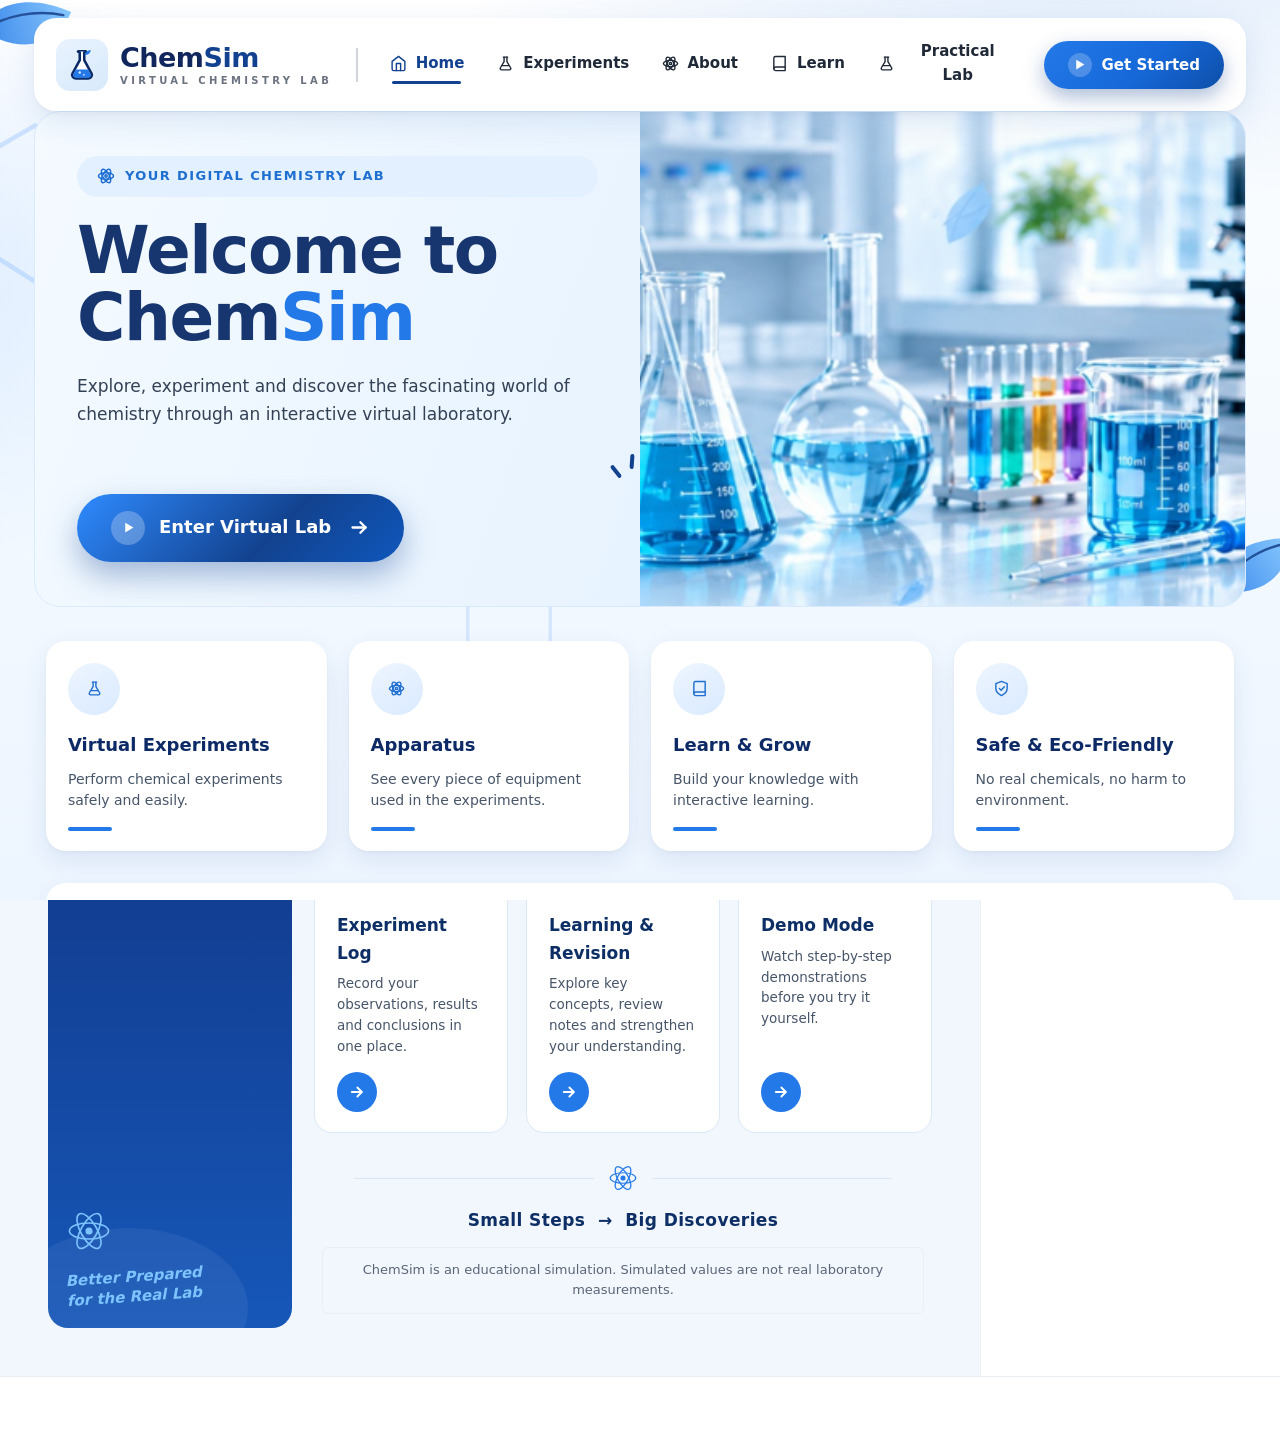
<file: index.html>
<!DOCTYPE html>
<html lang="en">
<head>
  <meta charset="UTF-8">
  <meta name="viewport" content="width=device-width, initial-scale=1.0">
  <title>ChemSim — Interactive Virtual Chemistry Laboratory</title>

  <!-- App-like install (opens standalone like YouTube / WhatsApp) -->
  <link rel="manifest" href="manifest.json">
  <meta name="theme-color" content="#16a34a">
  <meta name="apple-mobile-web-app-capable" content="yes">
  <meta name="apple-mobile-web-app-title" content="ChemSim">
  <link rel="apple-touch-icon" href="frontend/assets/icon-192.png">
  <link rel="icon" type="image/svg+xml" href="frontend/assets/icon.svg">
  
  <!-- Design System & Styles -->
  <link rel="stylesheet" href="frontend/styles/landing.css?v=resp2">
  <link rel="stylesheet" href="frontend/styles/design-system.css?v=theme2">
  <link rel="stylesheet" href="frontend/styles/layout.css?v=theme2">
  <link rel="stylesheet" href="frontend/styles/components.css?v=search1">
  <link rel="stylesheet" href="frontend/styles/laboratory.css?v=theme2">
  <link rel="stylesheet" href="frontend/styles/responsive.css?v=resp2">
</head>
<body>
  <!-- Landing page (shown in front of the app) -->
  <div id="landing"></div>
  <div id="app">
    <!-- Header -->
    <header class="app-header" id="app-header">
      <div class="header-left">
        <button class="btn btn-ghost btn-sm header-menu-btn" id="btn-menu" aria-label="Open menu" aria-expanded="false">
          <svg width="20" height="20" viewBox="0 0 24 24" fill="none" stroke="currentColor" stroke-width="2" stroke-linecap="round"><line x1="3" y1="6" x2="21" y2="6"/><line x1="3" y1="12" x2="21" y2="12"/><line x1="3" y1="18" x2="21" y2="18"/></svg>
        </button>
        <button class="btn btn-ghost btn-sm header-panel-btn" id="btn-panel" aria-label="Show instructions" aria-expanded="false">
          <svg width="20" height="20" viewBox="0 0 24 24" fill="none" stroke="currentColor" stroke-width="2" stroke-linecap="round" stroke-linejoin="round"><path d="M4 19.5A2.5 2.5 0 0 1 6.5 17H20"/><path d="M6.5 2H20v20H6.5A2.5 2.5 0 0 1 4 19.5v-15A2.5 2.5 0 0 1 6.5 2z"/></svg>
        </button>        <button class="btn btn-ghost btn-sm header-home-btn" id="btn-home" aria-label="Home">
          <svg width="20" height="20" viewBox="0 0 24 24" fill="none" stroke="currentColor" stroke-width="2"><path d="M3 9l9-7 9 7v11a2 2 0 0 1-2 2H5a2 2 0 0 1-2-2z"/><polyline points="9 22 9 12 15 12 15 22"/></svg>
        </button>
        <button class="btn btn-ghost btn-sm header-back-btn" id="btn-back" style="display:none;" aria-label="Back">
          <svg width="18" height="18" viewBox="0 0 24 24" fill="none" stroke="currentColor" stroke-width="2"><polyline points="15 18 9 12 15 6"/></svg>
        </button>
        <button class="btn btn-sm header-landing-btn" id="btn-landing" title="Back to first page" aria-label="Back to first page">
          <svg width="16" height="16" viewBox="0 0 24 24" fill="none" stroke="currentColor" stroke-width="2.4" stroke-linecap="round" stroke-linejoin="round"><line x1="19" y1="12" x2="5" y2="12"/><polyline points="11 18 5 12 11 6"/></svg>
          Back
        </button>
        <div class="header-brand">
          <span class="brand-name">ChemSim</span>
        </div>
      </div>
      <div class="header-center" id="header-center"></div>
      <div class="header-right">
        <div class="header-progress" id="header-progress" style="display:none;">
          <span class="progress-label" id="progress-label"></span>
          <div class="progress-bar-container">
            <div class="progress-bar-fill" id="progress-fill"></div>
          </div>
          <span class="progress-pct" id="progress-pct"></span>
        </div>
      </div>
    </header>

    <!-- Body -->
    <div class="app-body">
      <!-- Sidebar -->
      <aside class="app-sidebar" id="app-sidebar">
        <div class="sidebar-section">
          <h3 class="sidebar-heading">Navigation</h3>
          <nav class="sidebar-nav" id="sidebar-nav">
            <button class="sidebar-item active" data-screen="home">
              <svg width="18" height="18" viewBox="0 0 24 24" fill="none" stroke="currentColor" stroke-width="2"><path d="M3 9l9-7 9 7v11a2 2 0 0 1-2 2H5a2 2 0 0 1-2-2z"/><polyline points="9 22 9 12 15 12 15 22"/></svg>
              <span>Home</span>
            </button>
            <button class="sidebar-item" data-screen="pba">
              <svg width="18" height="18" viewBox="0 0 24 24" fill="none" stroke="currentColor" stroke-width="2"><path d="M14 2H6a2 2 0 0 0-2 2v16a2 2 0 0 0 2 2h12a2 2 0 0 0 2-2V8z"/><polyline points="14 2 14 8 20 8"/><line x1="16" y1="13" x2="8" y2="13"/><line x1="16" y1="17" x2="8" y2="17"/></svg>
              <span>PBA Practice</span>
            </button>
            <button class="sidebar-item" data-screen="mystery">
              <svg width="18" height="18" viewBox="0 0 24 24" fill="none" stroke="currentColor" stroke-width="2"><circle cx="11" cy="11" r="8"/><line x1="21" y1="21" x2="16.65" y2="16.65"/></svg>
              <span>Mystery Lab</span>
            </button>
            <button class="sidebar-item" data-screen="log">
              <svg width="18" height="18" viewBox="0 0 24 24" fill="none" stroke="currentColor" stroke-width="2"><path d="M14 2H6a2 2 0 0 0-2 2v16a2 2 0 0 0 2 2h12a2 2 0 0 0 2-2V8z"/><polyline points="14 2 14 8 20 8"/></svg>
              <span>Experiment Log</span>
            </button>
            <button class="sidebar-item" data-screen="revision">
              <svg width="18" height="18" viewBox="0 0 24 24" fill="none" stroke="currentColor" stroke-width="2"><path d="M2 3h6a4 4 0 0 1 4 4v14a3 3 0 0 0-3-3H2z"/><path d="M22 3h-6a4 4 0 0 0-4 4v14a3 3 0 0 1 3-3h7z"/></svg>
              <span>Learning & Revision</span>
            </button>
            <button class="sidebar-item" data-screen="demo">
              <svg width="18" height="18" viewBox="0 0 24 24" fill="none" stroke="currentColor" stroke-width="2"><polygon points="5 3 19 12 5 21 5 3"/></svg>
              <span>Demo Mode</span>
            </button>
          </nav>
        </div>
        <div class="sidebar-section sidebar-experiments" id="sidebar-experiments" style="display:none;">
          <h3 class="sidebar-heading">Experiments</h3>
          <div class="sidebar-experiment-list" id="experiment-list"></div>
        </div>
      </aside>

      <!-- Main Workspace -->
      <main class="app-workspace" id="app-workspace">
        <div class="workspace-content" id="workspace-content"></div>
      </main>

      <!-- Instruction Panel -->
      <aside class="app-instruction-panel" id="instruction-panel">
        <div class="instruction-content" id="instruction-content">
          <div class="instruction-placeholder">
            <svg width="40" height="40" viewBox="0 0 24 24" fill="none" stroke="var(--color-text-light)" stroke-width="1.5"><circle cx="12" cy="12" r="10"/><line x1="12" y1="16" x2="12" y2="12"/><line x1="12" y1="8" x2="12.01" y2="8"/></svg>
            <p>Select an experiment to begin</p>
          </div>
        </div>
      </aside>

      <!-- Mobile overlays: tap outside to close the panels -->
      <div class="app-sidebar__overlay" id="sidebar-overlay"></div>
      <div class="app-instruction-panel__overlay" id="panel-overlay"></div>
    </div>

    <!-- Action Bar -->
    <footer class="app-action-bar" id="app-action-bar">
      <div class="action-left">
        <button class="btn btn-secondary" id="btn-action-back" style="display:none;">
          <svg width="16" height="16" viewBox="0 0 24 24" fill="none" stroke="currentColor" stroke-width="2"><polyline points="15 18 9 12 15 6"/></svg>
          Back
        </button>
      </div>
      <div class="action-center" id="action-center"></div>
      <div class="action-right">
        <button class="btn btn-ghost btn-sm" id="btn-action-reset" style="display:none;">Reset</button>
        <button class="btn btn-primary" id="btn-action-next" style="display:none;">
          Next
          <svg width="16" height="16" viewBox="0 0 24 24" fill="none" stroke="currentColor" stroke-width="2"><polyline points="9 18 15 12 9 6"/></svg>
        </button>
      </div>
    </footer>
  </div>

  <!-- Backend / Domain Layer -->
  <script src="backend/data/experiments.js"></script>
  <script src="backend/data/simulationConfig.js?v=heat2"></script>
  <script src="backend/data/pbaQuestions.js"></script>
  <script src="backend/domain/experimentEngine.js"></script>
  <script src="backend/domain/validationEngine.js"></script>
  <script src="backend/domain/calculationEngine.js"></script>
  <script src="backend/domain/scoringEngine.js"></script>
  <script src="backend/services/experimentService.js"></script>
  <script src="backend/services/pbaService.js"></script>
  <script src="backend/data/mysteryData.js"></script>
  <script src="backend/services/mysteryService.js"></script>
  <script src="backend/services/logService.js"></script>

  <!-- Frontend Services -->
  <script src="frontend/services/apiClient.js"></script>

  <!-- Main Application (defines ChemSim global, must load before screens) -->
  <script src="frontend/app.js?v=resp1"></script>

  <!-- Frontend Components -->
  <script src="frontend/components/AppShell.js"></script>
  <script src="frontend/components/Header.js"></script>
  <script src="frontend/components/ExperimentSidebar.js"></script>
  <script src="frontend/components/ProgressTracker.js"></script>
  <script src="frontend/components/ToolsPanel.js"></script>
  <script src="frontend/components/LaboratoryWorkspace.js?v=m71w1"></script>
  <script src="frontend/components/InstructionPanel.js?v=side1"></script>
  <script src="frontend/components/FeedbackPanel.js"></script>
  <script src="frontend/components/ActionBar.js"></script>

  <!-- Frontend Screens (call ChemSim.registerScreen) -->
  <script src="frontend/screens/HomeScreen.js?v=search1"></script>
  <script src="frontend/screens/ExperimentScreen.js?v=side1"></script>
  <script src="frontend/screens/ResultsScreen.js"></script>
  <script src="frontend/screens/PBAScreen.js"></script>
  <script src="frontend/screens/MysteryLabScreen.js"></script>
  <script src="frontend/screens/LogScreen.js"></script>
  <script src="frontend/screens/RevisionScreen.js"></script>
  <script src="frontend/screens/DemoScreen.js?v=a4beaker1"></script>

  <!-- Frontend Renderers -->
  <script src="frontend/renderers/MysteryToolRenderer.js"></script>
  <script src="frontend/renderers/ChromatographyRenderer.js"></script>
  <script src="frontend/renderers/DistillationRenderer.js"></script>
  <script src="frontend/renderers/TitrationRenderer.js?v=a4stop1"></script>
  <script src="frontend/renderers/GasRenderer.js"></script>
  <script src="frontend/renderers/MinorExperimentRenderer.js?v=m75w2"></script>

  <!-- Landing page (front page) -->
  <script src="frontend/landing.js?v=resp1"></script>
</body>
</html>
</file>
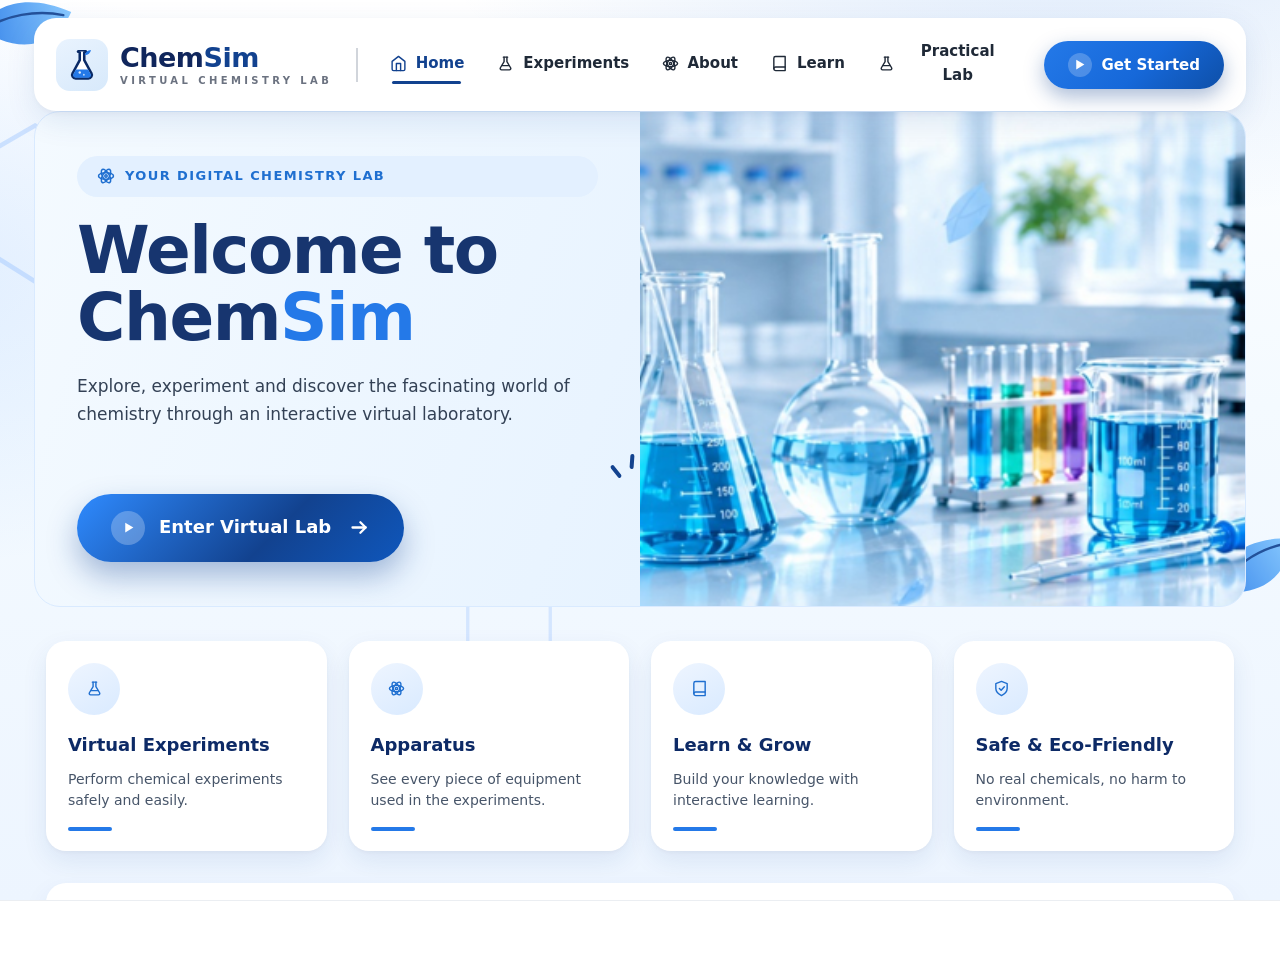
<file: frontend/index.html>
<!DOCTYPE html>
<html lang="en">
<head>
  <meta charset="UTF-8">
  <meta name="viewport" content="width=device-width, initial-scale=1.0">
  <title>ChemSim — Interactive Virtual Chemistry Laboratory</title>

  <!-- App-like install (opens standalone like YouTube / WhatsApp) -->
  <link rel="manifest" href="manifest.json">
  <meta name="theme-color" content="#16a34a">
  <meta name="apple-mobile-web-app-capable" content="yes">
  <meta name="apple-mobile-web-app-title" content="ChemSim">
  <link rel="apple-touch-icon" href="assets/icon-192.png">
  <link rel="icon" type="image/svg+xml" href="assets/icon.svg">
  
  <!-- Design System & Styles -->
  <link rel="stylesheet" href="styles/landing.css?v=resp2">
  <link rel="stylesheet" href="styles/design-system.css?v=theme2">
  <link rel="stylesheet" href="styles/layout.css?v=theme2">
  <link rel="stylesheet" href="styles/components.css?v=search1">
  <link rel="stylesheet" href="styles/laboratory.css?v=theme2">
  <link rel="stylesheet" href="styles/responsive.css?v=resp2">
</head>
<body>
  <!-- Landing page (shown in front of the app) -->
  <div id="landing"></div>
  <div id="app">
    <!-- Header -->
    <header class="app-header" id="app-header">
      <div class="header-left">
        <button class="btn btn-ghost btn-sm header-menu-btn" id="btn-menu" aria-label="Open menu" aria-expanded="false">
          <svg width="20" height="20" viewBox="0 0 24 24" fill="none" stroke="currentColor" stroke-width="2" stroke-linecap="round"><line x1="3" y1="6" x2="21" y2="6"/><line x1="3" y1="12" x2="21" y2="12"/><line x1="3" y1="18" x2="21" y2="18"/></svg>
        </button>
        <button class="btn btn-ghost btn-sm header-panel-btn" id="btn-panel" aria-label="Show instructions" aria-expanded="false">
          <svg width="20" height="20" viewBox="0 0 24 24" fill="none" stroke="currentColor" stroke-width="2" stroke-linecap="round" stroke-linejoin="round"><path d="M4 19.5A2.5 2.5 0 0 1 6.5 17H20"/><path d="M6.5 2H20v20H6.5A2.5 2.5 0 0 1 4 19.5v-15A2.5 2.5 0 0 1 6.5 2z"/></svg>
        </button>        <button class="btn btn-ghost btn-sm header-home-btn" id="btn-home" aria-label="Home">
          <svg width="20" height="20" viewBox="0 0 24 24" fill="none" stroke="currentColor" stroke-width="2"><path d="M3 9l9-7 9 7v11a2 2 0 0 1-2 2H5a2 2 0 0 1-2-2z"/><polyline points="9 22 9 12 15 12 15 22"/></svg>
        </button>
        <button class="btn btn-ghost btn-sm header-back-btn" id="btn-back" style="display:none;" aria-label="Back">
          <svg width="18" height="18" viewBox="0 0 24 24" fill="none" stroke="currentColor" stroke-width="2"><polyline points="15 18 9 12 15 6"/></svg>
        </button>
        <button class="btn btn-sm header-landing-btn" id="btn-landing" title="Back to first page" aria-label="Back to first page">
          <svg width="16" height="16" viewBox="0 0 24 24" fill="none" stroke="currentColor" stroke-width="2.4" stroke-linecap="round" stroke-linejoin="round"><line x1="19" y1="12" x2="5" y2="12"/><polyline points="11 18 5 12 11 6"/></svg>
          Back
        </button>
        <div class="header-brand">
          <span class="brand-name">ChemSim</span>
        </div>
      </div>
      <div class="header-center" id="header-center">
        <span class="header-experiment-title" id="header-title"></span>
        <span class="header-experiment-id" id="header-id"></span>
      </div>
      <div class="header-right">
        <div class="header-progress" id="header-progress">
          <span class="progress-label" id="progress-label"></span>
          <div class="progress-bar-container">
            <div class="progress-bar-fill" id="progress-fill"></div>
          </div>
          <span class="progress-pct" id="progress-pct"></span>
        </div>
      </div>
    </header>

    <!-- Body -->
    <div class="app-body">
      <!-- Sidebar -->
      <aside class="app-sidebar" id="app-sidebar">
        <div class="sidebar-section">
          <h3 class="sidebar-heading">Navigation</h3>
          <nav class="sidebar-nav" id="sidebar-nav">
            <button class="sidebar-item active" data-screen="home">
              <svg width="18" height="18" viewBox="0 0 24 24" fill="none" stroke="currentColor" stroke-width="2"><path d="M3 9l9-7 9 7v11a2 2 0 0 1-2 2H5a2 2 0 0 1-2-2z"/><polyline points="9 22 9 12 15 12 15 22"/></svg>
              <span>Home</span>
            </button>
            <button class="sidebar-item" data-screen="experiment-select">
              <svg width="18" height="18" viewBox="0 0 24 24" fill="none" stroke="currentColor" stroke-width="2"><path d="M9 3h6v11l-3 3-3-3V3z"/><path d="M6 21h12"/></svg>
              <span>Practical Lab</span>
            </button>
            <button class="sidebar-item" data-screen="pba">
              <svg width="18" height="18" viewBox="0 0 24 24" fill="none" stroke="currentColor" stroke-width="2"><path d="M14 2H6a2 2 0 0 0-2 2v16a2 2 0 0 0 2 2h12a2 2 0 0 0 2-2V8z"/><polyline points="14 2 14 8 20 8"/><line x1="16" y1="13" x2="8" y2="13"/><line x1="16" y1="17" x2="8" y2="17"/></svg>
              <span>PBA Practice</span>
            </button>
            <button class="sidebar-item" data-screen="mystery">
              <svg width="18" height="18" viewBox="0 0 24 24" fill="none" stroke="currentColor" stroke-width="2"><circle cx="11" cy="11" r="8"/><line x1="21" y1="21" x2="16.65" y2="16.65"/></svg>
              <span>Mystery Lab</span>
            </button>
            <button class="sidebar-item" data-screen="log">
              <svg width="18" height="18" viewBox="0 0 24 24" fill="none" stroke="currentColor" stroke-width="2"><path d="M14 2H6a2 2 0 0 0-2 2v16a2 2 0 0 0 2 2h12a2 2 0 0 0 2-2V8z"/><polyline points="14 2 14 8 20 8"/></svg>
              <span>Experiment Log</span>
            </button>
            <button class="sidebar-item" data-screen="revision">
              <svg width="18" height="18" viewBox="0 0 24 24" fill="none" stroke="currentColor" stroke-width="2"><path d="M2 3h6a4 4 0 0 1 4 4v14a3 3 0 0 0-3-3H2z"/><path d="M22 3h-6a4 4 0 0 0-4 4v14a3 3 0 0 1 3-3h7z"/></svg>
              <span>Learning & Revision</span>
            </button>
            <button class="sidebar-item" data-screen="demo">
              <svg width="18" height="18" viewBox="0 0 24 24" fill="none" stroke="currentColor" stroke-width="2"><polygon points="5 3 19 12 5 21 5 3"/></svg>
              <span>Demo Mode</span>
            </button>
          </nav>
        </div>
        <div class="sidebar-section sidebar-experiments" id="sidebar-experiments" style="display:none;">
          <h3 class="sidebar-heading">Experiments</h3>
          <div class="sidebar-experiment-list" id="experiment-list"></div>
        </div>
      </aside>

      <!-- Main Workspace -->
      <main class="app-workspace" id="app-workspace">
        <div class="workspace-content" id="workspace-content"></div>
      </main>

      <!-- Instruction Panel -->
      <aside class="app-instruction-panel" id="instruction-panel">
        <div class="instruction-content" id="instruction-content">
          <div class="instruction-placeholder">
            <svg width="40" height="40" viewBox="0 0 24 24" fill="none" stroke="var(--color-text-light)" stroke-width="1.5"><circle cx="12" cy="12" r="10"/><line x1="12" y1="16" x2="12" y2="12"/><line x1="12" y1="8" x2="12.01" y2="8"/></svg>
            <p>Select an experiment to begin</p>
          </div>
        </div>
      </aside>

      <!-- Mobile overlays: tap outside to close the panels -->
      <div class="app-sidebar__overlay" id="sidebar-overlay"></div>
      <div class="app-instruction-panel__overlay" id="panel-overlay"></div>
    </div>

    <!-- Action Bar -->
    <footer class="app-action-bar" id="app-action-bar">
      <div class="action-left">
        <button class="btn btn-secondary" id="btn-action-back" style="display:none;">
          <svg width="16" height="16" viewBox="0 0 24 24" fill="none" stroke="currentColor" stroke-width="2"><polyline points="15 18 9 12 15 6"/></svg>
          Back
        </button>
      </div>
      <div class="action-center" id="action-center">
        <button class="btn btn-primary" id="btn-action-next" style="display:none;">
          Next
          <svg width="16" height="16" viewBox="0 0 24 24" fill="none" stroke="currentColor" stroke-width="2"><polyline points="9 18 15 12 9 6"/></svg>
        </button>
      </div>
      <div class="action-right">
        <button class="btn btn-ghost btn-sm" id="btn-action-reset" style="display:none;">Reset</button>
      </div>
    </footer>
  </div>

  <!-- Backend / Domain Layer -->
  <script src="../backend/data/experiments.js"></script>
  <script src="../backend/data/simulationConfig.js?v=heat2"></script>
  <script src="../backend/data/pbaQuestions.js"></script>
  <script src="../backend/domain/experimentEngine.js"></script>
  <script src="../backend/domain/validationEngine.js"></script>
  <script src="../backend/domain/calculationEngine.js"></script>
  <script src="../backend/domain/scoringEngine.js"></script>
  <script src="../backend/services/experimentService.js"></script>
  <script src="../backend/services/pbaService.js"></script>
  <script src="../backend/services/mysteryService.js"></script>
  <script src="../backend/services/logService.js"></script>

  <!-- Frontend Services -->
  <script src="services/apiClient.js"></script>

  <!-- Frontend Components -->
  <script src="components/AppShell.js"></script>
  <script src="components/Header.js"></script>
  <script src="components/ExperimentSidebar.js"></script>
  <script src="components/ProgressTracker.js"></script>
  <script src="components/ToolsPanel.js"></script>
  <script src="components/LaboratoryWorkspace.js?v=m71w1"></script>
  <script src="components/InstructionPanel.js?v=side1"></script>
  <script src="components/FeedbackPanel.js"></script>
  <script src="components/ActionBar.js"></script>

  <!-- Frontend Screens -->
  <script src="screens/HomeScreen.js?v=search1"></script>
  <script src="screens/ExperimentScreen.js?v=side1"></script>
  <script src="screens/ResultsScreen.js"></script>
  <script src="screens/PBAScreen.js"></script>
  <script src="screens/MysteryLabScreen.js"></script>
  <script src="screens/LogScreen.js"></script>
  <script src="screens/RevisionScreen.js"></script>
  <script src="screens/DemoScreen.js?v=a1mantle1"></script>

  <!-- Frontend Renderers -->
  <script src="renderers/MysteryToolRenderer.js"></script>
  <script src="renderers/ChromatographyRenderer.js"></script>
  <script src="renderers/DistillationRenderer.js"></script>
  <script src="renderers/TitrationRenderer.js"></script>
  <script src="renderers/GasRenderer.js"></script>
  <script src="renderers/MinorExperimentRenderer.js?v=m75w2"></script>

  <!-- Main Application -->
  <script src="app.js?v=resp1"></script>

  <!-- Landing page (front page) -->
  <script src="landing.js?v=resp1"></script>
</body>
</html>
</file>
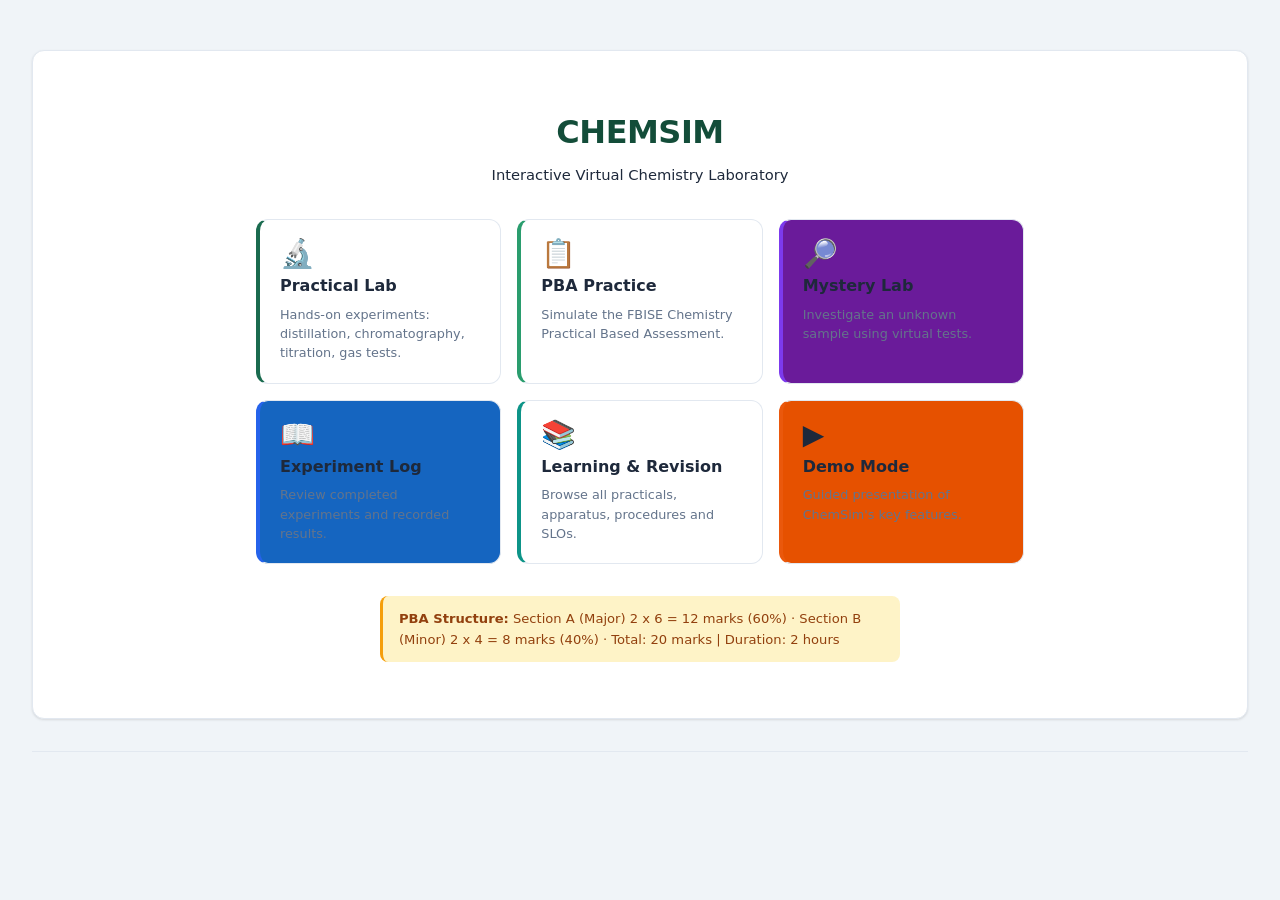
<file: index-old.html>
<!DOCTYPE html>
<html lang="en">
<head>
  <meta charset="UTF-8">
  <meta name="viewport" content="width=device-width, initial-scale=1.0">
  <title>ChemSim — Interactive Virtual Chemistry Laboratory</title>
  <link rel="stylesheet" href="style.css">
</head>
<body>
  <header id="app-header">
    <h1>ChemSim</h1>
    <p class="subtitle">Interactive Virtual Chemistry Laboratory</p>
  </header>

  <main id="app-main">
    <div id="sidebar">
      <h2>Experiments</h2>
      <ul id="practical-list"></ul>
    </div>

    <div id="workspace">
      <div id="stage-header">
        <h2 id="stage-title"></h2>
        <div id="stage-progress"></div>
      </div>

      <div id="stage-content"></div>

      <div id="simulation-area">
        <canvas id="sim-canvas" width="500" height="600"></canvas>
      </div>

      <div id="feedback-area"></div>
      <div id="user-input-area"></div>

      <div id="action-bar">
        <button id="btn-back" class="btn btn-secondary" style="display:none;">Back</button>
        <button id="btn-next" class="btn btn-primary" style="display:none;">Next</button>
      </div>
    </div>
  </main>

  <footer id="app-footer">
    <p>ChemSim — Educational Simulation</p>
    <p class="disclaimer">Simulated values are for educational purposes only and are not real laboratory measurements.</p>
  </footer>

  <script src="script.js"></script>
</body>
</html>
</file>
<file: frontend/styles/landing.css>
/* ================================================================
   ChemSim — Landing page (adds a front page in front of the app)
   Self-contained: only styles #landing, never touches the app UI.
   ================================================================ */

#landing {
  position: fixed;
  inset: 0;
  z-index: 9999;
  overflow-y: auto;
  overflow-x: hidden;
  background:
    radial-gradient(1100px 520px at 85% -10%, rgba(36, 121, 232, 0.16), transparent 60%),
    radial-gradient(900px 500px at -10% 30%, rgba(110, 170, 255, 0.18), transparent 60%),
    linear-gradient(180deg, #ffffff 0%, #f4faff 45%, #edf5ff 100%);
  font-family: 'Segoe UI', system-ui, -apple-system, Roboto, Arial, sans-serif;
  color: #0d2f75;
  -webkit-font-smoothing: antialiased;
  opacity: 1;
  transition: opacity 0.28s ease;
}

#landing.lg-hiding {
  opacity: 0;
  pointer-events: none;
}

#landing * {
  box-sizing: border-box;
}

.lg-wrap {
  position: relative;
  z-index: 2;
  max-width: 1600px;
  margin: 0 auto;
  padding: 18px 34px 0;
}

/* ---------- decorative background ---------- */

.lg-hex {
  position: absolute;
  z-index: 1;
  opacity: 0.5;
  pointer-events: none;
}

.lg-leafbg {
  position: absolute;
  z-index: 1;
  pointer-events: none;
  opacity: 0.85;
}

/* ---------- top navigation ---------- */

.lg-nav {
  position: relative;
  z-index: 5;
  display: flex;
  align-items: center;
  gap: 18px;
  background: #ffffff;
  border-radius: 22px;
  padding: 12px 22px;
  box-shadow: 0 10px 30px rgba(18, 66, 143, 0.10), 0 2px 6px rgba(0, 0, 0, 0.04);
}

.lg-logo {
  display: flex;
  align-items: center;
  gap: 12px;
  text-decoration: none;
  color: inherit;
}

.lg-logo-badge {
  width: 52px;
  height: 52px;
  flex: 0 0 52px;
  border-radius: 14px;
  background: linear-gradient(150deg, #e9f3fe, #d7e9fb);
  display: flex;
  align-items: center;
  justify-content: center;
}

.lg-logo-text {
  display: flex;
  flex-direction: column;
  line-height: 1;
}

.lg-logo-text b {
  font-size: 27px;
  font-weight: 800;
  letter-spacing: -0.5px;
  color: #10265c;
}

.lg-logo-text b span {
  color: #12428f;
}

.lg-logo-text small {
  margin-top: 5px;
  font-size: 10px;
  font-weight: 700;
  letter-spacing: 3.4px;
  color: #6b7280;
}

.lg-nav-div {
  width: 1.5px;
  height: 34px;
  background: #d1d5db;
  margin-left: 6px;
}

.lg-links {
  display: flex;
  align-items: center;
  gap: 6px;
  flex: 1;
}

.lg-link {
  position: relative;
  display: flex;
  align-items: center;
  gap: 9px;
  border: 0;
  background: transparent;
  font: inherit;
  font-size: 16.5px;
  font-weight: 600;
  color: #1f2937;
  padding: 10px 16px 13px;
  border-radius: 12px;
  cursor: pointer;
  transition: color 0.15s ease, background 0.15s ease;
}

.lg-link:hover {
  color: #12428f;
  background: rgba(36, 121, 232, 0.08);
}

.lg-link svg {
  flex: 0 0 auto;
}

.lg-link--active {
  color: #12428f;
}

.lg-link--active::after {
  content: '';
  position: absolute;
  left: 16px;
  right: 16px;
  bottom: 3px;
  height: 3.5px;
  border-radius: 3px;
  background: #12428f;
}

.lg-cta {
  display: flex;
  align-items: center;
  gap: 10px;
  border: 0;
  font: inherit;
  font-size: 16.5px;
  font-weight: 700;
  color: #ffffff;
  background: linear-gradient(135deg, #2479e8 0%, #1668d9 55%, #0e4fa8 100%);
  padding: 13px 26px;
  border-radius: 999px;
  cursor: pointer;
  box-shadow: 0 8px 20px rgba(18, 66, 143, 0.35);
  transition: transform 0.15s ease, box-shadow 0.15s ease;
}

.lg-cta:hover {
  transform: translateY(-2px);
  box-shadow: 0 12px 26px rgba(18, 66, 143, 0.45);
}

.lg-cta .lg-cta-play {
  width: 24px;
  height: 24px;
  border-radius: 50%;
  background: rgba(255, 255, 255, 0.22);
  display: flex;
  align-items: center;
  justify-content: center;
}

/* ---------- hero ---------- */

.lg-hero {
  position: relative;
  z-index: 3;
  display: flex;
  align-items: flex-start;
  gap: 30px;
  padding: 46px 12px 10px;
}

.lg-hero-left {
  flex: 1 1 46%;
  min-width: 320px;
  padding-top: 14px;
}

.lg-eyebrow {
  display: inline-flex;
  align-items: center;
  gap: 10px;
  background: #e3efff;
  color: #0a2a66;
  font-size: 14.5px;
  font-weight: 800;
  letter-spacing: 1.6px;
  padding: 12px 24px;
  border-radius: 999px;
}

.lg-title {
  display: block;
  margin: 26px 0 0;
  font-size: clamp(46px, 6.4vw, 86px);
  line-height: 1.02;
  font-weight: 800;
  letter-spacing: -2px;
  color: #0d2a66;
}

.lg-title span {
  color: #12428f;
}

.lg-underline {
  width: 330px;
  max-width: 70%;
  height: 10px;
  margin: 14px 0 0 6px;
  border-radius: 10px;
  background: linear-gradient(90deg, #2479e8, rgba(36, 121, 232, 0));
  transform: rotate(-1.2deg);
}

.lg-lead {
  margin: 30px 0 0;
  max-width: 560px;
  font-size: 19px;
  line-height: 1.6;
  color: #334155;
}

.lg-enter-row {
  position: relative;
  display: inline-flex;
  align-items: center;
  margin-top: 36px;
}

.lg-enter {
  display: flex;
  align-items: center;
  gap: 14px;
  border: 0;
  font: inherit;
  font-size: 21px;
  font-weight: 800;
  color: #ffffff;
  background: linear-gradient(135deg, #2b8fff 0%, #12428f 55%, #0d5bb8 100%);
  padding: 20px 40px;
  border-radius: 999px;
  cursor: pointer;
  box-shadow: 0 14px 34px rgba(13, 138, 62, 0.4);
  transition: transform 0.15s ease, box-shadow 0.15s ease;
}

.lg-enter:hover {
  transform: translateY(-3px);
  box-shadow: 0 18px 40px rgba(13, 138, 62, 0.5);
}

.lg-enter .lg-enter-play {
  width: 34px;
  height: 34px;
  border-radius: 50%;
  background: rgba(255, 255, 255, 0.25);
  display: flex;
  align-items: center;
  justify-content: center;
}

.lg-enter .lg-enter-arrow {
  font-size: 24px;
  margin-left: 4px;
}

.lg-sparks {
  position: absolute;
  right: -54px;
  top: -14px;
  width: 44px;
  height: 44px;
  pointer-events: none;
}

.lg-sparks i {
  position: absolute;
  display: block;
  width: 4px;
  height: 15px;
  border-radius: 4px;
  background: #12428f;
}

.lg-sparks i:nth-child(1) { left: 6px; top: 14px; transform: rotate(-38deg); }
.lg-sparks i:nth-child(2) { left: 22px; top: 4px; transform: rotate(4deg); }
.lg-sparks i:nth-child(3) { left: 36px; top: 16px; transform: rotate(42deg); }

/* ---------- hero illustration ---------- */

.lg-hero-right {
  position: relative;
  flex: 1 1 54%;
  min-width: 340px;
}

.lg-slogan {
  position: absolute;
  right: 6px;
  top: -18px;
  z-index: 4;
  font-family: 'Segoe Script', 'Brush Script MT', cursive;
  font-size: clamp(24px, 2.6vw, 40px);
  font-style: italic;
  font-weight: 700;
  color: #0a2a66;
  text-align: center;
  line-height: 1.25;
  transform: rotate(-6deg);
  pointer-events: none;
}

.lg-illu {
  display: block;
  width: 100%;
  height: auto;
  max-height: 560px;
}

/* ---------- feature cards ---------- */

.lg-features {
  position: relative;
  z-index: 3;
  display: grid;
  grid-template-columns: repeat(4, 1fr);
  gap: 22px;
  padding: 34px 12px 26px;
}

.lg-card {
  display: flex;
  flex-direction: column;
  align-items: flex-start;
  text-align: left;
  background: #ffffff;
  border: 0;
  border-radius: 20px;
  padding: 24px 24px 22px;
  font: inherit;
  cursor: pointer;
  box-shadow: 0 10px 26px rgba(18, 66, 143, 0.09), 0 2px 5px rgba(0, 0, 0, 0.04);
  transition: transform 0.16s ease, box-shadow 0.16s ease;
}

.lg-card:hover {
  transform: translateY(-5px);
  box-shadow: 0 18px 36px rgba(18, 66, 143, 0.16);
}

.lg-card-icon {
  width: 62px;
  height: 62px;
  border-radius: 50%;
  background: linear-gradient(150deg, #eef5ff, #d9eaff);
  display: flex;
  align-items: center;
  justify-content: center;
  color: #0a2a66;
  margin-bottom: 16px;
}

.lg-card h3 {
  margin: 0;
  font-size: 20.5px;
  font-weight: 800;
  color: #0d2a66;
}

.lg-card p {
  margin: 9px 0 0;
  font-size: 15px;
  line-height: 1.5;
  color: #475569;
}

.lg-card-rule {
  width: 52px;
  height: 5px;
  border-radius: 5px;
  background: #12428f;
  margin-top: 16px;
}

/* ---------- about strip ---------- */

.lg-about {
  position: relative;
  z-index: 3;
  margin: 6px 12px 0;
  background: #ffffff;
  border-radius: 20px;
  padding: 26px 30px;
  box-shadow: 0 10px 26px rgba(18, 66, 143, 0.08);
  scroll-margin-top: 20px;
}

.lg-about h3 {
  margin: 0 0 8px;
  font-size: 21px;
  font-weight: 800;
  color: #0d2a66;
}

.lg-about p {
  margin: 0;
  font-size: 15.5px;
  line-height: 1.6;
  color: #475569;
  max-width: 1100px;
}

/* ---------- bottom wave ---------- */

.lg-wave {
  position: relative;
  z-index: 2;
  margin-top: 30px;
  line-height: 0;
}

.lg-wave svg {
  display: block;
  width: 100%;
  height: auto;
}

/* ---------- responsive ---------- */

@media (max-width: 1100px) {
  .lg-features {
    grid-template-columns: repeat(2, 1fr);
  }
}

@media (max-width: 980px) {
  .lg-wrap {
    padding: 14px 16px 0;
  }
  .lg-nav {
    flex-wrap: wrap;
    gap: 10px;
    padding: 10px 14px;
  }
  .lg-nav-div {
    display: none;
  }
  .lg-links {
    order: 3;
    flex-basis: 100%;
    justify-content: space-between;
    border-top: 1px solid #eef4fb;
    padding-top: 6px;
  }
  .lg-link {
    font-size: 14.5px;
    padding: 8px 8px 11px;
  }
  .lg-cta {
    margin-left: auto;
    padding: 11px 20px;
    font-size: 14.5px;
  }
  .lg-hero {
    flex-direction: column;
    padding-top: 30px;
  }
  .lg-hero-left,
  .lg-hero-right {
    flex-basis: auto;
    width: 100%;
  }
  .lg-slogan {
    top: -6px;
    font-size: 24px;
  }
  .lg-sparks {
    display: none;
  }
}

@media (max-width: 620px) {
  .lg-features {
    grid-template-columns: 1fr;
  }
  .lg-link span {
    display: none;
  }
  .lg-logo-text b {
    font-size: 22px;
  }
  .lg-enter {
    font-size: 17px;
    padding: 16px 26px;
  }
}

/* ---------- Safe & Eco-Friendly modal ---------- */

.lg-modal {
  position: fixed;
  inset: 0;
  z-index: 10001;
  display: flex;
  align-items: center;
  justify-content: center;
  padding: 22px;
  background: rgba(9, 30, 16, 0.55);
  opacity: 0;
  transition: opacity 0.25s ease;
}

.lg-modal[hidden] {
  display: none;
}

.lg-modal.lg-modal--open {
  opacity: 1;
}

.lg-modal-card {
  position: relative;
  width: 100%;
  max-width: 560px;
  max-height: 90vh;
  overflow-y: auto;
  background: #ffffff;
  border-radius: 22px;
  padding: 30px 30px 26px;
  box-shadow: 0 30px 60px rgba(6, 40, 20, 0.35);
  transform: translateY(26px) scale(0.94);
  opacity: 0;
  transition: transform 0.32s cubic-bezier(0.2, 0.9, 0.3, 1.25), opacity 0.28s ease;
}

.lg-modal.lg-modal--open .lg-modal-card {
  transform: none;
  opacity: 1;
}

.lg-modal-close {
  position: absolute;
  top: 14px;
  right: 16px;
  width: 38px;
  height: 38px;
  border: 0;
  border-radius: 50%;
  background: #f0f7ff;
  color: #0a2a66;
  font-size: 24px;
  line-height: 1;
  cursor: pointer;
  transition: background 0.15s ease, transform 0.2s ease;
}

.lg-modal-close:hover {
  background: #e3efff;
  transform: rotate(90deg);
}

.lg-modal-head {
  display: flex;
  align-items: center;
  gap: 14px;
  margin-bottom: 18px;
  padding-right: 44px;
}

.lg-modal-head h3 {
  margin: 0;
  font-size: 24px;
  font-weight: 800;
  color: #0d2a66;
}

.lg-modal-ico--head {
  flex: 0 0 52px;
  width: 52px;
  height: 52px;
  border-radius: 50%;
  background: linear-gradient(150deg, #eef5ff, #d9eaff);
  display: flex;
  align-items: center;
  justify-content: center;
  color: #0a2a66;
}

.lg-modal-list {
  display: flex;
  flex-direction: column;
}

.lg-modal-item {
  display: flex;
  align-items: flex-start;
  gap: 14px;
  background: #f5faff;
  border: 1px solid #e0edfc;
  border-radius: 16px;
  padding: 14px 16px;
  margin-top: 12px;
  opacity: 0;
  transform: translateX(-16px);
  transition: opacity 0.4s ease, transform 0.4s ease;
}

.lg-modal.lg-modal--open .lg-modal-item {
  opacity: 1;
  transform: none;
}

.lg-modal.lg-modal--open .lg-modal-item:nth-child(1) { transition-delay: 0.14s; }
.lg-modal.lg-modal--open .lg-modal-item:nth-child(2) { transition-delay: 0.22s; }
.lg-modal.lg-modal--open .lg-modal-item:nth-child(3) { transition-delay: 0.30s; }
.lg-modal.lg-modal--open .lg-modal-item:nth-child(4) { transition-delay: 0.38s; }

.lg-modal-ico {
  flex: 0 0 44px;
  width: 44px;
  height: 44px;
  border-radius: 50%;
  background: #e3efff;
  display: flex;
  align-items: center;
  justify-content: center;
  font-size: 21px;
}

.lg-modal-txt b {
  display: block;
  font-size: 16.5px;
  font-weight: 800;
  color: #0d2a66;
}

.lg-modal-txt p {
  margin: 4px 0 0;
  font-size: 14.5px;
  line-height: 1.5;
  color: #475569;
}

@media (max-width: 620px) {
  .lg-modal-card {
    padding: 24px 18px 20px;
  }
  .lg-modal-ico {
    flex: 0 0 38px;
    width: 38px;
    height: 38px;
    font-size: 18px;
  }
}

/* ---- Apparatus gallery modal ---- */
.lg-app-note {
  margin: 2px 0 12px;
  font-size: 13.5px;
  color: #475569;
  text-align: center;
}
.lg-app-wrap {
  max-height: min(58vh, 460px);
  overflow-y: auto;
  padding-right: 4px;
}
.lg-app-grid {
  display: grid;
  grid-template-columns: repeat(4, 1fr);
  gap: 12px;
}
.lg-app-item {
  background: #f4f9ff;
  border: 1px solid #d9eaff;
  border-radius: 14px;
  padding: 10px 8px;
  text-align: center;
}
.lg-app-item b {
  display: block;
  margin-top: 6px;
  font-size: 12px;
  color: #0d2a66;
  font-weight: 700;
  line-height: 1.25;
}
.lg-app-ico svg {
  width: 44px;
  height: 44px;
  display: block;
  margin: 0 auto;
}
@media (max-width: 700px) {
  .lg-app-grid {
    grid-template-columns: repeat(3, 1fr);
  }
}

/* ---- Landing hero photo ---- */
.lg-hero-right .lg-illu {
  display: none;
}
.lg-hero-photo {
  display: block;
  width: 100%;
  height: auto;
  max-height: 560px;
  object-fit: cover;
  border-radius: 18px;
  border: 1px solid #d9eaff;
  box-shadow: 0 18px 42px rgba(10, 42, 102, 0.18);
  position: relative;
  z-index: 2;
}
.lg-slogan {
  text-shadow: 0 0 10px #ffffff, 0 0 6px #ffffff, 0 0 3px #ffffff;
}

/* ---- Static per design reference: no animation ---- */
#landing,
.lg-modal,
.lg-modal-card,
.lg-modal-item {
  transition: none !important;
}
.lg-slogan {
  display: none;
}

/* ================= EXACT PIC RESTYLE + FULLY STATIC ================= */
/* lg-pic-exact: zero animation, layout per design reference */
#landing, #landing *, #landing *::before, #landing *::after {
  transition: none !important;
  animation: none !important;
}
.lg-cta:hover, .lg-enter:hover, .lg-card:hover, .lg-modal-close:hover {
  transform: none !important;
}

/* hero = banner card, photo flush to right edge */
.lg-hero {
  align-items: stretch;
  gap: 0;
  padding: 0;
  background: linear-gradient(110deg, #f4faff 0%, #e9f4ff 48%, #dceeff 100%);
  border: 1px solid #d9eaff;
  border-radius: 26px;
  overflow: hidden;
  min-height: 400px;
}
.lg-hero-left {
  flex: 1 1 50%;
  min-width: 0;
  padding: 44px 42px;
  display: flex;
  flex-direction: column;
  justify-content: center;
}
.lg-hero-right {
  flex: 0 0 50%;
  min-width: 0;
  position: relative;
}
.lg-hero-photo {
  position: absolute;
  top: 0;
  right: 0;
  bottom: 0;
  left: 0;
  width: 100%;
  height: 100%;
  max-height: none;
  object-fit: cover;
  border: 0;
  border-radius: 0;
  box-shadow: none;
}
.lg-underline {
  display: none;
}

/* sizes/colors per picture */
.lg-eyebrow {
  font-size: 13px;
  letter-spacing: 1.4px;
  padding: 10px 20px;
  color: #1f6fd0;
  background: #e3f0ff;
}
.lg-title {
  font-size: clamp(40px, 5.2vw, 66px);
  letter-spacing: -1.5px;
  margin-top: 20px;
  color: #17356f;
}
.lg-title span {
  color: #2479e8;
}
.lg-lead {
  font-size: 17px;
  margin-top: 22px;
  max-width: 520px;
}
.lg-enter {
  font-size: 18px;
  padding: 17px 34px;
  margin-top: 30px;
  box-shadow: 0 14px 30px rgba(18, 66, 143, 0.35);
  background: linear-gradient(135deg, #2f8bff 0%, #12428f 60%, #0f57bc 100%);
}
.lg-link {
  font-size: 15px;
  padding: 9px 14px 12px;
}
.lg-cta {
  font-size: 15px;
  padding: 12px 24px;
}
.lg-card {
  padding: 22px 22px 20px;
}
.lg-card h3 {
  font-size: 18px;
}
.lg-card p {
  font-size: 14px;
}
.lg-card-rule {
  background: #2479e8;
  width: 44px;
  height: 4px;
}
.lg-card-icon {
  width: 52px;
  height: 52px;
  color: #1f6fd0;
}
.lg-modal {
  background: rgba(10, 42, 102, 0.55);
}

/* decorations: light blue, static, behind content (no overlap) */
.lg-hex {
  opacity: 0.55;
  z-index: 1;
}
.lg-leafbg {
  opacity: 0.9;
  z-index: 1;
}
.lg-enter:hover { box-shadow: 0 14px 30px rgba(18, 66, 143, 0.35); }

/* ---- lg-app-real: realistic apparatus gallery ---- */
.lg-app-item {
  background: #ffffff;
  border: 1px solid #e3edf8;
  border-radius: 16px;
  padding: 14px 10px 12px;
  box-shadow: 0 6px 16px rgba(18, 66, 143, 0.08);
}
.lg-app-ico svg {
  width: 52px;
  height: 52px;
}
.lg-app-item b {
  font-size: 12.5px;
}

/* ================================================================
   RESPONSIVE PASS — resp1
   Hamburger menu on phones, hero fixes, overflow safety.
   ================================================================ */

/* burger hidden on tablet/desktop */
.lg-burger {
  display: none;
}

/* ---- 980px and below: stacked hero must not overflow ---- */
@media (max-width: 980px) {
  .lg-hero-left,
  .lg-hero-right {
    min-width: 0;
  }

  .lg-hero-left {
    padding: 32px 26px;
  }

  /* hero photo is absolutely positioned — the panel needs a real height */
  .lg-hero-right {
    min-height: 280px;
    height: 280px;
  }

  .lg-hero {
    min-height: 0;
  }
}

/* ---- 760px and below: professional hamburger menu ---- */
@media (max-width: 760px) {
  .lg-burger {
    display: inline-flex;
    flex-direction: column;
    align-items: center;
    justify-content: center;
    gap: 5px;
    width: 46px;
    height: 46px;
    flex: 0 0 46px;
    padding: 0;
    border: 0;
    border-radius: 12px;
    background: #eef5ff;
    cursor: pointer;
    margin-left: 10px;
  }

  .lg-burger i {
    display: block;
    width: 22px;
    height: 2.6px;
    border-radius: 3px;
    background: #12428f;
  }

  .lg-nav--open .lg-burger i:nth-child(1) {
    transform: translateY(7.6px) rotate(45deg);
  }

  .lg-nav--open .lg-burger i:nth-child(2) {
    opacity: 0;
  }

  .lg-nav--open .lg-burger i:nth-child(3) {
    transform: translateY(-7.6px) rotate(-45deg);
  }

  .lg-cta {
    margin-left: auto;
  }

  /* links collapse into a dropdown panel below the nav bar */
  .lg-links {
    display: none;
    position: absolute;
    top: 100%;
    left: 0;
    right: 0;
    width: auto;
    flex-basis: auto;
    order: 0;
    flex-direction: column;
    align-items: stretch;
    justify-content: flex-start;
    gap: 2px;
    margin-top: 8px;
    padding: 8px;
    background: #ffffff;
    border-top: 1px solid #eef4fb;
    border-radius: 0 0 18px 18px;
    box-shadow: 0 18px 34px rgba(18, 66, 143, 0.18);
    z-index: 30;
  }

  .lg-nav--open .lg-links {
    display: flex;
  }

  .lg-link {
    justify-content: flex-start;
    min-height: 46px;
    font-size: 15.5px;
    padding: 11px 14px;
    border-radius: 12px;
  }

  /* show full link text inside the dropdown (never icons only) */
  .lg-link span {
    display: inline;
  }

  .lg-link--active::after {
    display: none;
  }

  .lg-link--active {
    background: rgba(36, 121, 232, 0.10);
    border-radius: 12px;
  }
}

/* ---- 620px and below: compact nav + phone sizing ---- */
@media (max-width: 620px) {
  .lg-logo-badge {
    width: 40px;
    height: 40px;
    flex: 0 0 40px;
  }

  .lg-logo-text small {
    display: none;
  }

  .lg-cta {
    padding: 10px 16px;
    font-size: 14px;
    gap: 6px;
  }

  .lg-cta .lg-cta-play {
    width: 20px;
    height: 20px;
  }

  .lg-hero-left {
    padding: 26px 20px;
  }

  .lg-hero-right {
    min-height: 230px;
    height: 230px;
  }

  .lg-eyebrow {
    font-size: 11.5px;
    letter-spacing: 1px;
    padding: 9px 16px;
  }

  .lg-title {
    letter-spacing: -1px;
  }

  .lg-lead {
    font-size: 15.5px;
  }

  .lg-enter {
    width: 100%;
    justify-content: center;
    padding: 16px 20px;
    font-size: 16.5px;
  }

  .lg-enter-row {
    display: flex;
    width: 100%;
    max-width: 100%;
  }

  .lg-about {
    padding: 20px 18px;
    margin: 6px 8px 0;
  }

  .lg-modal-card {
    padding: 24px 16px 20px;
    border-radius: 18px;
  }
}

/* ---- 480px and below: keep the nav header on ONE row ---- */
@media (max-width: 480px) {
  .lg-nav {
    flex-wrap: nowrap;
    gap: 8px;
  }

  .lg-logo-text b {
    font-size: 19px;
  }

  .lg-cta {
    padding: 9px 12px;
    font-size: 13px;
    gap: 5px;
    white-space: nowrap;
  }

  .lg-cta .lg-cta-play {
    display: none;
  }

  .lg-burger {
    margin-left: 6px;
  }
}

/* ---- 360px and below: smallest phones ---- */
@media (max-width: 360px) {
  .lg-cta {
    display: none;
  }

  .lg-burger {
    margin-left: auto;
  }

  .lg-app-grid {
    grid-template-columns: repeat(2, 1fr);
  }

  .lg-hero-right {
    min-height: 200px;
    height: 200px;
  }
}
</file>
<file: frontend/styles/design-system.css>
/* Design System - Laboratory-Inspired CSS Variables and Reset */

:root {
  /* Colors - Laboratory-inspired */
  --color-bg: #f2f7fd;
  --color-surface: #ffffff;
  --color-surface-elevated: #ffffff;
  --color-primary: #12428f;
  --color-primary-light: #2479e8;
  --color-primary-dark: #0a2a66;
  --color-primary-50: rgba(18, 66, 143, 0.05);
  --color-primary-100: rgba(18, 66, 143, 0.1);
  --color-text: #1a2332;
  --color-text-secondary: #5a6577;
  --color-text-light: #8892a0;
  --color-border: #dce0e6;
  --color-border-light: #ebeef2;
  --color-success: #0d9e5f;
  --color-success-dark: #087a47;
  --color-success-100: rgba(13, 158, 95, 0.1);
  --color-success-bg: #e8f8ef;
  --color-error: #dc3545;
  --color-error-bg: #fdf0f1;
  --color-warning: #f0ad4e;
  --color-warning-bg: #fef8ec;
  --color-info: #2479e8;
  --color-info-bg: #eaf3ff;

  /* Typography */
  --font-sans: "Inter", "Segoe UI", system-ui, -apple-system, sans-serif;
  --font-mono: "JetBrains Mono", "Fira Code", "Consolas", monospace;
  --text-xs: 0.75rem;
  --text-sm: 0.8125rem;
  --text-base: 0.9375rem;
  --text-lg: 1.0625rem;
  --text-xl: 1.25rem;
  --text-2xl: 1.5rem;
  --text-3xl: 1.875rem;

  /* Spacing */
  --space-1: 0.25rem;
  --space-2: 0.5rem;
  --space-3: 0.75rem;
  --space-4: 1rem;
  --space-5: 1.25rem;
  --space-6: 1.5rem;
  --space-8: 2rem;
  --space-10: 2.5rem;
  --space-12: 3rem;

  /* Shadows */
  --shadow-xs: 0 1px 2px rgba(0,0,0,0.04);
  --shadow-sm: 0 1px 3px rgba(0,0,0,0.06), 0 1px 2px rgba(0,0,0,0.04);
  --shadow-md: 0 4px 6px -1px rgba(0,0,0,0.07), 0 2px 4px -1px rgba(0,0,0,0.04);
  --shadow-lg: 0 10px 15px -3px rgba(0,0,0,0.08), 0 4px 6px -2px rgba(0,0,0,0.03);
  --shadow-xl: 0 20px 25px -5px rgba(0,0,0,0.08), 0 10px 10px -5px rgba(0,0,0,0.02);

  /* Border radius */
  --radius-sm: 4px;
  --radius-md: 6px;
  --radius-lg: 8px;
  --radius-xl: 12px;
  --radius-full: 9999px;

  /* Transitions */
  --transition-fast: 150ms ease;
  --transition-base: 200ms ease;
  --transition-slow: 300ms ease;

  /* Z-index layers */
  --z-base: 1;
  --z-dropdown: 100;
  --z-sticky: 200;
  --z-modal: 300;
  --z-tooltip: 400;
}

/* CSS Reset */
*,
*::before,
*::after {
  box-sizing: border-box;
  margin: 0;
  padding: 0;
}

html {
  scroll-behavior: smooth;
  -webkit-text-size-adjust: 100%;
}

body {
  font-family: var(--font-sans);
  font-size: var(--text-base);
  line-height: 1.6;
  color: var(--color-text);
  background-color: var(--color-bg);
  -webkit-font-smoothing: antialiased;
  -moz-osx-font-smoothing: grayscale;
  min-height: 100vh;
}

img, svg {
  display: block;
  max-width: 100%;
}

a {
  color: inherit;
  text-decoration: none;
}

ul, ol {
  list-style: none;
}

button {
  cursor: pointer;
  font: inherit;
  border: none;
  background: none;
}

input, textarea, select {
  font: inherit;
}

table {
  border-collapse: collapse;
  border-spacing: 0;
}

::-webkit-scrollbar {
  width: 6px;
  height: 6px;
}

::-webkit-scrollbar-track {
  background: transparent;
}

::-webkit-scrollbar-thumb {
  background: var(--color-border);
  border-radius: var(--radius-full);
}

::-webkit-scrollbar-thumb:hover {
  background: var(--color-text-light);
}
</file>
<file: frontend/styles/layout.css>
/* Application Layout */

#app {
  display: flex;
  flex-direction: column;
  min-height: 100vh;
  width: 100%;
}

/* Header */
.app-header {
  position: fixed;
  top: 0;
  left: 0;
  right: 0;
  height: 56px;
  background-color: #ffffff;
  color: var(--color-primary-dark);
  border-bottom: 1px solid #d9e6f8;
  display: flex;
  align-items: center;
  padding: 0 var(--space-5);
  gap: var(--space-4);
  z-index: var(--z-sticky);
  box-shadow: var(--shadow-md);
}

.header-left {
  display: flex;
  align-items: center;
  gap: var(--space-2);
}

.header-home-btn,
.header-back-btn {
  color: var(--color-primary-dark);
  padding: var(--space-1);
}

.header-brand {
  margin-left: var(--space-2);
}

.brand-name {
  font-weight: 700;
  font-size: var(--text-lg);
  letter-spacing: 0.5px;
}

.header-center {
  flex: 1;
  display: flex;
  flex-direction: column;
  min-width: 0;
}

.header-experiment-title {
  font-weight: 500;
  font-size: var(--text-sm);
  white-space: nowrap;
  overflow: hidden;
  text-overflow: ellipsis;
}

.header-experiment-id {
  font-size: var(--text-xs);
  opacity: 0.7;
}

.header-right {
  display: flex;
  align-items: center;
  gap: var(--space-4);
}

.header-progress {
  display: flex;
  align-items: center;
  gap: var(--space-3);
}

.progress-label {
  font-size: var(--text-xs);
  opacity: 0.8;
  white-space: nowrap;
}

.progress-bar-container {
  width: 120px;
  height: 4px;
  background-color: rgba(255,255,255,0.2);
  border-radius: var(--radius-full);
  overflow: hidden;
}

.progress-bar-fill {
  height: 100%;
  background-color: var(--color-primary-light);
  border-radius: var(--radius-full);
  transition: width var(--transition-base);
}

.progress-pct {
  font-size: var(--text-xs);
  opacity: 0.8;
  min-width: 30px;
}

/* Body */
.app-body {
  display: flex;
  flex: 1;
  margin-top: 56px;
  min-height: calc(100vh - 56px);
}

/* Sidebar */
.app-sidebar {
  width: 260px;
  min-width: 260px;
  background-color: var(--color-surface);
  border-right: 1px solid var(--color-border-light);
  overflow-y: auto;
  display: flex;
  flex-direction: column;
}

.sidebar-section {
  padding: var(--space-3) 0;
}

.sidebar-section + .sidebar-section {
  border-top: 1px solid var(--color-border-light);
}

.sidebar-heading {
  padding: var(--space-2) var(--space-4);
  font-size: var(--text-xs);
  font-weight: 600;
  color: var(--color-text-light);
  text-transform: uppercase;
  letter-spacing: 0.05em;
}

.sidebar-nav {
  display: flex;
  flex-direction: column;
  gap: var(--space-1);
  padding: 0 var(--space-2);
}

.sidebar-item {
  display: flex;
  align-items: center;
  gap: var(--space-3);
  padding: var(--space-2) var(--space-3);
  border-radius: var(--radius-md);
  font-size: var(--text-sm);
  color: var(--color-text);
  background: none;
  border: none;
  cursor: pointer;
  text-align: left;
  width: 100%;
  transition: background var(--transition-fast);
}

.sidebar-item:hover {
  background-color: var(--color-primary-50);
}

.sidebar-item.active {
  background-color: var(--color-primary-100);
  color: var(--color-primary-dark);
  font-weight: 600;
}

.sidebar-item svg {
  flex-shrink: 0;
  opacity: 0.7;
}

.sidebar-item.active svg {
  opacity: 1;
}

.sidebar-experiment-list {
  padding: 0 var(--space-2);
}

.experiment-group {
  margin-bottom: var(--space-3);
}

.experiment-group-title {
  padding: var(--space-1) var(--space-3);
  font-size: var(--text-xs);
  font-weight: 600;
  color: var(--color-text-light);
  text-transform: uppercase;
  letter-spacing: 0.05em;
}

.experiment-item {
  display: flex;
  align-items: flex-start;
  gap: var(--space-2);
  padding: var(--space-2) var(--space-3);
  border-radius: var(--radius-md);
  font-size: var(--text-sm);
  color: var(--color-text);
  background: none;
  border: none;
  cursor: pointer;
  text-align: left;
  width: 100%;
  transition: background var(--transition-fast);
}

.experiment-item:hover {
  background-color: var(--color-primary-50);
}

.experiment-item-id {
  font-weight: 600;
  color: var(--color-primary);
  min-width: 36px;
  flex-shrink: 0;
}

.experiment-item-title {
  color: var(--color-text-secondary);
  font-size: var(--text-xs);
  line-height: 1.4;
}

/* Workspace */
.app-workspace {
  flex: 1;
  min-width: 0;
  display: flex;
  flex-direction: column;
  background-color: var(--color-bg);
  position: relative;
  overflow-y: auto;
}

.workspace-content {
  flex: 1;
  padding: var(--space-6);
}

/* Instruction Panel */
.app-instruction-panel {
  width: 300px;
  min-width: 300px;
  background-color: var(--color-surface);
  border-left: 1px solid var(--color-border-light);
  overflow-y: auto;
  display: flex;
  flex-direction: column;
}

.instruction-content {
  flex: 1;
  padding: var(--space-4);
}

.instruction-placeholder {
  display: flex;
  flex-direction: column;
  align-items: center;
  justify-content: center;
  height: 100%;
  gap: var(--space-3);
  color: var(--color-text-light);
  text-align: center;
  padding: var(--space-6);
}

.instruction-panel-content {
  display: flex;
  flex-direction: column;
  gap: var(--space-4);
}

.instruction-card {
  background: var(--color-bg);
  border-radius: var(--radius-lg);
  padding: var(--space-4);
  border: 1px solid var(--color-border-light);
}

.instruction-stage {
  font-size: var(--text-sm);
  font-weight: 600;
  color: var(--color-primary);
  text-transform: uppercase;
  letter-spacing: 0.05em;
  margin-bottom: var(--space-3);
}

.instruction-body {
  font-size: var(--text-sm);
  line-height: 1.6;
  color: var(--color-text-secondary);
}

.instruction-body ul {
  padding-left: var(--space-5);
  margin: var(--space-2) 0;
}

.instruction-body li {
  margin-bottom: var(--space-1);
}

.instruction-highlight {
  font-weight: 600;
  color: var(--color-primary-dark);
}

.instruction-formula {
  font-family: var(--font-mono);
  font-size: var(--text-sm);
  background: var(--color-bg);
  padding: var(--space-3);
  border-radius: var(--radius-md);
  border: 1px solid var(--color-border-light);
  margin: var(--space-2) 0;
}

/* Action Bar */
.app-action-bar {
  height: 60px;
  min-height: 60px;
  display: flex;
  align-items: center;
  justify-content: space-between;
  padding: 0 var(--space-5);
  background-color: var(--color-surface);
  border-top: 1px solid var(--color-border-light);
}

.action-left,
.action-center,
.action-right {
  display: flex;
  align-items: center;
  gap: var(--space-3);
}

.action-left {
  flex: 1;
}

.action-right {
  flex: 1;
  justify-content: flex-end;
}

.action-center {
  display: flex;
  align-items: center;
  gap: var(--space-3);
  flex-wrap: wrap;
  justify-content: center;
}

.stage-next-btn-wrap {
  display: flex;
  justify-content: flex-end;
  padding: var(--space-4) 0 var(--space-2) 0;
}

.stage-next-btn {
  padding: var(--space-2) var(--space-5);
  font-size: var(--text-sm);
  font-weight: 600;
}

/* ===== Header — Back button to first page (landing) ===== */
.app-header .header-landing-btn {
  display: inline-flex;
  align-items: center;
  gap: 6px;
  background: #ffffff;
  color: var(--color-primary);
  font-weight: 700;
  font-size: var(--text-sm);
  border: 0;
  border-radius: var(--radius-full);
  padding: 6px 14px;
  cursor: pointer;
  box-shadow: var(--shadow-sm);
  transition: background var(--transition-fast), transform var(--transition-fast);
}

.app-header .header-landing-btn:hover {
  background: #e3efff;
  transform: translateX(-2px);
}
</file>
<file: frontend/styles/components.css>
/* Reusable Component Styles */

/* Buttons */
.btn {
  display: inline-flex;
  align-items: center;
  justify-content: center;
  gap: var(--space-2);
  font-weight: 500;
  border-radius: var(--radius-md);
  transition: all var(--transition-fast);
  white-space: nowrap;
  user-select: none;
  cursor: pointer;
}

.btn-sm {
  padding: var(--space-1) var(--space-3);
  font-size: var(--text-xs);
  height: 32px;
}

.btn-md {
  padding: var(--space-2) var(--space-4);
  font-size: var(--text-sm);
  height: 36px;
}

.btn-lg {
  padding: var(--space-2) var(--space-5);
  font-size: var(--text-base);
  height: 42px;
}

.btn-primary {
  background-color: var(--color-primary);
  color: #ffffff;
}

.btn-primary:hover {
  background-color: var(--color-primary-light);
}

.btn-primary:active {
  background-color: var(--color-primary-dark);
}

.btn-secondary {
  background-color: var(--color-surface);
  color: var(--color-text);
  border: 1px solid var(--color-border);
}

.btn-secondary:hover {
  background-color: var(--color-bg);
  border-color: var(--color-text-light);
}

.btn-accent {
  background-color: var(--color-primary-light);
  color: #ffffff;
}

.btn-accent:hover {
  background-color: var(--color-primary);
}

.btn-ghost {
  background-color: transparent;
  color: var(--color-text-secondary);
}

.btn-ghost:hover {
  background-color: var(--color-primary-50);
  color: var(--color-primary);
}

.btn-danger {
  background-color: var(--color-error);
  color: #ffffff;
}

.btn-danger:hover {
  background-color: #c82333;
}

.btn:disabled {
  opacity: 0.5;
  cursor: not-allowed;
  pointer-events: none;
}

/* Card */
.card {
  background-color: var(--color-surface);
  border: 1px solid var(--color-border-light);
  border-radius: var(--radius-lg);
  box-shadow: var(--shadow-sm);
  overflow: hidden;
}

.card-header {
  padding: var(--space-4) var(--space-5);
  border-bottom: 1px solid var(--color-border-light);
  display: flex;
  align-items: center;
  justify-content: space-between;
}

.card-header__title {
  font-weight: 600;
  font-size: var(--text-base);
}

.card-body {
  padding: var(--space-5);
}

.card-footer {
  padding: var(--space-3) var(--space-5);
  border-top: 1px solid var(--color-border-light);
  background-color: var(--color-bg);
  display: flex;
  align-items: center;
  justify-content: flex-end;
  gap: var(--space-3);
}

/* Badge */
.badge {
  display: inline-flex;
  align-items: center;
  padding: 2px var(--space-2);
  font-size: var(--text-xs);
  font-weight: 500;
  border-radius: var(--radius-full);
  line-height: 1.4;
}

.badge-success {
  background-color: var(--color-success-bg);
  color: var(--color-success);
}

.badge-warning {
  background-color: var(--color-warning-bg);
  color: #b8860b;
}

.badge-error {
  background-color: var(--color-error-bg);
  color: var(--color-error);
}

.badge-info {
  background-color: var(--color-info-bg);
  color: var(--color-info);
}

/* Forms */
.form-group {
  margin-bottom: var(--space-4);
}

.form-label {
  display: block;
  margin-bottom: var(--space-2);
  font-size: var(--text-sm);
  font-weight: 500;
  color: var(--color-text);
}

.form-input,
.form-textarea,
.form-select {
  width: 100%;
  padding: var(--space-2) var(--space-3);
  font-size: var(--text-sm);
  color: var(--color-text);
  background-color: var(--color-surface);
  border: 1px solid var(--color-border);
  border-radius: var(--radius-md);
  transition: border-color var(--transition-fast), box-shadow var(--transition-fast);
}

.form-input:focus,
.form-textarea:focus,
.form-select:focus {
  outline: none;
  border-color: var(--color-primary);
  box-shadow: 0 0 0 3px var(--color-primary-50);
}

.form-textarea {
  min-height: 80px;
  resize: vertical;
}

.form-select {
  appearance: none;
  background-image: url("data:image/svg+xml,%3Csvg xmlns='http://www.w3.org/2000/svg' width='12' height='12' viewBox='0 0 12 12'%3E%3Cpath fill='%235a6577' d='M6 8L1 3h10z'/%3E%3C/svg%3E");
  background-repeat: no-repeat;
  background-position: right var(--space-3) center;
  padding-right: var(--space-8);
}

/* Feedback */
.feedback {
  padding: var(--space-3) var(--space-4);
  border-radius: var(--radius-md);
  font-size: var(--text-sm);
  display: flex;
  align-items: flex-start;
  gap: var(--space-3);
  line-height: 1.5;
}

.feedback-correct {
  background-color: var(--color-success-bg);
  color: var(--color-success);
  border: 1px solid rgba(13, 158, 95, 0.2);
}

.feedback-incorrect {
  background-color: var(--color-error-bg);
  color: var(--color-error);
  border: 1px solid rgba(220, 53, 69, 0.2);
}

.feedback-info {
  background-color: var(--color-info-bg);
  color: var(--color-info);
  border: 1px solid rgba(74, 144, 217, 0.2);
}

/* Progress Bar */
.progress-bar {
  width: 100%;
  height: 8px;
  background-color: var(--color-border-light);
  border-radius: var(--radius-full);
  overflow: hidden;
}

.progress-bar__fill {
  height: 100%;
  background-color: var(--color-primary);
  border-radius: var(--radius-full);
  transition: width var(--transition-slow);
}

.progress-bar--sm {
  height: 4px;
}

.progress-bar--lg {
  height: 12px;
}

.progress-bar__percentage {
  font-size: var(--text-xs);
  color: var(--color-text-secondary);
  margin-top: var(--space-1);
}

/* Step Indicator */
.step-indicator {
  display: flex;
  align-items: center;
  gap: var(--space-2);
}

.step-indicator__step {
  width: 28px;
  height: 28px;
  border-radius: var(--radius-full);
  display: flex;
  align-items: center;
  justify-content: center;
  font-size: var(--text-xs);
  font-weight: 600;
  border: 2px solid var(--color-border);
  color: var(--color-text-light);
  background-color: var(--color-surface);
  transition: all var(--transition-fast);
}

.step-indicator__connector {
  flex: 1;
  height: 2px;
  background-color: var(--color-border);
  min-width: 20px;
}

.step-indicator__connector--completed {
  background-color: var(--color-primary);
}

.step-completed .step-indicator__step {
  background-color: var(--color-primary);
  border-color: var(--color-primary);
  color: #ffffff;
}

.step-current .step-indicator__step {
  border-color: var(--color-primary);
  color: var(--color-primary);
  box-shadow: 0 0 0 3px var(--color-primary-50);
}

.step-locked .step-indicator__step {
  opacity: 0.5;
  cursor: not-allowed;
}

/* Tool Item */
.tool-item {
  display: flex;
  align-items: center;
  gap: var(--space-3);
  padding: var(--space-3) var(--space-3);
  border-radius: var(--radius-md);
  cursor: pointer;
  transition: all var(--transition-fast);
  border: 1px solid transparent;
}

.tool-item:hover {
  background-color: var(--color-primary-50);
  border-color: var(--color-primary-100);
}

.tool-item--selected {
  background-color: var(--color-primary-100);
  border-color: var(--color-primary);
}

.tool-item--disabled {
  opacity: 0.5;
  cursor: not-allowed;
}

.tool-item__icon {
  width: 36px;
  height: 36px;
  display: flex;
  align-items: center;
  justify-content: center;
  border-radius: var(--radius-md);
  background-color: var(--color-bg);
  color: var(--color-primary);
  font-size: var(--text-lg);
}

.tool-item__info {
  flex: 1;
  min-width: 0;
}

.tool-item__name {
  font-size: var(--text-sm);
  font-weight: 500;
  color: var(--color-text);
}

.tool-item__description {
  font-size: var(--text-xs);
  color: var(--color-text-light);
  white-space: nowrap;
  overflow: hidden;
  text-overflow: ellipsis;
}

/* Modal */
.modal-overlay {
  position: fixed;
  inset: 0;
  background-color: rgba(0, 0, 0, 0.5);
  display: flex;
  align-items: center;
  justify-content: center;
  z-index: var(--z-modal);
  opacity: 0;
  visibility: hidden;
  transition: all var(--transition-base);
}

.modal-overlay--active {
  opacity: 1;
  visibility: visible;
}

.modal {
  background-color: var(--color-surface);
  border-radius: var(--radius-xl);
  box-shadow: var(--shadow-xl);
  width: 90%;
  max-width: 480px;
  max-height: 80vh;
  overflow: hidden;
  transform: translateY(10px);
  transition: transform var(--transition-base);
}

.modal-overlay--active .modal {
  transform: translateY(0);
}

.modal__header {
  padding: var(--space-5);
  border-bottom: 1px solid var(--color-border-light);
  display: flex;
  align-items: center;
  justify-content: space-between;
}

.modal__title {
  font-size: var(--text-lg);
  font-weight: 600;
}

.modal__close {
  width: 32px;
  height: 32px;
  display: flex;
  align-items: center;
  justify-content: center;
  border-radius: var(--radius-md);
  color: var(--color-text-light);
  transition: all var(--transition-fast);
}

.modal__close:hover {
  background-color: var(--color-bg);
  color: var(--color-text);
}

.modal__body {
  padding: var(--space-5);
  overflow-y: auto;
  max-height: calc(80vh - 130px);
}

.modal__footer {
  padding: var(--space-4) var(--space-5);
  border-top: 1px solid var(--color-border-light);
  display: flex;
  justify-content: flex-end;
  gap: var(--space-3);
}

/* Tooltip */
.tooltip {
  position: relative;
}

.tooltip__content {
  position: absolute;
  bottom: calc(100% + 8px);
  left: 50%;
  transform: translateX(-50%);
  padding: var(--space-2) var(--space-3);
  background-color: var(--color-text);
  color: #ffffff;
  font-size: var(--text-xs);
  border-radius: var(--radius-md);
  white-space: nowrap;
  pointer-events: none;
  opacity: 0;
  visibility: hidden;
  transition: all var(--transition-fast);
  z-index: var(--z-tooltip);
}

.tooltip__content::after {
  content: '';
  position: absolute;
  top: 100%;
  left: 50%;
  transform: translateX(-50%);
  border: 4px solid transparent;
  border-top-color: var(--color-text);
}

.tooltip:hover .tooltip__content {
  opacity: 1;
  visibility: visible;
}

/* Divider */
.divider {
  height: 1px;
  background-color: var(--color-border-light);
  margin: var(--space-4) 0;
}

.divider--vertical {
  width: 1px;
  height: auto;
  margin: 0 var(--space-3);
}

/* Chip */
.chip {
  display: inline-flex;
  align-items: center;
  gap: var(--space-1);
  padding: var(--space-1) var(--space-3);
  font-size: var(--text-xs);
  font-weight: 500;
  border-radius: var(--radius-full);
  background-color: var(--color-bg);
  color: var(--color-text-secondary);
  border: 1px solid var(--color-border);
}

.chip--primary {
  background-color: var(--color-primary-50);
  color: var(--color-primary);
  border-color: var(--color-primary-100);
}

.chip--success {
  background-color: var(--color-success-bg);
  color: var(--color-success);
  border-color: rgba(13, 158, 95, 0.2);
}

.chip--warning {
  background-color: var(--color-warning-bg);
  color: #b8860b;
  border-color: rgba(240, 173, 78, 0.3);
}

.chip--error {
  background-color: var(--color-error-bg);
  color: var(--color-error);
  border-color: rgba(220, 53, 69, 0.2);
}

.chip-info {
  background-color: var(--color-info-bg);
  color: var(--color-info);
  border-color: rgba(74, 144, 217, 0.2);
}

.chip-sm {
  padding: 0 var(--space-2);
  font-size: 0.65rem;
  height: 20px;
}

.chip__remove {
  display: inline-flex;
  align-items: center;
  justify-content: center;
  width: 14px;
  height: 14px;
  border-radius: var(--radius-full);
  cursor: pointer;
  opacity: 0.6;
  transition: opacity var(--transition-fast);
}

.chip__remove:hover {
  opacity: 1;
}

/* Table */
.table {
  width: 100%;
  border-collapse: collapse;
}

.table th,
.table td {
  padding: var(--space-3) var(--space-4);
  text-align: left;
  border-bottom: 1px solid var(--color-border-light);
}

.table th {
  font-size: var(--text-xs);
  font-weight: 600;
  color: var(--color-text-secondary);
  text-transform: uppercase;
  letter-spacing: 0.05em;
  background-color: var(--color-bg);
}

.table tbody tr:hover {
  background-color: var(--color-primary-50);
}

.table tbody tr:last-child td {
  border-bottom: none;
}

.table--compact th,
.table--compact td {
  padding: var(--space-2) var(--space-3);
}

/* Experiment Screen Styles */
.stage-card {
  background: var(--color-surface);
  border-radius: var(--radius-lg);
  padding: var(--space-5);
  margin-bottom: var(--space-4);
  border: 1px solid var(--color-border-light);
}

.stage-card-title {
  font-size: var(--text-lg);
  font-weight: 600;
  color: var(--color-text);
  margin-bottom: var(--space-3);
}

.tool-options {
  display: flex;
  flex-wrap: wrap;
  gap: var(--space-3);
  margin: var(--space-3) 0;
}

.sim-note {
  background: var(--color-bg);
  border: 1px solid var(--color-border-light);
  border-radius: var(--radius-md);
  padding: var(--space-3);
  font-size: var(--text-sm);
  color: var(--color-text-secondary);
  margin-top: var(--space-3);
}

.detail-row {
  display: flex;
  align-items: baseline;
  gap: var(--space-2);
  margin-bottom: var(--space-2);
  font-size: var(--text-sm);
}

.detail-label {
  font-weight: 600;
  color: var(--color-text);
}

.detail-value {
  color: var(--color-text-secondary);
}

.equipment-list {
  display: flex;
  flex-direction: column;
  gap: var(--space-2);
  margin: var(--space-3) 0;
  padding: 0;
  list-style: none;
}

.equipment-item {
  background: var(--color-bg);
  border-radius: var(--radius-md);
  padding: var(--space-3);
  border: 1px solid var(--color-border-light);
}

.equipment-name {
  font-weight: 600;
  font-size: var(--text-sm);
  color: var(--color-text);
}

.equipment-desc {
  font-size: var(--text-xs);
  color: var(--color-text-secondary);
  margin-top: var(--space-1);
}

.subsection-title {
  font-size: var(--text-base);
  font-weight: 600;
  color: var(--color-text);
  margin: var(--space-4) 0 var(--space-2);
}

.text-success { color: #28a745; font-weight: 600; }
.text-danger { color: #dc3545; font-weight: 600; }
.text-secondary { color: var(--color-text-secondary); }
.text-center { text-align: center; }

.color-dot {
  display: inline-block;
  width: 16px;
  height: 16px;
  border-radius: 50%;
  border: 1px solid var(--color-border-light);
  vertical-align: middle;
  margin-right: var(--space-2);
}

.rf-input {
  display: flex;
  flex-direction: column;
  gap: var(--space-2);
  margin: var(--space-3) 0;
}

.rf-input label {
  font-size: var(--text-sm);
  font-weight: 500;
}

.rf-input input {
  width: 100%;
  padding: var(--space-2) var(--space-3);
  border: 1px solid var(--color-border);
  border-radius: var(--radius-md);
  font-size: var(--text-sm);
}

.rf-feedback {
  padding: var(--space-2) var(--space-3);
  border-radius: var(--radius-md);
  font-size: var(--text-sm);
  margin-top: var(--space-2);
}

.rf-correct {
  background: #d4edda;
  color: #155724;
}

.rf-incorrect {
  background: #f8d7da;
  color: #721c24;
}

.form-range {
  width: 100%;
  margin: var(--space-2) 0;
}

.form-range input[type="range"],
input.form-range[type="range"] {
  -webkit-appearance: none;
  appearance: none;
  width: 100%;
  height: 10px;
  background: linear-gradient(to right, #4a90d9, #2563eb);
  border-radius: 5px;
  outline: none;
  cursor: pointer;
  display: block;
}

.form-range input[type="range"]::-webkit-slider-thumb,
input.form-range[type="range"]::-webkit-slider-thumb {
  -webkit-appearance: none;
  appearance: none;
  width: 24px;
  height: 24px;
  background: #fff;
  border: 3px solid #2563eb;
  border-radius: 50%;
  cursor: pointer;
  box-shadow: 0 2px 6px rgba(0,0,0,0.25);
}

.form-range input[type="range"]::-moz-range-thumb,
input.form-range[type="range"]::-moz-range-thumb {
  width: 24px;
  height: 24px;
  background: #fff;
  border: 3px solid #2563eb;
  border-radius: 50%;
  cursor: pointer;
  box-shadow: 0 2px 6px rgba(0,0,0,0.25);
}

.form-range label {
  display: block;
  font-size: var(--text-sm);
  font-weight: 500;
  margin-bottom: var(--space-1);
}

.action-stopcock-label {
  font-size: var(--text-sm);
  font-weight: 600;
  white-space: nowrap;
}

.action-stopcock-range {
  width: 150px;
  margin: 0;
}

.module-header {
  text-align: center;
  padding: var(--space-8) var(--space-4);
  background: linear-gradient(135deg, var(--color-primary-50), var(--color-primary-100));
  border-radius: var(--radius-lg);
  margin-bottom: var(--space-6);
}

.module-header h2 {
  font-size: var(--text-2xl);
  font-weight: 700;
  color: var(--color-primary-dark);
  margin-bottom: var(--space-2);
}

.module-header p {
  font-size: var(--text-base);
  color: var(--color-text-secondary);
}

.module-card {
  background: var(--color-surface);
  border: 1px solid var(--color-border-light);
  border-radius: var(--radius-lg);
  padding: var(--space-5);
  cursor: pointer;
  transition: box-shadow var(--transition-fast), transform var(--transition-fast);
}

.module-card:hover {
  box-shadow: var(--shadow-md);
  transform: translateY(-2px);
}

.module-card h3 {
  font-size: var(--text-base);
  font-weight: 600;
  color: var(--color-text);
  margin-bottom: var(--space-2);
}

.module-card p {
  font-size: var(--text-sm);
  color: var(--color-text-secondary);
  line-height: 1.5;
}

.module-card .module-tag {
  display: inline-block;
  font-size: var(--text-xs);
  font-weight: 600;
  padding: var(--space-1) var(--space-2);
  border-radius: var(--radius-sm);
  margin-top: var(--space-3);
}

.module-tag--major {
  background: var(--color-primary-100);
  color: var(--color-primary-dark);
}

.module-tag--minor {
  background: var(--color-success-100);
  color: var(--color-success-dark);
}

/* Home Screen */
.home-screen {
  max-width: 900px;
  margin: 0 auto;
  padding: var(--space-6);
}

.home-hero {
  text-align: center;
  padding: var(--space-10) var(--space-4);
  margin-bottom: var(--space-6);
}

.home-title {
  font-size: 2rem;
  font-weight: 700;
  color: var(--color-primary-dark);
  margin-bottom: var(--space-3);
}

.home-subtitle {
  font-size: var(--text-lg);
  color: var(--color-text-secondary);
  margin-bottom: var(--space-4);
}

.home-description {
  font-size: var(--text-base);
  color: var(--color-text-secondary);
  line-height: 1.6;
  max-width: 600px;
  margin: 0 auto;
}

.home-modules {
  display: grid;
  grid-template-columns: repeat(auto-fill, minmax(280px, 1fr));
  gap: var(--space-4);
}

.home-footer {
  text-align: center;
  padding: var(--space-8) var(--space-4);
  margin-top: var(--space-6);
  border-top: 1px solid var(--color-border-light);
  color: var(--color-text-light);
  font-size: var(--text-sm);
}

/* Experiment screen wrapper */
.experiment-screen {
  display: flex;
  flex-direction: column;
  gap: var(--space-4);
}

/* ============================================================
   PBA Practice Styles
   ============================================================ */

.pba-screen {
  display: flex;
  flex-direction: column;
  gap: var(--space-4);
  padding: var(--space-4);
}

.pba-overview {
  margin-bottom: var(--space-4);
}

.pba-session-cta {
  background: linear-gradient(135deg, rgba(37, 99, 235, 0.08), rgba(14, 165, 233, 0.06));
  border: 1px solid rgba(37, 99, 235, 0.25);
  border-radius: var(--radius-lg);
  padding: var(--space-5);
  margin-bottom: var(--space-5);
  display: flex;
  flex-direction: column;
  gap: var(--space-2);
  align-items: flex-start;
}

.pba-session-cta .text-secondary {
  margin: 0;
  font-size: 0.9rem;
}

.pba-session-btn {
  font-weight: 600;
}

.pba-q-exp-tag.pba-session-progress {
  background: rgba(37, 99, 235, 0.12);
  border: 1px solid rgba(37, 99, 235, 0.35);
  color: var(--color-primary);
}

.pba-question-list {
  display: grid;
  grid-template-columns: repeat(auto-fill, minmax(300px, 1fr));
  gap: var(--space-4);
  margin-bottom: var(--space-6);
}

.pba-q-card {
  cursor: pointer;
  text-align: left;
  width: 100%;
  transition: transform var(--transition-fast), box-shadow var(--transition-fast);
  border: 2px solid transparent;
}

.pba-q-card:hover {
  transform: translateY(-2px);
  box-shadow: var(--shadow-md);
  border-color: var(--color-primary);
}

.pba-q-header {
  display: flex;
  justify-content: space-between;
  align-items: center;
  margin-bottom: var(--space-2);
}

.pba-q-exp {
  background: var(--color-primary-100);
  color: var(--color-primary-dark);
  padding: var(--space-1) var(--space-2);
  border-radius: var(--radius-sm);
  font-size: var(--text-xs);
  font-weight: 600;
}

.pba-q-marks {
  color: var(--color-text-secondary);
  font-size: var(--text-xs);
  font-weight: 500;
}

.subsection-title {
  font-size: var(--text-lg);
  font-weight: 600;
  color: var(--color-text);
  margin: var(--space-4) 0 var(--space-3) 0;
  padding-bottom: var(--space-2);
  border-bottom: 2px solid var(--color-border-light);
}

/* PBA Practice View */
.pba-practice {
  max-width: 750px;
}

.pba-q-title {
  display: flex;
  align-items: center;
  gap: var(--space-3);
  margin-bottom: var(--space-4);
}

.pba-q-title h3 {
  margin: 0;
  font-size: var(--text-xl);
}

.pba-q-exp-tag {
  background: var(--color-primary-100);
  color: var(--color-primary-dark);
  padding: var(--space-1) var(--space-2);
  border-radius: var(--radius-sm);
  font-size: var(--text-xs);
  font-weight: 600;
}

.pba-progress-bar {
  height: 4px;
  background: var(--color-border-light);
  border-radius: 2px;
  margin-bottom: var(--space-6);
  overflow: hidden;
}

.pba-progress-fill {
  height: 100%;
  background: var(--color-primary);
  border-radius: 2px;
  transition: width var(--transition-normal);
}

.pba-question {
  margin-bottom: var(--space-6);
}

.pba-part {
  background: var(--color-surface);
  border: 1px solid var(--color-border);
  border-radius: var(--radius-md);
  padding: var(--space-5);
}

.pba-part-num {
  font-size: var(--text-xs);
  text-transform: uppercase;
  letter-spacing: 0.05em;
  color: var(--color-text-light);
  margin-bottom: var(--space-2);
}

.pba-part-q {
  font-size: var(--text-base);
  line-height: 1.6;
  margin-bottom: var(--space-4);
}

/* MCQ Options */
.pba-mcq {
  display: flex;
  flex-direction: column;
  gap: var(--space-2);
}

.pba-mcq-option {
  display: flex;
  align-items: flex-start;
  gap: var(--space-3);
  padding: var(--space-3);
  border: 1px solid var(--color-border);
  border-radius: var(--radius-md);
  cursor: pointer;
  transition: all var(--transition-fast);
}

.pba-mcq-option:hover {
  background: var(--color-primary-50);
  border-color: var(--color-primary);
}

.pba-mcq-option input[type="radio"] {
  margin-top: 2px;
  accent-color: var(--color-primary);
}

.pba-mcq-text {
  font-size: var(--text-sm);
  line-height: 1.5;
}

/* Short Answer */
.pba-textarea {
  width: 100%;
  padding: var(--space-3);
  border: 1px solid var(--color-border);
  border-radius: var(--radius-md);
  font-family: var(--font-sans);
  font-size: var(--text-sm);
  line-height: 1.6;
  resize: vertical;
  transition: border-color var(--transition-fast);
}

.pba-textarea:focus {
  outline: none;
  border-color: var(--color-primary);
  box-shadow: 0 0 0 3px var(--color-primary-50);
}

/* Calculation */
.pba-calc {
  display: flex;
  flex-direction: column;
  gap: var(--space-3);
}

.pba-calc-formula {
  background: var(--color-info-bg);
  padding: var(--space-2) var(--space-3);
  border-radius: var(--radius-sm);
  font-family: var(--font-mono);
  font-size: var(--text-sm);
}

.pba-calc-given ul {
  margin: var(--space-1) 0 0 var(--space-4);
  padding: 0;
}

.pba-calc-given li {
  font-size: var(--text-sm);
  margin-bottom: var(--space-1);
}

.pba-calc-input-wrap {
  display: flex;
  align-items: center;
  gap: var(--space-2);
}

.pba-calc-input {
  padding: var(--space-2) var(--space-3);
  border: 1px solid var(--color-border);
  border-radius: var(--radius-md);
  font-size: var(--text-sm);
  width: 160px;
  font-family: var(--font-mono);
}

.pba-calc-input:focus {
  outline: none;
  border-color: var(--color-primary);
  box-shadow: 0 0 0 3px var(--color-primary-50);
}

.pba-calc-unit {
  color: var(--color-text-secondary);
  font-size: var(--text-sm);
}

/* Match */
.pba-match {
  display: flex;
  flex-direction: column;
  gap: var(--space-3);
}

.pba-match-row {
  display: flex;
  align-items: center;
  gap: var(--space-3);
}

.pba-match-left {
  font-weight: 600;
  min-width: 80px;
  font-size: var(--text-sm);
}

.pba-match-arrow {
  color: var(--color-text-light);
}

.pba-match-select {
  flex: 1;
  padding: var(--space-2) var(--space-3);
  border: 1px solid var(--color-border);
  border-radius: var(--radius-md);
  font-size: var(--text-sm);
  background: var(--color-surface);
}

.pba-match-select:focus {
  outline: none;
  border-color: var(--color-primary);
}

/* Navigation */
.pba-nav {
  display: flex;
  justify-content: space-between;
  align-items: center;
  padding-top: var(--space-4);
  border-top: 1px solid var(--color-border-light);
}

/* Instructions Panel */
.pba-instructions {
  padding: var(--space-4);
}

.pba-inst-header {
  display: flex;
  justify-content: space-between;
  margin-bottom: var(--space-3);
}

.pba-inst-qnum {
  font-weight: 600;
  font-size: var(--text-sm);
}

.pba-inst-marks {
  color: var(--color-primary);
  font-weight: 600;
  font-size: var(--text-sm);
}

.pba-inst-type {
  color: var(--color-text-secondary);
  font-size: var(--text-xs);
  text-transform: uppercase;
  letter-spacing: 0.05em;
}

.pba-inst-hint {
  background: var(--color-warning-bg);
  border-left: 3px solid var(--color-warning);
  padding: var(--space-3);
  border-radius: 0 var(--radius-sm) var(--radius-sm) 0;
  margin-top: var(--space-3);
}

.pba-inst-hint p {
  margin: 0;
  font-size: var(--text-sm);
}

/* Review Phase */
.pba-review {
  max-width: 750px;
}

.pba-part-review {
  margin-bottom: var(--space-3);
}

.pba-part-review.pba-correct {
  border-left: 3px solid var(--color-success);
}

.pba-part-review.pba-incorrect {
  border-left: 3px solid var(--color-error);
}

.pba-review-header {
  display: flex;
  justify-content: space-between;
  align-items: center;
  margin-bottom: var(--space-2);
}

.pba-score-badge {
  padding: var(--space-1) var(--space-2);
  border-radius: var(--radius-sm);
  font-size: var(--text-xs);
  font-weight: 700;
}

.badge-correct {
  background: var(--color-success-bg);
  color: var(--color-success-dark);
}

.badge-incorrect {
  background: var(--color-error-bg);
  color: var(--color-error);
}

.pba-review-answer {
  margin: var(--space-2) 0;
  font-size: var(--text-sm);
}

.pba-review-correct {
  margin: var(--space-1) 0;
  font-size: var(--text-sm);
  color: var(--color-success-dark);
}

/* Result Phase */
.pba-result {
  max-width: 600px;
  text-align: center;
}

.pba-result-header h3 {
  margin-bottom: var(--space-1);
}

.pba-result-header p {
  color: var(--color-text-secondary);
  margin-bottom: var(--space-6);
}

.pba-result-score {
  display: flex;
  align-items: center;
  justify-content: center;
  gap: var(--space-8);
  margin-bottom: var(--space-6);
}

.pba-score-circle {
  width: 120px;
  height: 120px;
  border-radius: 50%;
  border: 4px solid;
  display: flex;
  flex-direction: column;
  align-items: center;
  justify-content: center;
  background: var(--color-surface);
}

.pba-score-num {
  font-size: var(--text-3xl);
  font-weight: 700;
  line-height: 1;
}

.pba-score-total {
  font-size: var(--text-sm);
  color: var(--color-text-secondary);
}

.pba-grade {
  font-size: var(--text-2xl);
  font-weight: 700;
  margin-bottom: var(--space-1);
}

.pba-result-breakdown {
  text-align: left;
  margin-bottom: var(--space-6);
}

.pba-breakdown-table {
  width: 100%;
  border-collapse: collapse;
  margin-top: var(--space-3);
  font-size: var(--text-sm);
}

.pba-breakdown-table th,
.pba-breakdown-table td {
  padding: var(--space-2) var(--space-3);
  border: 1px solid var(--color-border);
  text-align: center;
}

.pba-breakdown-table th {
  background: var(--color-bg);
  font-weight: 600;
}

.row-correct {
  background: var(--color-success-bg);
}

.row-incorrect {
  background: var(--color-error-bg);
}

.row-partial {
  background: var(--color-warning-bg);
}

/* ============================================================
   PBA Inline Feedback Styles
   ============================================================ */

.pba-inline-feedback {
  margin-top: var(--space-3);
  padding: var(--space-3) var(--space-4);
  border-radius: var(--radius-md);
  border-left: 4px solid;
}

.feedback-correct {
  background: var(--color-success-bg);
  border-left-color: var(--color-success);
}

.feedback-partial {
  background: var(--color-warning-bg);
  border-left-color: var(--color-warning);
}

.feedback-incorrect {
  background: var(--color-error-bg);
  border-left-color: var(--color-error);
}

.pba-feedback-header {
  display: flex;
  align-items: center;
  gap: var(--space-2);
  margin-bottom: var(--space-2);
}

.pba-feedback-icon {
  font-size: var(--text-lg);
  font-weight: 700;
}

.feedback-correct .pba-feedback-icon {
  color: var(--color-success);
}

.feedback-partial .pba-feedback-icon {
  color: var(--color-warning);
}

.feedback-incorrect .pba-feedback-icon {
  color: var(--color-error);
}

.pba-feedback-score {
  font-weight: 600;
  font-size: var(--text-sm);
}

.pba-feedback-your {
  margin: var(--space-1) 0;
  font-size: var(--text-sm);
}

.pba-feedback-correct-text {
  margin: var(--space-1) 0;
  font-size: var(--text-sm);
  color: var(--color-success-dark);
}

.pba-part-answered {
  opacity: 0.7;
  border-left: 3px solid var(--color-border);
}

.pba-previous-part {
  margin-top: var(--space-3);
}

.pba-final-result {
  margin-top: var(--space-6);
  padding-top: var(--space-6);
  border-top: 2px solid var(--color-border);
}

.pba-final-result h3 {
  text-align: center;
  margin-bottom: var(--space-4);
  color: var(--color-text);
}

/* ============================================================
   Mystery Lab Styles
   ============================================================ */

.mystery-screen {
  display: flex;
  flex-direction: column;
  gap: var(--space-4);
  padding: var(--space-4);
}

.mystery-samples-grid {
  display: grid;
  grid-template-columns: repeat(auto-fill, minmax(300px, 1fr));
  gap: var(--space-4);
}

.mystery-sample-card {
  cursor: pointer;
  text-align: left;
  width: 100%;
  transition: transform var(--transition-fast), box-shadow var(--transition-fast);
  border: 2px solid transparent;
}

.mystery-sample-card:hover {
  transform: translateY(-2px);
  box-shadow: var(--shadow-md);
  border-color: #6a1b9a;
}

.mystery-sample-header {
  display: flex;
  justify-content: space-between;
  align-items: center;
  margin-bottom: var(--space-2);
}

.mystery-sample-badge {
  background: #f3e5f5;
  color: #6a1b9a;
  padding: var(--space-1) var(--space-2);
  border-radius: var(--radius-sm);
  font-size: var(--text-xs);
  font-weight: 600;
}

.mystery-sample-marks {
  color: var(--color-text-secondary);
  font-size: var(--text-xs);
  font-weight: 500;
}

.mystery-sample-tests {
  color: var(--color-text-light);
  font-size: var(--text-xs);
  margin-top: var(--space-2);
}

/* Investigate Phase */
.mystery-investigate {
  max-width: 820px;
}

.mystery-q-title {
  display: flex;
  align-items: center;
  gap: var(--space-3);
  margin-bottom: var(--space-3);
}

.mystery-q-title h3 {
  margin: 0;
  font-size: var(--text-xl);
}

.mystery-badge {
  background: #f3e5f5;
  color: #6a1b9a;
  padding: var(--space-1) var(--space-2);
  border-radius: var(--radius-sm);
  font-size: var(--text-xs);
  font-weight: 600;
}

.mystery-description {
  margin-bottom: var(--space-4);
  color: var(--color-text-secondary);
  line-height: 1.6;
}

.mystery-progress-bar {
  height: 4px;
  background: var(--color-border-light);
  border-radius: 2px;
  margin-bottom: var(--space-2);
  overflow: hidden;
}

.mystery-progress-fill {
  height: 100%;
  background: #6a1b9a;
  border-radius: 2px;
  transition: width var(--transition-normal);
}

.mystery-progress-text {
  font-size: var(--text-xs);
  color: var(--color-text-light);
  margin-bottom: var(--space-4);
}

/* Test Buttons */
.mystery-test-buttons {
  display: flex;
  flex-wrap: wrap;
  gap: var(--space-2);
  margin-bottom: var(--space-4);
}

.mystery-test-btn {
  display: inline-flex;
  align-items: center;
  gap: var(--space-2);
  padding: var(--space-2) var(--space-4);
  background: var(--color-surface);
  border: 2px solid var(--color-border);
  border-radius: var(--radius-md);
  cursor: pointer;
  font-size: var(--text-sm);
  font-weight: 500;
  transition: all var(--transition-fast);
}

.mystery-test-btn:hover:not(:disabled) {
  border-color: #6a1b9a;
  background: #f3e5f5;
}

.mystery-test-btn:disabled {
  opacity: 0.6;
  cursor: default;
}

.mystery-test-done {
  border-color: var(--color-success);
  background: var(--color-success-bg);
}

.mystery-test-icon {
  font-size: var(--text-lg);
}

.mystery-test-check {
  color: var(--color-success);
  font-weight: 700;
}

/* Test Detail */
.mystery-test-detail {
  background: var(--color-surface);
  border: 1px solid var(--color-border);
  border-radius: var(--radius-md);
  padding: var(--space-5);
  margin-bottom: var(--space-4);
}

.mystery-test-detail-header {
  margin-bottom: var(--space-3);
}

.mystery-test-detail-header h4 {
  margin: 0;
  font-size: var(--text-lg);
}

.mystery-test-steps {
  display: flex;
  flex-direction: column;
  gap: var(--space-3);
}

.mystery-perform-btn {
  align-self: flex-start;
  margin-top: var(--space-2);
}

.mystery-observation {
  background: var(--color-info-bg);
  border-left: 3px solid var(--color-info);
  padding: var(--space-3);
  border-radius: 0 var(--radius-sm) var(--radius-sm) 0;
}

.mystery-observation h5,
.mystery-interpretation h5 {
  margin: 0 0 var(--space-1) 0;
  font-size: var(--text-sm);
  text-transform: uppercase;
  letter-spacing: 0.05em;
  color: var(--color-text-light);
}

.mystery-obs-text,
.mystery-int-text {
  margin: 0;
  font-size: var(--text-sm);
  line-height: 1.5;
}

.mystery-interpretation {
  background: var(--color-success-bg);
  border-left: 3px solid var(--color-success);
  padding: var(--space-3);
  border-radius: 0 var(--radius-sm) var(--radius-sm) 0;
}

.mystery-note {
  margin-top: var(--space-2);
}

.mystery-note label {
  display: block;
  margin-bottom: var(--space-1);
  font-size: var(--text-sm);
}

.mystery-textarea {
  width: 100%;
  padding: var(--space-2) var(--space-3);
  border: 1px solid var(--color-border);
  border-radius: var(--radius-md);
  font-family: var(--font-sans);
  font-size: var(--text-sm);
  line-height: 1.5;
  resize: vertical;
  transition: border-color var(--transition-fast);
}

.mystery-textarea:focus {
  outline: none;
  border-color: #6a1b9a;
  box-shadow: 0 0 0 3px rgba(106, 27, 154, 0.1);
}

/* Identify Phase */
.mystery-identify {
  max-width: 750px;
}

.mystery-identify-form {
  margin-bottom: var(--space-4);
}

.mystery-identify-form p {
  margin-bottom: var(--space-2);
}

.mystery-test-summary {
  margin-bottom: var(--space-4);
}

.mystery-test-summary h4 {
  margin-bottom: var(--space-2);
}

.mystery-summary-item {
  display: flex;
  align-items: center;
  gap: var(--space-3);
  padding: var(--space-2) var(--space-3);
  background: var(--color-bg);
  border-radius: var(--radius-sm);
  margin-bottom: var(--space-2);
  font-size: var(--text-sm);
}

.mystery-summary-icon {
  font-size: var(--text-lg);
}

.mystery-summary-name {
  font-weight: 600;
  min-width: 140px;
}

.mystery-summary-obs {
  color: var(--color-text-secondary);
}

/* Result Phase */
.mystery-result {
  max-width: 650px;
}

.mystery-result-header {
  text-align: center;
  margin-bottom: var(--space-4);
}

.mystery-result-header h3 {
  margin-bottom: var(--space-1);
}

.mystery-result-header p {
  color: var(--color-text-secondary);
}

.mystery-id-result {
  text-align: center;
  margin-bottom: var(--space-4);
  padding: var(--space-4);
  background: var(--color-surface);
  border: 1px solid var(--color-border);
  border-radius: var(--radius-md);
}

.mystery-id-your {
  font-size: var(--text-lg);
  font-weight: 600;
  margin: var(--space-2) 0;
}

.mystery-id-correct {
  font-size: var(--text-lg);
  font-weight: 700;
  margin: var(--space-2) 0;
}

.id-correct {
  color: var(--color-success);
}

.id-incorrect {
  color: var(--color-error);
}

.mystery-conclusion {
  margin-bottom: var(--space-4);
  padding: var(--space-4);
  background: var(--color-info-bg);
  border-left: 3px solid var(--color-info);
  border-radius: 0 var(--radius-sm) var(--radius-sm) 0;
}

.mystery-conclusion h4 {
  margin: 0 0 var(--space-2) 0;
}

.mystery-conclusion p {
  margin: 0;
  font-size: var(--text-sm);
  line-height: 1.6;
}

.mystery-result-breakdown {
  margin-bottom: var(--space-4);
}

.mystery-result-breakdown h4 {
  margin-bottom: var(--space-2);
}

/* ============================================================
   Mystery Lab — Tool Visual Equipment Graphics
   ============================================================ */

.mystery-tool-visual {
  margin: var(--space-3) 0;
  padding: var(--space-3);
  background: var(--color-bg);
  border: 1px solid var(--color-border);
  border-radius: var(--radius-md);
}

.mystery-tool-visual canvas {
  display: block;
  width: 100%;
  height: auto;
  border-radius: var(--radius-md);
  background: #12151b;
  border: 1px solid var(--color-border);
  cursor: pointer;
  touch-action: manipulation;
}

.tool-prompt {
  width: 100%;
  box-sizing: border-box;
  margin-top: var(--space-3);
  padding: var(--space-2) var(--space-3);
  background: #1f2430;
  color: #eef1f7;
  border-left: 3px solid #ffd54f;
  border-radius: 0 var(--radius-sm) var(--radius-sm) 0;
  font-size: var(--text-sm);
  font-weight: 600;
  line-height: 1.5;
  animation: toolPromptIn 0.25s ease both;
}

@keyframes toolPromptIn {
  from { opacity: 0; transform: translateY(-4px); }
  to { opacity: 1; transform: none; }
}

.tool-visual-inner {
  display: flex;
  flex-direction: column;
  align-items: center;
  gap: var(--space-3);
}

.tool-equipment {
  display: flex;
  flex-direction: column;
  align-items: center;
  gap: var(--space-2);
}

.tool-label {
  font-size: var(--text-xs);
  color: var(--color-text-light);
  text-transform: uppercase;
  letter-spacing: 0.05em;
  margin: 0;
}

.tool-status {
  font-size: var(--text-sm);
  font-weight: 600;
  padding: var(--space-1) var(--space-3);
  border-radius: var(--radius-sm);
}

.tool-status.performed {
  background: var(--color-success-bg);
  color: var(--color-success-dark);
}

.tool-status.pending {
  background: var(--color-warning-bg);
  color: #856404;
}

/* Bunsen Burner */
.tool-bunsen {
  position: relative;
  width: 80px;
  height: 120px;
  display: flex;
  flex-direction: column;
  align-items: center;
}

.bunsen-base {
  width: 60px;
  height: 8px;
  background: #666;
  border-radius: 2px;
  position: absolute;
  bottom: 0;
}

.bunsen-tube {
  width: 16px;
  height: 80px;
  background: linear-gradient(90deg, #888, #aaa, #888);
  border-radius: 3px 3px 0 0;
  position: absolute;
  bottom: 8px;
}

.bunsen-flame {
  width: 20px;
  height: 0;
  position: absolute;
  bottom: 88px;
  transition: all 0.3s;
}

.bunsen-flame.active {
  height: 30px;
}

.flame-inner {
  width: 10px;
  height: 20px;
  background: #fff;
  border-radius: 50% 50% 50% 50% / 60% 60% 40% 40%;
  position: absolute;
  bottom: 0;
  left: 5px;
  animation: flicker 0.3s infinite alternate;
}

.flame-outer {
  width: 20px;
  height: 30px;
  background: linear-gradient(0deg, #ff6600 0%, #ffcc00 50%, #ffff66 100%);
  border-radius: 50% 50% 50% 50% / 60% 60% 40% 40%;
  position: absolute;
  bottom: 0;
  left: 0;
  animation: flicker 0.2s infinite alternate;
}

@keyframes flicker {
  0% { transform: scaleY(1) scaleX(1); }
  100% { transform: scaleY(1.05) scaleX(0.95); }
}

.tool-wire {
  position: absolute;
  bottom: 50px;
  left: 50px;
}

.wire-handle {
  width: 20px;
  height: 6px;
  background: #8B4513;
  border-radius: 2px;
}

.wire-rod {
  width: 2px;
  height: 35px;
  background: #ccc;
  margin-left: 9px;
}

.wire-sample {
  width: 8px;
  height: 8px;
  background: #ff6600;
  border-radius: 50%;
  margin-left: 6px;
  box-shadow: 0 0 6px #ff6600;
}

/* Test Tube Rack */
.tool-rack {
  display: flex;
  gap: var(--space-2);
  align-items: flex-end;
}

.rack-base {
  width: 80px;
  height: 6px;
  background: #8B4513;
  border-radius: 2px;
  position: absolute;
  bottom: 0;
}

.rack-tube {
  position: relative;
  z-index: 1;
}

.tube-body {
  width: 14px;
  height: 50px;
  background: rgba(200, 220, 240, 0.5);
  border: 1.5px solid #aac;
  border-radius: 3px 3px 7px 7px;
}

.rack-tube.filled .tube-body {
  border-color: #88aacc;
}

.tube-liquid {
  position: absolute;
  bottom: 3px;
  left: 2px;
  right: 2px;
  height: 30px;
  background: rgba(100, 160, 220, 0.6);
  border-radius: 0 0 5px 5px;
}

/* Beaker */
.tool-beaker {
  position: relative;
  width: 60px;
  height: 70px;
}

.beaker-body {
  width: 50px;
  height: 60px;
  border: 2px solid #88b;
  border-top: none;
  border-radius: 0 0 5px 5px;
  position: relative;
  overflow: hidden;
  margin-left: 5px;
}

.beaker-liquid {
  position: absolute;
  bottom: 0;
  left: 0;
  right: 0;
  height: 40px;
  background: rgba(100, 180, 255, 0.4);
  border-radius: 0 0 3px 3px;
}

.beaker-markings {
  position: absolute;
  top: 10px;
  right: 3px;
  width: 8px;
  height: 30px;
  background: repeating-linear-gradient(
    0deg,
    transparent,
    transparent 5px,
    rgba(100, 100, 200, 0.3) 5px,
    rgba(100, 100, 200, 0.3) 6px
  );
}

.beaker-spout {
  width: 12px;
  height: 6px;
  border-left: 2px solid #88b;
  border-top: 2px solid #88b;
  border-radius: 5px 0 0 0;
  position: absolute;
  top: 0;
  left: 0;
}

/* Dropper */
.tool-dropper {
  display: flex;
  flex-direction: column;
  align-items: center;
}

.dropper-bulb {
  width: 16px;
  height: 12px;
  background: #666;
  border-radius: 50% 50% 30% 30%;
}

.dropper-tube {
  width: 4px;
  height: 25px;
  background: rgba(200, 200, 220, 0.7);
  border: 1px solid #aaa;
}

.dropper-drop {
  width: 6px;
  height: 6px;
  background: #4a90d9;
  border-radius: 50%;
  margin-top: 2px;
  animation: drip 1s infinite;
}

@keyframes drip {
  0%, 80% { opacity: 1; transform: translateY(0); }
  100% { opacity: 0; transform: translateY(8px); }
}

/* Reagent Bottle */
.tool-reagent-bottle {
  display: flex;
  flex-direction: column;
  align-items: center;
}

.bottle-cap {
  width: 16px;
  height: 6px;
  background: #444;
  border-radius: 2px 2px 0 0;
}

.bottle-neck {
  width: 10px;
  height: 12px;
  background: rgba(200, 210, 230, 0.6);
  border: 1.5px solid #99a;
}

.bottle-body {
  width: 36px;
  height: 40px;
  background: rgba(200, 210, 230, 0.4);
  border: 1.5px solid #99a;
  border-radius: 0 0 4px 4px;
  position: relative;
  overflow: hidden;
}

.bottle-liquid {
  position: absolute;
  bottom: 0;
  left: 0;
  right: 0;
  height: 25px;
  background: rgba(80, 140, 200, 0.5);
}

.bottle-label {
  font-size: 8px;
  color: var(--color-text-light);
  margin-top: 2px;
}

/* Litmus Paper */
.tool-litmus {
  display: flex;
  gap: var(--space-4);
}

.litmus-paper {
  width: 30px;
  height: 50px;
  border-radius: 2px;
  display: flex;
  flex-direction: column;
  align-items: center;
  justify-content: flex-end;
  padding-bottom: 4px;
  position: relative;
  overflow: hidden;
}

.litmus-paper span {
  font-size: 8px;
  font-weight: 600;
  z-index: 1;
}

.litmus-paper.red {
  background: #e57373;
  border: 1px solid #c62828;
}

.litmus-paper.red span { color: #fff; }

.litmus-paper.blue {
  background: #64b5f6;
  border: 1px solid #1565c0;
}

.litmus-paper.blue span { color: #fff; }

.litmus-change {
  position: absolute;
  top: 0;
  left: 0;
  right: 0;
  height: 60%;
  background: #64b5f6;
  border-radius: 0 0 2px 2px;
}

.litmus-change.blue-change {
  background: #e57373;
}

/* Funnel Set */
.tool-funnel-set {
  display: flex;
  flex-direction: column;
  align-items: center;
  position: relative;
}

.funnel-dish {
  width: 50px;
  height: 15px;
  background: #ddd;
  border: 1.5px solid #aaa;
  border-radius: 50%;
  position: relative;
}

.funnel-dish::before {
  content: '';
  position: absolute;
  bottom: -8px;
  left: 10px;
  right: 10px;
  height: 8px;
  background: #ddd;
  border: 1.5px solid #aaa;
  border-top: none;
  border-radius: 0 0 3px 3px;
}

.dish-steam {
  position: absolute;
  top: -15px;
  left: 50%;
  transform: translateX(-50%);
  width: 20px;
  height: 15px;
  background: rgba(255,255,255,0.6);
  border-radius: 50%;
  animation: steam 1.5s infinite;
}

@keyframes steam {
  0% { opacity: 0.6; transform: translateX(-50%) translateY(0); }
  100% { opacity: 0; transform: translateX(-50%) translateY(-10px); }
}

.funnel-body {
  margin-top: 15px;
  display: flex;
  flex-direction: column;
  align-items: center;
}

.funnel-cone {
  width: 0;
  height: 0;
  border-left: 25px solid transparent;
  border-right: 25px solid transparent;
  border-top: 30px solid rgba(200, 210, 230, 0.6);
  border-radius: 0 0 50% 50%;
}

.funnel-stem {
  width: 6px;
  height: 20px;
  background: rgba(200, 210, 230, 0.6);
  border: 1px solid #aaa;
  margin-top: -2px;
}

.funnel-collect {
  width: 20px;
  height: 8px;
  background: rgba(255, 255, 255, 0.8);
  border-radius: 50%;
  margin-top: 2px;
  box-shadow: 0 0 4px rgba(255, 255, 255, 0.5);
}

/* Active test button */
.mystery-test-active {
  border-color: #6a1b9a !important;
  background: #f3e5f5 !important;
  box-shadow: 0 0 0 2px rgba(106, 27, 154, 0.2);
}

.mystery-test-active .mystery-test-name {
  color: #6a1b9a;
  font-weight: 700;
}

/* ============================================================
   Experiment Log
   ============================================================ */

.log-panel {
  max-width: 700px;
  margin: 0 auto;
  padding: 1.5rem;
}

.log-menu-header {
  text-align: center;
  margin-bottom: var(--space-3);
}

.log-menu-header h2 {
  margin-bottom: var(--space-1);
}

.log-menu-desc {
  color: var(--color-text-secondary);
  max-width: 450px;
  margin: 0 auto var(--space-3);
  text-align: center;
}

.log-menu-actions {
  text-align: center;
  margin: var(--space-3) 0;
}

.log-open-btn {
  display: block;
  width: 100%;
  max-width: 300px;
  margin: 0 auto;
  padding: 1rem;
  font-size: 1.1rem;
  background: #1565c0;
}

.log-list-header {
  display: flex;
  justify-content: space-between;
  align-items: center;
  flex-wrap: wrap;
  gap: 0.5rem;
  margin-bottom: var(--space-3);
}

.log-list-header h3 {
  margin: 0;
}

.log-clear-btn {
  font-size: 0.85rem;
  padding: 0.4rem 1rem;
}

.log-empty {
  text-align: center;
  padding: 2rem;
  background: var(--color-bg);
  border: 2px dashed var(--color-border);
  border-radius: var(--radius-lg);
  margin: 1rem 0;
}

.log-empty-title {
  font-size: 1.1rem;
  margin-bottom: 0.5rem;
}

.log-empty-desc {
  color: var(--color-text-secondary);
}

.log-entries {
  display: flex;
  flex-direction: column;
  gap: var(--space-2);
}

.log-card {
  display: flex;
  justify-content: space-between;
  align-items: center;
  gap: 1rem;
  padding: 0.85rem 1rem;
  background: var(--color-card);
  border: 1px solid var(--color-border);
  border-radius: var(--radius);
  transition: box-shadow var(--transition-fast), border-color var(--transition-fast);
}

.log-card:hover {
  box-shadow: var(--shadow-sm);
  border-color: var(--color-border-strong);
}

.log-card-content {
  flex: 1;
  min-width: 0;
}

.log-card-header {
  display: flex;
  align-items: center;
  gap: 0.5rem;
  margin-bottom: 0.25rem;
}

.log-card-title {
  overflow: hidden;
  text-overflow: ellipsis;
  white-space: nowrap;
}

.log-card-meta {
  font-size: 0.85rem;
  color: var(--color-text-secondary);
  margin: 0;
}

.log-card-actions {
  display: flex;
  gap: 0.5rem;
  flex-shrink: 0;
}

.log-card-actions .btn {
  font-size: 0.85rem;
  padding: 0.4rem 0.75rem;
}

.log-badge {
  display: inline-block;
  padding: 0.2rem 0.55rem;
  font-size: 0.72rem;
  font-weight: 600;
  color: #fff;
  border-radius: var(--radius-sm);
  white-space: nowrap;
}

.log-list-footer {
  text-align: center;
  margin-top: var(--space-3);
}

.log-detail-header {
  display: flex;
  justify-content: space-between;
  align-items: center;
  margin-bottom: var(--space-3);
}

.log-detail-header h3 {
  margin: 0;
}

.log-detail-meta {
  padding: 0.85rem 1rem;
  background: var(--color-bg);
  border-radius: var(--radius);
  margin-bottom: var(--space-3);
}

.log-detail-meta p {
  margin: 0.25rem 0;
  font-size: 0.9rem;
}

.log-detail-section {
  margin: 1rem 0;
  padding-bottom: 0.75rem;
  border-bottom: 1px solid var(--color-border);
}

.log-detail-section:last-of-type {
  border-bottom: none;
}

.log-detail-section h4 {
  margin: 0 0 0.5rem 0;
  color: var(--color-primary);
  font-size: 0.9rem;
  font-weight: 600;
}

.log-detail-section ul,
.log-detail-section ol {
  margin: 0.25rem 0;
  padding-left: 1.5rem;
  font-size: 0.9rem;
}

.log-detail-section li {
  margin: 0.2rem 0;
}

.log-evidence-entry {
  padding: 0.5rem 0.75rem;
  margin: 0.35rem 0;
  background: var(--color-bg);
  border-left: 3px solid var(--color-primary);
  border-radius: 0 var(--radius-sm) var(--radius-sm) 0;
  font-size: 0.9rem;
}

.log-sim-notice {
  margin-top: 1.5rem;
  padding: 0.85rem 1rem;
  background: #fff7ed;
  border: 1px solid #fed7aa;
  border-radius: var(--radius);
  font-size: 0.82rem;
  color: #9a3412;
}

.log-sim-notice p {
  margin: 0.25rem 0;
}

.log-detail-footer {
  text-align: center;
  margin-top: var(--space-3);
}

/* ============================================================
   Demo Mode
   ============================================================ */

.demo-panel {
  max-width: 600px;
  margin: 0 auto;
  padding: 1.5rem;
}

.demo-panel-wide {
  max-width: 980px;
}

.demo-panel-center {
  text-align: center;
}

.demo-panel-center h2 {
  margin-bottom: var(--space-1);
}

.demo-instruction {
  background: var(--color-bg);
  border-left: 3px solid #ea580c;
  padding: 0.85rem 1rem;
  border-radius: 0 var(--radius) var(--radius) 0;
  margin-bottom: var(--space-3);
  font-size: 0.9rem;
  line-height: 1.6;
}

.demo-step-content {
  text-align: center;
  margin: 1.5rem 0;
}

.demo-step-content--flush {
  margin-top: 0.75rem;
}

.demo-step-content h3 {
  margin-bottom: var(--space-1);
}

.demo-footer {
  text-align: center;
  margin-top: var(--space-3);
}

/* Lab briefing (intro / complete) */
.demo-briefing {
  background:
    linear-gradient(180deg, rgba(26,107,79,0.04), transparent 40%),
    var(--color-surface);
  border: 1px solid var(--color-border-light);
  border-radius: var(--radius-lg);
  box-shadow: var(--shadow-md);
}

.demo-briefing-crest {
  width: 56px;
  height: 56px;
  margin: 0 auto 0.75rem;
  border-radius: 50%;
  display: flex;
  align-items: center;
  justify-content: center;
  font-weight: 800;
  letter-spacing: 0.04em;
  background: linear-gradient(145deg, #0a2a66, #08204f);
  color: #fff;
  font-size: 0.95rem;
  box-shadow: 0 6px 16px rgba(26,107,79,0.35);
}

.demo-briefing-crest--done {
  background: linear-gradient(145deg, #0d9e5f, #087a47);
  font-size: 1.4rem;
}

.demo-feature-list--brief {
  text-align: left;
  max-width: 560px;
  margin-left: auto;
  margin-right: auto;
  border: 1px dashed var(--color-border);
}

.demo-feature-list--brief li {
  margin-bottom: 0.55rem;
  line-height: 1.45;
}

.demo-feature-box--wide {
  max-width: 480px;
}

.demo-final-sim {
  display: inline-block;
  margin: 0.5rem 0;
  padding: 0.4rem 0.75rem;
  border-radius: var(--radius-full);
  background: var(--color-warning-bg);
  color: #92400e;
  font-size: 0.78rem;
  font-weight: 600;
  border: 1px solid rgba(240,173,78,0.45);
}

/* Live lab stage header */
.demo-lab-header {
  display: flex;
  justify-content: space-between;
  align-items: flex-start;
  gap: 1rem;
  text-align: left;
  max-width: 920px;
  margin: 0 auto 0.85rem;
}

.demo-lab-title-block h3 {
  margin: 0.15rem 0 0.2rem;
}

.demo-lab-title-block p {
  margin: 0;
  font-size: 0.85rem;
}

.demo-live-row {
  display: flex;
  align-items: center;
  gap: 0.45rem;
}

.demo-live-dot {
  width: 9px;
  height: 9px;
  border-radius: 50%;
  background: #ef4444;
  box-shadow: 0 0 0 0 rgba(239,68,68,0.55);
  animation: demoLivePulse 1.4s ease-out infinite;
}

@keyframes demoLivePulse {
  0% { box-shadow: 0 0 0 0 rgba(239,68,68,0.55); }
  70% { box-shadow: 0 0 0 8px rgba(239,68,68,0); }
  100% { box-shadow: 0 0 0 0 rgba(239,68,68,0); }
}

.demo-live-label {
  font-size: 0.7rem;
  font-weight: 800;
  letter-spacing: 0.08em;
  color: #b91c1c;
}

.demo-elapsed {
  margin-left: 0.35rem;
  font-family: var(--font-mono);
  font-size: 0.75rem;
  color: var(--color-text-secondary);
  background: var(--color-bg);
  border: 1px solid var(--color-border);
  border-radius: var(--radius-full);
  padding: 0.05rem 0.45rem;
}

.demo-sim-badge {
  flex-shrink: 0;
  font-size: 0.68rem;
  font-weight: 700;
  letter-spacing: 0.04em;
  text-transform: uppercase;
  color: #92400e;
  background: var(--color-warning-bg);
  border: 1px solid rgba(240,173,78,0.5);
  border-radius: var(--radius-full);
  padding: 0.3rem 0.65rem;
  white-space: nowrap;
}

/* Two-column lab stage */
.demo-lab-stage {
  display: grid;
  grid-template-columns: minmax(0, 1.45fr) minmax(240px, 0.9fr);
  gap: 0.9rem;
  align-items: start;
  text-align: left;
}

.demo-stage-main {
  min-width: 0;
}

.demo-stage-bezel {
  background: linear-gradient(180deg, #1e293b, #0f172a);
  border-radius: 14px;
  padding: 10px;
  box-shadow:
    inset 0 1px 0 rgba(255,255,255,0.08),
    0 12px 28px rgba(15,23,42,0.28);
}

.demo-stage-bezel canvas {
  display: block;
  width: 100%;
  height: auto;
  border-radius: 8px;
  background: #e8eef4;
  border: 1px solid rgba(255,255,255,0.08);
}

.demo-timeline {
  margin-top: 0.55rem;
  height: 7px;
  border-radius: 999px;
  background: rgba(15,23,42,0.1);
  overflow: hidden;
}

.demo-timeline-fill {
  height: 100%;
  width: 0%;
  border-radius: 999px;
  background: linear-gradient(90deg, #e65100, #f59e0b);
  transition: width 120ms linear;
}

.demo-anim-controls {
  margin: 0.55rem 0 0;
  text-align: center;
  display: flex;
  justify-content: center;
  gap: 0.6rem;
}

/* Lab notebook side panel */
.demo-notebook {
  background:
    repeating-linear-gradient(
      180deg,
      #fffef8,
      #fffef8 27px,
      #e7eef7 28px
    );
  border: 1px solid #d6c9a8;
  border-radius: 10px;
  padding: 0.85rem 0.9rem 0.75rem;
  box-shadow: var(--shadow-sm);
  min-height: 320px;
  max-height: 430px;
  overflow: auto;
}

.demo-nb-header {
  display: flex;
  align-items: center;
  gap: 0.4rem;
  font-size: 0.72rem;
  font-weight: 800;
  letter-spacing: 0.08em;
  text-transform: uppercase;
  color: #8a6d3b;
  margin-bottom: 0.55rem;
}

.demo-nb-dot {
  width: 8px;
  height: 8px;
  border-radius: 50%;
  background: #e65100;
}

.demo-nb-section {
  margin-bottom: 0.7rem;
}

.demo-nb-section h4,
.demo-nb-log h4 {
  margin: 0 0 0.3rem;
  font-size: 0.72rem;
  font-weight: 700;
  letter-spacing: 0.05em;
  text-transform: uppercase;
  color: var(--color-text-secondary);
}

.demo-nb-step {
  display: inline-block;
  background: #0a2a66;
  color: #fff;
  font-size: 0.72rem;
  font-weight: 700;
  border-radius: var(--radius-full);
  padding: 0.15rem 0.55rem;
  margin-bottom: 0.3rem;
}

.demo-nb-caption,
.demo-nb-obs {
  margin: 0;
  font-size: 0.84rem;
  line-height: 1.45;
  color: var(--color-text);
}

.demo-nb-obs {
  color: var(--color-text-secondary);
  font-style: italic;
}

.demo-instruments {
  display: grid;
  grid-template-columns: 1fr;
  gap: 0.35rem;
}

.demo-reading {
  display: flex;
  justify-content: space-between;
  align-items: baseline;
  gap: 0.5rem;
  background: rgba(255,255,255,0.85);
  border: 1px solid #dce5ef;
  border-radius: 6px;
  padding: 0.3rem 0.5rem;
  font-size: 0.8rem;
}

.demo-reading em {
  font-style: normal;
  color: var(--color-text-secondary);
  font-size: 0.72rem;
  text-transform: uppercase;
  letter-spacing: 0.04em;
}

.demo-reading strong {
  font-family: var(--font-mono);
  color: #0f172a;
}

.demo-reading--idle strong {
  color: var(--color-text-secondary);
}

.demo-apparatus-list {
  margin: 0;
  padding-left: 1.1rem;
  font-size: 0.82rem;
  line-height: 1.45;
  color: var(--color-text);
}

.demo-apparatus-list li {
  margin-bottom: 0.15rem;
}

.demo-nb-log ol {
  margin: 0;
  padding-left: 1.1rem;
  max-height: 88px;
  overflow: auto;
  font-size: 0.75rem;
  line-height: 1.4;
  color: var(--color-text-secondary);
}

.demo-nb-log li {
  margin-bottom: 0.2rem;
}

.demo-nb-disclaimer {
  margin: 0.55rem 0 0;
  padding-top: 0.45rem;
  border-top: 1px dashed #d6c9a8;
  font-size: 0.68rem;
  line-height: 1.35;
  color: #8a6d3b;
}

.demo-feature-list {
  background: var(--color-bg);
  border-radius: var(--radius);
  padding: 1rem;
  margin-bottom: 1.5rem;
  text-align: left;
}

.demo-feature-list p {
  font-size: 0.9rem;
  margin-bottom: 0.75rem;
}

.demo-feature-list ol {
  font-size: 0.9rem;
  padding-left: 1.25rem;
}

.demo-feature-list li {
  margin-bottom: 0.35rem;
}

.demo-feature-box {
  text-align: left;
  max-width: 400px;
  margin: 0 auto var(--space-3);
  background: var(--color-bg);
  border-radius: var(--radius);
  padding: 1rem;
}

.demo-feature-box p {
  font-size: 0.85rem;
  margin-bottom: 0.5rem;
}

.demo-feature-box ul {
  font-size: 0.85rem;
  padding-left: 1.25rem;
}

.demo-feature-box li {
  margin-bottom: 0.25rem;
}

.demo-log-preview {
  text-align: left;
  max-width: 400px;
  margin: 1rem auto;
}

.demo-log-preview .log-card {
  margin-bottom: 0.5rem;
}

.demo-completed-badge {
  max-width: 400px;
  margin: 0 auto 1rem;
  padding: 0.75rem 1rem;
  background: var(--color-success-bg);
  color: var(--color-success-dark);
  border-radius: var(--radius);
  font-weight: 600;
}

.demo-anim-wrap {
  margin: 0 auto 1rem;
  max-width: 580px;
}

.demo-anim-wrap canvas {
  width: 100%;
  height: auto;
  border-radius: var(--radius);
  border: 1px solid var(--color-border);
  background: #f8fafc;
}

.demo-cards {
  display: grid;
  grid-template-columns: 1fr 1fr;
  gap: 1rem;
  margin: 0 auto 1.25rem;
  max-width: 560px;
}

.demo-section-label {
  margin: 0.5rem auto 0.6rem;
  max-width: 560px;
  font-size: 0.78rem;
  font-weight: 700;
  letter-spacing: 0.05em;
  text-transform: uppercase;
  color: var(--color-text-secondary);
  text-align: left;
}

.demo-card {
  display: flex;
  flex-direction: column;
  align-items: flex-start;
  gap: 0.4rem;
  padding: 1rem 1.1rem;
  border: 2px solid var(--color-border);
  border-radius: var(--radius);
  background: var(--color-bg);
  text-align: left;
  cursor: pointer;
  transition: border-color var(--transition-fast), box-shadow var(--transition-fast), transform var(--transition-fast);
}

.demo-card span.demo-card-tag {
  align-self: flex-start;
}

.demo-card:hover {
  border-color: #e65100;
  box-shadow: 0 4px 12px rgba(230, 81, 0, 0.15);
  transform: translateY(-2px);
}

.demo-card.selected {
  border-color: #e65100;
  box-shadow: 0 0 0 2px rgba(230, 81, 0, 0.25);
}

.demo-card strong {
  font-size: 0.95rem;
  line-height: 1.3;
}

.demo-card small {
  color: var(--color-text-secondary);
  font-size: 0.8rem;
}

.demo-card-tag {
  display: inline-block;
  padding: 0.15rem 0.6rem;
  border-radius: 999px;
  font-size: 0.72rem;
  font-weight: 700;
  letter-spacing: 0.03em;
  text-transform: uppercase;
  color: #ffffff;
}

.demo-card-tag--major {
  background: #2563eb;
}

.demo-card-tag--minor {
  background: #7c3aed;
}

.demo-start-btn {
  padding: 0.75rem 2rem;
  font-size: 1rem;
  background: #e65100;
}

.demo-continue-btn {
  padding: 0.75rem 2rem;
  margin-top: 1rem;
  background: #e65100;
}

.demo-step-actions {
  display: flex;
  justify-content: center;
  align-items: center;
  gap: 0.75rem;
  flex-wrap: wrap;
  margin-top: 0.9rem;
}

.demo-step-actions .demo-continue-btn {
  margin-top: 0;
}

.demo-mystery-btn {
  padding: 0.75rem 2rem;
  margin-top: 1rem;
  background: #6a1b9a;
}

/* Progress dots */
.demo-progress {
  display: flex;
  gap: 0.5rem;
  flex-wrap: wrap;
  align-items: center;
  margin-bottom: 0.5rem;
}

.demo-progress-dot {
  width: 12px;
  height: 12px;
  border-radius: 50%;
  background: var(--color-border);
  transition: background var(--transition-fast);
}

.demo-progress-dot.active {
  background: #e65100;
}

.demo-progress-dot.completed {
  background: var(--color-success);
}

.demo-progress-label {
  margin-left: 0.5rem;
  font-size: 0.85rem;
  color: var(--color-text-secondary);
}

/* ============================================================
   MYSTERY LAB — Detective case-file theme
   ============================================================ */

.mystery-sample-rules {
  color: var(--color-text-light);
  font-size: var(--text-xs);
  margin-top: var(--space-2);
  padding-top: var(--space-2);
  border-top: 1px dashed var(--color-border);
}

.mystery-casebar {
  display: flex;
  flex-wrap: wrap;
  align-items: center;
  gap: var(--space-2);
  padding: var(--space-2) var(--space-3);
  margin-bottom: var(--space-4);
  background: #1f2430;
  border: 1px solid #2d3444;
  border-radius: var(--radius-md);
  color: #e8eaf0;
}

.mystery-case-badge {
  font-weight: 700;
  font-size: var(--text-xs);
  letter-spacing: 0.08em;
  color: #ffd54f;
}

.mystery-case-difficulty {
  font-size: var(--text-xs);
  padding: 2px var(--space-2);
  border: 1px solid #454d61;
  border-radius: var(--radius-sm);
  color: #b8bfd0;
}

.mystery-timer-chip,
.mystery-budget-chip {
  margin-left: auto;
  font-size: var(--text-xs);
  font-weight: 700;
  font-variant-numeric: tabular-nums;
  padding: 3px var(--space-2);
  border-radius: var(--radius-sm);
  background: #2d3444;
  color: #cfd6e4;
}

.mystery-budget-chip {
  margin-left: 0;
}

.mystery-timer-chip.mystery-timer-danger {
  background: #b71c1c;
  color: #fff;
  animation: mysteryPulse 1s ease-in-out infinite;
}

@keyframes mysteryPulse {
  0%, 100% { opacity: 1; }
  50% { opacity: 0.55; }
}

.mystery-test-locked {
  opacity: 0.45;
  cursor: not-allowed;
}

.mystery-test-lock,
.mystery-test-hint {
  font-size: var(--text-xs);
}

.mystery-hint-btn {
  align-self: flex-start;
}

.mystery-hint-box {
  background: #fff8e1;
  border-left: 3px solid #f9a825;
  padding: var(--space-3);
  border-radius: 0 var(--radius-sm) var(--radius-sm) 0;
  font-size: var(--text-sm);
  line-height: 1.5;
}

.mystery-hint-used {
  font-size: var(--text-xs);
  color: #f57f17;
  font-weight: 600;
}

.mystery-budget-note {
  background: var(--color-danger-bg, #fdecea);
  border-left: 3px solid var(--color-danger, #c62828);
  padding: var(--space-3);
  border-radius: 0 var(--radius-sm) var(--radius-sm) 0;
  font-size: var(--text-sm);
}

/* Suspect line-up */
.mystery-candidates {
  display: flex;
  flex-direction: column;
  gap: var(--space-2);
  margin: var(--space-3) 0 var(--space-4);
}

.mystery-candidate {
  display: flex;
  align-items: center;
  gap: var(--space-3);
  padding: var(--space-3);
  background: var(--color-surface);
  border: 2px solid var(--color-border);
  border-radius: var(--radius-md);
  cursor: pointer;
  transition: all var(--transition-fast);
}

.mystery-candidate:hover {
  border-color: #6a1b9a;
}

.mystery-candidate.selected {
  border-color: #6a1b9a;
  background: #f3e5f5;
}

.mystery-candidate input {
  accent-color: #6a1b9a;
}

.mystery-candidate-letter {
  display: inline-flex;
  align-items: center;
  justify-content: center;
  width: 26px;
  height: 26px;
  border-radius: 50%;
  background: #ede7f6;
  color: #6a1b9a;
  font-weight: 700;
  font-size: var(--text-sm);
  flex-shrink: 0;
}

.mystery-candidate-label {
  font-size: var(--text-sm);
  font-weight: 500;
}

/* Reveal animation */
.mystery-reveal {
  text-align: center;
  padding: var(--space-5) var(--space-4);
  margin-bottom: var(--space-4);
  background: var(--color-surface);
  border: 1px solid var(--color-border);
  border-radius: var(--radius-md);
}

.mystery-reveal-stamp {
  display: inline-block;
  padding: var(--space-2) var(--space-4);
  border: 3px solid currentColor;
  border-radius: var(--radius-sm);
  font-weight: 800;
  font-size: var(--text-lg);
  letter-spacing: 0.12em;
  transform: rotate(-8deg);
  animation: mysteryStampIn 0.5s cubic-bezier(0.2, 1.6, 0.4, 1) both;
}

.stamp-good { color: #2e7d32; }
.stamp-bad { color: #c62828; }

@keyframes mysteryStampIn {
  0% { opacity: 0; transform: scale(2.6) rotate(-22deg); }
  70% { opacity: 1; transform: scale(0.95) rotate(-6deg); }
  100% { opacity: 1; transform: scale(1) rotate(-8deg); }
}

.mystery-reveal-label {
  margin: var(--space-3) 0 var(--space-1);
  font-size: var(--text-sm);
  color: var(--color-text-secondary);
}

.mystery-reveal-identity {
  margin: 0;
  font-size: var(--text-xl);
  font-weight: 700;
  color: var(--color-text);
  animation: mysteryFadeUp 0.5s ease 0.35s both;
}

@keyframes mysteryFadeUp {
  from { opacity: 0; transform: translateY(14px); }
  to { opacity: 1; transform: none; }
}

.mystery-timeup {
  color: var(--color-danger, #c62828);
  font-weight: 600;
  font-size: var(--text-sm);
}

.mystery-score-breakdown {
  margin-bottom: var(--space-4);
}

.mystery-score-breakdown h4 {
  margin-bottom: var(--space-2);
}

/* Evidence board */
.mystery-evidence-board {
  display: grid;
  grid-template-columns: repeat(auto-fill, minmax(240px, 1fr));
  gap: var(--space-3);
}

.mystery-evidence-card {
  background: var(--color-surface);
  border: 1px solid var(--color-border);
  border-top: 3px solid var(--color-success);
  border-radius: var(--radius-md);
  padding: var(--space-3);
  animation: mysteryFadeUp 0.4s ease both;
}

.mystery-evidence-card.evidence-missing {
  border-top-color: var(--color-border);
  opacity: 0.7;
}

.mystery-evidence-head {
  display: flex;
  justify-content: space-between;
  align-items: center;
  gap: var(--space-2);
  font-weight: 600;
  font-size: var(--text-sm);
  margin-bottom: var(--space-2);
}

.mystery-evidence-score {
  font-size: var(--text-xs);
  color: var(--color-success);
  white-space: nowrap;
}

.mystery-evidence-score.evidence-none {
  color: var(--color-text-light);
}

.mystery-evidence-obs,
.mystery-evidence-int,
.mystery-evidence-correct,
.mystery-evidence-hint {
  font-size: var(--text-xs);
  line-height: 1.5;
  margin: 0 0 var(--space-1);
}

.mystery-evidence-obs { color: var(--color-text-secondary); }
.mystery-evidence-correct { color: var(--color-text-light); }
.mystery-evidence-hint { color: #f57f17; }

@media (max-width: 768px) {
  .mystery-casebar {
    gap: var(--space-1);
  }

  .mystery-timer-chip,
  .mystery-budget-chip {
    margin-left: 0;
  }
}

/* Demo lab stage stacks on narrow screens */
@media (max-width: 860px) {
  .demo-lab-stage {
    grid-template-columns: 1fr;
  }
  .demo-lab-header {
    flex-direction: column;
    align-items: flex-start;
  }
  .demo-notebook {
    max-height: none;
  }
}

/* ============================================
   A4 TITRATION ENHANCEMENTS
   ============================================ */

/* Titration quiz */
.titration-quiz {
  background: var(--color-surface-2, #f8fafc);
  border: 1px solid var(--color-border, #e2e8f0);
  border-radius: var(--radius-md, 8px);
  padding: var(--space-3, 12px);
  margin-bottom: var(--space-2, 8px);
}

.titration-quiz-q {
  display: flex;
  align-items: center;
  gap: var(--space-2, 8px);
  margin-bottom: var(--space-2, 8px);
}

.titration-quiz-num {
  background: var(--color-primary, #2563eb);
  color: #fff;
  font-weight: 700;
  font-size: 0.8rem;
  padding: 2px 8px;
  border-radius: var(--radius-sm, 4px);
  flex-shrink: 0;
}

.titration-quiz-text {
  font-weight: 600;
  color: var(--color-text, #1e293b);
  font-size: 0.95rem;
}

/* Titration tool buttons */
.titration-tool-btn {
  display: flex;
  flex-direction: column;
  align-items: center;
  gap: 6px;
  padding: 12px 10px;
  border: 2px solid var(--color-border, #e2e8f0);
  border-radius: var(--radius-md, 8px);
  background: var(--color-surface, #fff);
  color: var(--color-text, #1e293b);
  font-size: 0.85rem;
  font-weight: 500;
  cursor: pointer;
  transition: all 0.15s ease;
  min-width: 90px;
}

.titration-tool-btn:hover {
  border-color: var(--color-primary, #2563eb);
  background: var(--color-primary-50, #eff6ff);
}

.titration-tool-btn.correct {
  border-color: var(--color-success, #12428f);
  background: var(--color-success-50, #f0fdf4);
  color: var(--color-success-dark, #166534);
}

.titration-tool-btn.wrong {
  border-color: var(--color-error, #dc2626);
  background: var(--color-error-50, #fef2f2);
  color: var(--color-error-dark, #991b1b);
  opacity: 0.7;
}

.titration-tool-icon {
  font-size: 1.6rem;
  line-height: 1;
}

/* Titration step list */
.titration-step-list {
  margin: var(--space-3, 12px) 0;
}

.titration-step {
  display: flex;
  align-items: center;
  gap: 10px;
  padding: 8px 0;
  border-bottom: 1px solid var(--color-border-light, #f1f5f9);
  color: var(--color-text-secondary, #64748b);
  font-size: 0.9rem;
}

.titration-step:last-child {
  border-bottom: none;
}

.titration-step.done {
  color: var(--color-success-dark, #166534);
}

.titration-step-icon {
  width: 24px;
  height: 24px;
  border-radius: 50%;
  background: var(--color-border, #e2e8f0);
  color: var(--color-text-secondary, #64748b);
  display: flex;
  align-items: center;
  justify-content: center;
  font-size: 0.75rem;
  font-weight: 700;
  flex-shrink: 0;
}

.titration-step.done .titration-step-icon {
  background: var(--color-success, #12428f);
  color: #fff;
}

/* Titration info box */
.titration-info-box {
  background: var(--color-surface-2, #f8fafc);
  border: 1px solid var(--color-border, #e2e8f0);
  border-radius: var(--radius-md, 8px);
  padding: var(--space-3, 12px);
  margin: var(--space-3, 12px) 0;
}

.titration-info-row {
  display: flex;
  justify-content: space-between;
  align-items: center;
  padding: 4px 0;
  font-size: 0.9rem;
}

.titration-info-row + .titration-info-row {
  border-top: 1px solid var(--color-border-light, #f1f5f9);
}

.titration-info-label {
  color: var(--color-text-secondary, #64748b);
}

.titration-info-value {
  font-weight: 600;
  color: var(--color-text, #1e293b);
}

/* Titration action button */
.titration-action-btn {
  width: 100%;
  text-align: center;
  margin-top: var(--space-3, 12px);
  padding: 12px;
  font-size: 1rem;
}

/* Titre tracker */
.titre-tracker {
  background: var(--color-surface-2, #f8fafc);
  border: 1px solid var(--color-border, #e2e8f0);
  border-radius: var(--radius-md, 8px);
  padding: var(--space-3, 12px);
  margin-bottom: var(--space-3, 12px);
}

.titre-tracker-title {
  font-size: 0.8rem;
  font-weight: 600;
  color: var(--color-text-secondary, #64748b);
  text-transform: uppercase;
  letter-spacing: 0.05em;
  margin-bottom: 10px;
  text-align: center;
}

.titre-tracker-dots {
  display: flex;
  align-items: center;
  justify-content: center;
  gap: 4px;
}

.titre-tracker-dot {
  width: 32px;
  height: 32px;
  border-radius: 50%;
  display: flex;
  align-items: center;
  justify-content: center;
  font-size: 0.85rem;
  font-weight: 700;
  transition: all 0.2s ease;
}

.titre-tracker-dot.pending {
  background: var(--color-border, #e2e8f0);
  color: var(--color-text-secondary, #64748b);
}

.titre-tracker-dot.active {
  background: var(--color-primary, #2563eb);
  color: #fff;
  box-shadow: 0 0 0 3px var(--color-primary-100, #dbeafe);
}

.titre-tracker-dot.done {
  background: var(--color-success, #12428f);
  color: #fff;
}

.titre-tracker-line {
  width: 30px;
  height: 3px;
  background: var(--color-border, #e2e8f0);
  border-radius: 2px;
}

.titre-tracker-line.done {
  background: var(--color-success, #12428f);
}

/* Titrate reading display */
.titrate-reading {
  text-align: center;
  margin: var(--space-3, 12px) 0;
}

.titrate-reading-label {
  font-size: 0.8rem;
  font-weight: 600;
  color: var(--color-text-secondary, #64748b);
  text-transform: uppercase;
  letter-spacing: 0.05em;
  margin-bottom: 6px;
}

.titrate-reading-value {
  font-size: 2.2rem;
  font-weight: 700;
  color: var(--color-primary, #2563eb);
  font-family: 'JetBrains Mono', monospace, 'Courier New';
  line-height: 1.2;
}

.titrate-reading-value span {
  font-size: 1.1rem;
  color: var(--color-text-secondary, #64748b);
  font-weight: 500;
}

.titrate-reading-bar {
  height: 10px;
  background: var(--color-border-light, #f1f5f9);
  border-radius: 5px;
  margin: 10px 0 6px;
  overflow: hidden;
}

.titrate-reading-fill {
  height: 100%;
  background: linear-gradient(90deg, var(--color-primary, #2563eb), var(--color-primary-600, #4f46e5));
  border-radius: 5px;
  transition: width 0.3s ease;
}

.titrate-reading-scale {
  display: flex;
  justify-content: space-between;
  font-size: 0.75rem;
  color: var(--color-text-secondary, #64748b);
}

/* Endpoint visual */
.endpoint-visual {
  display: flex;
  align-items: center;
  justify-content: center;
  gap: var(--space-3, 12px);
  margin: var(--space-3, 12px) 0;
}

.endpoint-colour-pink,
.endpoint-colour-clear {
  display: flex;
  flex-direction: column;
  align-items: center;
  gap: 8px;
  font-size: 0.85rem;
  color: var(--color-text-secondary, #64748b);
}

.endpoint-swatch {
  width: 50px;
  height: 50px;
  border-radius: var(--radius-md, 8px);
  border: 2px solid var(--color-border, #e2e8f0);
}

.endpoint-colour-pink .endpoint-swatch {
  background: #f9a8d4;
  border-color: #ec4899;
}

.endpoint-colour-clear .endpoint-swatch {
  background: #f8fafc;
  border-color: #cbd5e1;
}

.endpoint-arrow {
  font-size: 1.8rem;
  color: var(--color-text-secondary, #64748b);
}

/* Titration table */
.titration-table {
  margin: var(--space-2, 8px) 0;
}

.titration-table .trial-rough td {
  background: var(--color-warning-50, #fffbeb);
}

.titration-table .trial-concordant td {
  background: var(--color-success-50, #f0fdf4);
}

/* Mean titre box */
.titration-mean-box {
  text-align: center;
  background: var(--color-primary-50, #eff6ff);
  border: 2px solid var(--color-primary, #2563eb);
  border-radius: var(--radius-md, 8px);
  padding: var(--space-3, 12px);
  margin: var(--space-3, 12px) 0;
}

.titration-mean-label {
  font-size: 0.8rem;
  font-weight: 600;
  color: var(--color-text-secondary, #64748b);
  text-transform: uppercase;
  letter-spacing: 0.05em;
  margin-bottom: 4px;
}

.titration-mean-value {
  font-size: 1.6rem;
  font-weight: 700;
  color: var(--color-primary, #2563eb);
  font-family: 'JetBrains Mono', monospace, 'Courier New';
}

/* ============================================
   A5 GAS DETECTION ENHANCEMENTS
   ============================================ */

/* Gas identity cards */
.gas-identity-cards {
  display: grid;
  grid-template-columns: repeat(3, 1fr);
  gap: var(--space-2, 8px);
  margin: var(--space-3, 12px) 0;
}

.gas-identity-card {
  text-align: center;
  padding: var(--space-3, 12px) var(--space-2, 8px);
  border-radius: var(--radius-md, 8px);
  border: 2px solid var(--color-border, #e2e8f0);
  background: var(--color-surface, #fff);
  transition: all 0.2s ease;
}

.gas-identity-card.active {
  border-color: var(--color-primary, #2563eb);
  background: var(--color-primary-50, #eff6ff);
  box-shadow: 0 2px 8px rgba(37, 99, 235, 0.15);
}

.gas-identity-card.detected {
  border-color: var(--color-success, #12428f);
  background: var(--color-success-50, #f0fdf4);
}

.gas-identity-card.wrong {
  border-color: var(--color-error, #dc2626);
  background: var(--color-error-50, #fef2f2);
  opacity: 0.7;
}

.gas-identity-icon {
  font-size: 2rem;
  line-height: 1;
  margin-bottom: 6px;
}

.gas-identity-formula {
  font-size: 1.1rem;
  font-weight: 700;
  color: var(--color-text, #1e293b);
  font-family: 'JetBrains Mono', monospace, 'Courier New';
}

.gas-identity-name {
  font-size: 0.8rem;
  color: var(--color-text-secondary, #64748b);
  margin-top: 2px;
}

/* Gas tracker */
.gas-tracker {
  background: var(--color-surface-2, #f8fafc);
  border: 1px solid var(--color-border, #e2e8f0);
  border-radius: var(--radius-md, 8px);
  padding: var(--space-3, 12px);
  margin: var(--space-3, 12px) 0;
}

.gas-tracker-title {
  font-size: 0.8rem;
  font-weight: 600;
  color: var(--color-text-secondary, #64748b);
  text-transform: uppercase;
  letter-spacing: 0.05em;
  margin-bottom: 10px;
  text-align: center;
}

.gas-tracker-dots {
  display: flex;
  align-items: center;
  justify-content: center;
  gap: 4px;
}

.gas-tracker-dot {
  width: 36px;
  height: 36px;
  border-radius: 50%;
  display: flex;
  align-items: center;
  justify-content: center;
  font-size: 0.9rem;
  font-weight: 700;
  transition: all 0.2s ease;
}

.gas-tracker-dot.pending {
  background: var(--color-border, #e2e8f0);
  color: var(--color-text-secondary, #64748b);
}

.gas-tracker-dot.active {
  background: var(--color-primary, #2563eb);
  color: #fff;
  box-shadow: 0 0 0 3px var(--color-primary-100, #dbeafe);
}

.gas-tracker-dot.done {
  background: var(--color-success, #12428f);
  color: #fff;
}

.gas-tracker-dot.wrong {
  background: var(--color-error, #dc2626);
  color: #fff;
}

.gas-tracker-line {
  width: 30px;
  height: 3px;
  background: var(--color-border, #e2e8f0);
  border-radius: 2px;
}

.gas-tracker-line.done {
  background: var(--color-success, #12428f);
}

/* Gas summary cards */
.gas-summary-cards {
  display: grid;
  grid-template-columns: 1fr;
  gap: var(--space-2, 8px);
  margin: var(--space-3, 12px) 0;
}

.gas-summary-card {
  display: flex;
  align-items: center;
  gap: var(--space-3, 12px);
  padding: var(--space-3, 12px);
  border-radius: var(--radius-md, 8px);
  border: 2px solid var(--color-border, #e2e8f0);
  background: var(--color-surface, #fff);
}

.gas-summary-card.detected {
  border-color: var(--color-success, #12428f);
  background: var(--color-success-50, #f0fdf4);
}

.gas-summary-icon {
  font-size: 2.2rem;
  line-height: 1;
  flex-shrink: 0;
}

.gas-summary-info {
  flex: 1;
}

.gas-summary-formula {
  font-size: 1.15rem;
  font-weight: 700;
  color: var(--color-text, #1e293b);
  font-family: 'JetBrains Mono', monospace, 'Courier New';
}

.gas-summary-name {
  font-size: 0.9rem;
  color: var(--color-text-secondary, #64748b);
}

.gas-summary-test {
  font-size: 0.8rem;
  color: var(--color-text-secondary, #64748b);
  margin-top: 2px;
}

.gas-summary-badge {
  padding: 4px 10px;
  border-radius: var(--radius-sm, 4px);
  font-size: 0.75rem;
  font-weight: 700;
  text-transform: uppercase;
  letter-spacing: 0.05em;
  flex-shrink: 0;
}

.gas-summary-badge.detected {
  background: var(--color-success, #12428f);
  color: #fff;
}

.gas-summary-badge.not-detected {
  background: var(--color-border, #e2e8f0);
  color: var(--color-text-secondary, #64748b);
}

/* Gas confirm evidence table */
.gas-confirm-evidence {
  background: var(--color-surface-2, #f8fafc);
  border: 1px solid var(--color-border, #e2e8f0);
  border-radius: var(--radius-md, 8px);
  padding: var(--space-3, 12px);
  margin: var(--space-3, 12px) 0;
}

.gas-confirm-evidence-title {
  font-size: 0.8rem;
  font-weight: 600;
  color: var(--color-text-secondary, #64748b);
  text-transform: uppercase;
  letter-spacing: 0.05em;
  margin-bottom: 10px;
}

/* ============================================
   RESPONSIVE — A4/A5 ENHANCEMENTS
   ============================================ */

@media (max-width: 600px) {
  .gas-identity-cards {
    grid-template-columns: repeat(3, 1fr);
    gap: 6px;
  }

  .gas-identity-card {
    padding: 8px 4px;
  }

  .gas-identity-icon {
    font-size: 1.5rem;
  }

  .gas-identity-formula {
    font-size: 0.9rem;
  }

  .gas-identity-name {
    font-size: 0.7rem;
  }

  .titre-tracker-dot {
    width: 28px;
    height: 28px;
    font-size: 0.75rem;
  }

  .titre-tracker-line {
    width: 20px;
  }

  .titrate-reading-value {
    font-size: 1.8rem;
  }

  .titration-tool-btn {
    min-width: 75px;
    padding: 8px 6px;
    font-size: 0.8rem;
  }

  .titration-tool-icon {
    font-size: 1.3rem;
  }

  .endpoint-visual {
    gap: var(--space-2, 8px);
  }

  .endpoint-swatch {
    width: 40px;
    height: 40px;
  }

  .endpoint-arrow {
    font-size: 1.4rem;
  }
}

/* ============================================================
   Home redesign (navy sidebar + welcome banner + arrow cards)
   ============================================================ */
.home-screen {
  max-width: 1280px;
}
.home-shell {
  display: flex;
  gap: 22px;
  align-items: stretch;
}
.home-side {
  flex: 0 0 244px;
  background: linear-gradient(180deg, #0d2f6e 0%, #123c8f 62%, #1657b8 100%);
  border-radius: 20px;
  padding: 24px 18px;
  color: #ffffff;
  display: flex;
  flex-direction: column;
  position: relative;
  overflow: hidden;
  min-height: 640px;
}
.home-side::after {
  content: '';
  position: absolute;
  left: -40px;
  bottom: -60px;
  width: 240px;
  height: 160px;
  background: rgba(255, 255, 255, 0.06);
  border-radius: 50%;
}
.hs-brand {
  display: flex;
  align-items: center;
  gap: 10px;
  padding: 4px 6px 18px;
  border-bottom: 1px solid rgba(255, 255, 255, 0.14);
  margin-bottom: 16px;
}
.hs-brand-ico {
  width: 42px;
  height: 42px;
  border-radius: 12px;
  background: rgba(255, 255, 255, 0.12);
  display: inline-flex;
  align-items: center;
  justify-content: center;
  color: #7dc4ff;
}
.hs-brand b {
  display: block;
  font-size: 21px;
  font-weight: 800;
  letter-spacing: -0.5px;
}
.hs-brand-sim {
  color: #4ea3ff;
}
.hs-brand small {
  display: block;
  font-size: 10.5px;
  color: #a8caf5;
  margin-top: 1px;
}
.hs-nav {
  display: flex;
  flex-direction: column;
  gap: 6px;
  position: relative;
  z-index: 2;
}
.hs-link {
  display: flex;
  align-items: center;
  gap: 12px;
  width: 100%;
  border: 0;
  background: transparent;
  color: #dbe9ff;
  font: inherit;
  font-size: 14.5px;
  font-weight: 600;
  padding: 11px 14px;
  border-radius: 12px;
  cursor: pointer;
  text-align: left;
  transition: background 0.15s ease, color 0.15s ease;
}
.hs-link:hover {
  background: rgba(255, 255, 255, 0.10);
}
.hs-link.active {
  background: #2479e8;
  color: #ffffff;
  font-weight: 700;
  box-shadow: 0 6px 16px rgba(10, 42, 102, 0.35);
}
.hs-link svg {
  flex: 0 0 auto;
}
.hs-deco {
  margin-top: auto;
  padding-top: 24px;
  position: relative;
  z-index: 2;
}
.hs-deco p {
  margin: 10px 0 0;
  font-size: 15px;
  font-style: italic;
  font-weight: 700;
  color: #7dc4ff;
  line-height: 1.35;
  transform: rotate(-4deg);
}
.home-main {
  flex: 1 1 auto;
  min-width: 0;
}
.home-hero2 {
  position: relative;
  display: flex;
  align-items: center;
  gap: 18px;
  background: linear-gradient(115deg, #e4f0ff 0%, #f2f8ff 55%, #fbfdff 100%);
  border: 1px solid #d9eaff;
  border-radius: 20px;
  padding: 34px 38px;
  overflow: hidden;
  margin-bottom: 22px;
}
.hero-copy {
  flex: 1 1 auto;
  min-width: 0;
}
.hero-eyebrow {
  font-size: 12px;
  font-weight: 800;
  letter-spacing: 3px;
  color: #2479e8;
  margin-bottom: 12px;
}
.hero-title {
  margin: 0 0 12px;
  font-size: clamp(28px, 3.4vw, 44px);
  line-height: 1.08;
  font-weight: 800;
  letter-spacing: -1px;
  color: #0d2f75;
}
.hero-text {
  margin: 0;
  font-size: 15.5px;
  line-height: 1.6;
  color: #475569;
  max-width: 460px;
}
.hero-art {
  flex: 0 0 300px;
  max-width: 42%;
}
.hero-art svg {
  width: 100%;
  height: auto;
  display: block;
}
.home-modules {
  display: grid;
  grid-template-columns: repeat(3, 1fr);
  gap: 18px;
}
.module-card {
  position: relative;
  display: flex;
  flex-direction: column;
  align-items: flex-start;
  background: #ffffff;
  border: 1px solid #dbe8f8;
  border-radius: 18px;
  padding: 22px 22px 20px;
  text-align: left;
}
.module-card:hover {
  border-color: #b9d6f2;
  box-shadow: 0 12px 26px rgba(13, 47, 110, 0.12);
  transform: translateY(-3px);
}
.module-card .module-icon {
  width: 54px;
  height: 54px;
  border-radius: 50%;
  background: #e3efff;
  color: #12428f;
  display: flex;
  align-items: center;
  justify-content: center;
  margin-bottom: 14px;
}
.module-card h3 {
  font-size: 17px;
  font-weight: 800;
  color: #0d2f66;
  margin-bottom: 6px;
}
.module-card p {
  font-size: 13.5px;
  color: #475569;
  line-height: 1.55;
  margin-bottom: 16px;
}
.module-card .card-arrow {
  display: inline-flex;
  align-items: center;
  justify-content: center;
  width: 40px;
  height: 40px;
  border-radius: 50%;
  background: #2479e8;
  margin-top: auto;
  transition: background 0.15s ease, transform 0.15s ease;
}
.module-card:hover .card-arrow {
  background: #12428f;
  transform: translateX(3px);
}
.home-footer2 {
  text-align: center;
  padding: 30px 8px 14px;
}
.hf-rule {
  display: flex;
  align-items: center;
  gap: 14px;
  justify-content: center;
}
.hf-rule::before,
.hf-rule::after {
  content: '';
  height: 1px;
  width: min(240px, 30vw);
  background: #d9e6f8;
}
.hf-atom {
  display: inline-flex;
  color: #2479e8;
}
.hf-tag {
  margin: 14px 0 6px;
  font-size: 17px;
  font-weight: 800;
  color: #0d2f66;
  letter-spacing: 0.4px;
}
@media (max-width: 1024px) {
  .home-modules {
    grid-template-columns: repeat(2, 1fr);
  }
  .hero-art {
    display: none;
  }
}
@media (max-width: 820px) {
  .home-shell {
    flex-direction: column;
  }
  .home-side {
    flex: 1 1 auto;
    min-height: 0;
  }
  .hs-deco {
    display: none;
  }
  .hs-nav {
    flex-direction: row;
    flex-wrap: wrap;
  }
  .hs-link {
    width: auto;
  }
  .home-modules {
    grid-template-columns: 1fr;
  }
}

/* ---- Home top bar (search + bell + student) ---- */
.home-topbar {
  position: relative;
  display: flex;
  align-items: center;
  gap: 14px;
  margin-bottom: 20px;
  z-index: 30;
}
.hb-search {
  position: relative;
  flex: 1 1 auto;
  display: flex;
  align-items: center;
  gap: 10px;
  background: #ffffff;
  border: 1px solid #d9e6f8;
  border-radius: 999px;
  padding: 9px 18px;
  box-shadow: 0 4px 14px rgba(18, 66, 143, 0.07);
}
.hb-search input {
  flex: 1 1 auto;
  min-width: 0;
  border: 0;
  outline: none;
  font: inherit;
  font-size: 14px;
  color: #1a2332;
  background: transparent;
}
.hb-search input::placeholder {
  color: #8892a0;
}
.hb-results {
  position: absolute;
  top: calc(100% + 8px);
  left: 0;
  right: 0;
  background: #ffffff;
  border: 1px solid #d9e6f8;
  border-radius: 14px;
  box-shadow: 0 14px 34px rgba(10, 42, 102, 0.16);
  overflow: hidden;
  z-index: 40;
}
.hb-results button {
  display: block;
  width: 100%;
  border: 0;
  background: transparent;
  font: inherit;
  font-size: 13.5px;
  font-weight: 600;
  color: #0d2f6e;
  text-align: left;
  padding: 10px 16px;
  cursor: pointer;
}
.hb-results button:hover {
  background: #eaf3ff;
}
.hb-nores {
  font-size: 13px;
  color: #5a6577;
  padding: 10px 16px;
}
.hb-icon-btn {
  position: relative;
  width: 42px;
  height: 42px;
  border-radius: 50%;
  background: #ffffff;
  border: 1px solid #d9e6f8;
  display: inline-flex;
  align-items: center;
  justify-content: center;
  cursor: pointer;
  box-shadow: 0 4px 14px rgba(18, 66, 143, 0.07);
  transition: transform 0.15s ease;
}
.hb-icon-btn:hover {
  transform: translateY(-1px);
}
.hb-dot {
  position: absolute;
  top: 9px;
  right: 10px;
  width: 8px;
  height: 8px;
  border-radius: 50%;
  background: #2479e8;
  border: 2px solid #ffffff;
}
.hb-student {
  display: inline-flex;
  align-items: center;
  gap: 8px;
  border: 1px solid #d9e6f8;
  background: #ffffff;
  border-radius: 999px;
  padding: 5px 14px 5px 6px;
  font: inherit;
  font-size: 14px;
  font-weight: 700;
  color: #0d2f6e;
  cursor: pointer;
  box-shadow: 0 4px 14px rgba(18, 66, 143, 0.07);
}
.hb-student:hover {
  background: #f2f8ff;
}
.hb-avatar {
  width: 32px;
  height: 32px;
  border-radius: 50%;
  background: linear-gradient(135deg, #2479e8, #12428f);
  display: inline-flex;
  align-items: center;
  justify-content: center;
}
.hb-menu {
  position: absolute;
  top: calc(100% + 8px);
  right: 0;
  min-width: 220px;
  background: #ffffff;
  border: 1px solid #d9e6f8;
  border-radius: 14px;
  box-shadow: 0 14px 34px rgba(10, 42, 102, 0.16);
  overflow: hidden;
  z-index: 40;
  padding: 6px;
}
.hb-menu-head {
  font-size: 11.5px;
  font-weight: 800;
  letter-spacing: 1px;
  color: #5a6577;
  text-transform: uppercase;
  padding: 8px 12px 6px;
}
.hb-menu button {
  display: block;
  width: 100%;
  border: 0;
  background: transparent;
  font: inherit;
  font-size: 13.5px;
  font-weight: 600;
  color: #0d2f6e;
  text-align: left;
  padding: 9px 12px;
  border-radius: 9px;
  cursor: pointer;
}
.hb-menu button:hover {
  background: #eaf3ff;
}
.hb-menu #hb-to-landing {
  color: #0d5bb8;
  border-top: 1px solid #ebeef2;
  border-radius: 0 0 9px 9px;
  margin-top: 4px;
}
.hb-note {
  position: absolute;
  top: calc(100% + 8px);
  right: 170px;
  max-width: 340px;
  display: flex;
  align-items: flex-start;
  gap: 10px;
  background: #12428f;
  color: #ffffff;
  font-size: 13px;
  line-height: 1.45;
  padding: 12px 14px;
  border-radius: 14px;
  box-shadow: 0 14px 34px rgba(10, 42, 102, 0.3);
  z-index: 45;
}
.hb-note button {
  border: 0;
  background: rgba(255, 255, 255, 0.16);
  border-radius: 50%;
  width: 22px;
  height: 22px;
  display: inline-flex;
  align-items: center;
  justify-content: center;
  cursor: pointer;
  flex: 0 0 auto;
}
@media (max-width: 900px) {
  .hb-note {
    right: 0;
  }
  .home-topbar {
    flex-wrap: wrap;
  }
}

/* ---- Hero picture ---- */
.hero-art svg {
  display: none;
}
.hero-photo {
  display: block;
  width: 100%;
  height: auto;
  border-radius: 16px;
  box-shadow: 0 12px 30px rgba(18, 66, 143, 0.16);
  border: 1px solid #d9eaff;
}

/* ---- Home top bar fixes: [hidden] must win, search result rows ---- */
.hb-note[hidden],
.hb-menu[hidden],
.hb-results[hidden] {
  display: none;
}
.hb-results button {
  white-space: nowrap;
  overflow: hidden;
  text-overflow: ellipsis;
  max-width: 100%;
}
.hb-res-tag {
  display: inline-block;
  font-size: 10px;
  font-weight: 800;
  letter-spacing: 0.6px;
  text-transform: uppercase;
  color: #ffffff;
  background: #2479e8;
  border-radius: 6px;
  padding: 2px 7px;
  margin-right: 8px;
  vertical-align: middle;
}
</file>
<file: frontend/styles/laboratory.css>
/* Laboratory-Specific Styles */

/* Canvas Container */
.canvas-container {
  display: flex;
  justify-content: center;
  align-items: flex-start;
  padding: var(--space-4);
  background: var(--color-surface);
  border: 1px solid var(--color-border-light);
  border-radius: var(--radius-lg);
  margin-top: var(--space-4);
}

.canvas-container canvas {
  max-width: 100%;
  height: auto;
  cursor: crosshair;
  border-radius: var(--radius-sm);
}

/* Lab Workspace */
.lab-workspace {
  position: relative;
  width: 100%;
  height: 100%;
  background: linear-gradient(180deg, #e8edf2 0%, #d5dce4 100%);
  overflow: hidden;
}

/* Lab Bench */
.lab-bench {
  position: absolute;
  bottom: 0;
  left: 0;
  right: 0;
  height: 45%;
  background: linear-gradient(180deg, #8b7355 0%, #6d5a42 100%);
  border-top: 3px solid #5a4a35;
  box-shadow:
    inset 0 2px 4px rgba(255,255,255,0.15),
    0 -2px 8px rgba(0,0,0,0.2);
}

.lab-bench::before {
  content: '';
  position: absolute;
  top: 0;
  left: 0;
  right: 0;
  height: 8px;
  background: linear-gradient(180deg, rgba(255,255,255,0.12) 0%, transparent 100%);
}

.lab-bench::after {
  content: '';
  position: absolute;
  top: 8px;
  left: 0;
  right: 0;
  bottom: 0;
  background:
    repeating-linear-gradient(
      90deg,
      transparent,
      transparent 80px,
      rgba(0,0,0,0.03) 80px,
      rgba(0,0,0,0.03) 82px
    );
}

/* Lab Equipment Base */
.lab-equipment {
  position: absolute;
  display: flex;
  flex-direction: column;
  align-items: center;
  transition: transform var(--transition-fast);
}

.lab-equipment--interactive {
  cursor: pointer;
}

.lab-equipment--interactive:hover {
  transform: translateY(-2px);
}

/* Lab Glassware */
.lab-glassware {
  position: relative;
  background: linear-gradient(
    135deg,
    rgba(255,255,255,0.4) 0%,
    rgba(255,255,255,0.15) 50%,
    rgba(255,255,255,0.25) 100%
  );
  border: 1px solid rgba(255,255,255,0.5);
  border-radius: 4px;
  box-shadow:
    inset 0 0 20px rgba(255,255,255,0.1),
    0 2px 8px rgba(0,0,0,0.1);
}

.lab-glassware::before {
  content: '';
  position: absolute;
  top: 2px;
  left: 2px;
  width: 30%;
  height: 60%;
  background: linear-gradient(
    135deg,
    rgba(255,255,255,0.6) 0%,
    transparent 100%
  );
  border-radius: 2px;
  pointer-events: none;
}

/* Lab Liquid */
.lab-liquid {
  position: absolute;
  bottom: 2px;
  left: 2px;
  right: 2px;
  border-radius: 0 0 2px 2px;
  overflow: hidden;
}

.lab-liquid::before {
  content: '';
  position: absolute;
  top: 0;
  left: 0;
  right: 0;
  height: 4px;
  background: linear-gradient(
    180deg,
    rgba(255,255,255,0.3) 0%,
    transparent 100%
  );
}

.lab-liquid--water {
  background: linear-gradient(180deg, rgba(66,133,244,0.5) 0%, rgba(66,133,244,0.7) 100%);
}

.lab-liquid--acid {
  background: linear-gradient(180deg, rgba(234,67,53,0.5) 0%, rgba(234,67,53,0.7) 100%);
}

.lab-liquid--base {
  background: linear-gradient(180deg, rgba(52,168,83,0.5) 0%, rgba(52,168,83,0.7) 100%);
}

.lab-liquid--indicator {
  background: linear-gradient(180deg, rgba(162,93,220,0.5) 0%, rgba(162,93,220,0.7) 100%);
}

.lab-liquid--neutral {
  background: linear-gradient(180deg, rgba(251,188,4,0.5) 0%, rgba(251,188,4,0.7) 100%);
}

/* Lab Shadow */
.lab-shadow {
  position: absolute;
  bottom: -6px;
  left: 10%;
  right: 10%;
  height: 6px;
  background: radial-gradient(ellipse at center, rgba(0,0,0,0.25) 0%, transparent 70%);
  pointer-events: none;
}

/* Lab Burner */
.lab-burner {
  position: relative;
  width: 40px;
  height: 60px;
}

.lab-burner__base {
  position: absolute;
  bottom: 0;
  left: 50%;
  transform: translateX(-50%);
  width: 36px;
  height: 12px;
  background: linear-gradient(180deg, #666 0%, #444 100%);
  border-radius: 2px;
}

.lab-burner__stem {
  position: absolute;
  bottom: 12px;
  left: 50%;
  transform: translateX(-50%);
  width: 8px;
  height: 30px;
  background: linear-gradient(90deg, #888 0%, #aaa 50%, #888 100%);
  border-radius: 2px;
}

.lab-burner__flame {
  position: absolute;
  bottom: 42px;
  left: 50%;
  transform: translateX(-50%);
  width: 16px;
  height: 24px;
  background: linear-gradient(
    180deg,
    #ff6b35 0%,
    #f7c948 40%,
    #fff7a8 80%,
    transparent 100%
  );
  border-radius: 50% 50% 50% 50% / 60% 60% 40% 40%;
  animation: flame-flicker 0.15s infinite alternate;
}

.lab-burner__flame::before {
  content: '';
  position: absolute;
  bottom: 2px;
  left: 50%;
  transform: translateX(-50%);
  width: 8px;
  height: 12px;
  background: linear-gradient(
    180deg,
    #4a90d9 0%,
    #67b8f7 60%,
    transparent 100%
  );
  border-radius: 50% 50% 50% 50% / 60% 60% 40% 40%;
}

@keyframes flame-flicker {
  0% {
    transform: translateX(-50%) scaleX(1) scaleY(1);
  }
  50% {
    transform: translateX(-50%) scaleX(0.95) scaleY(1.02);
  }
  100% {
    transform: translateX(-50%) scaleX(1.02) scaleY(0.98);
  }
}

/* Lab Label */
.lab-label {
  position: absolute;
  bottom: -24px;
  left: 50%;
  transform: translateX(-50%);
  padding: 2px 8px;
  background-color: rgba(255,255,255,0.9);
  border: 1px solid var(--color-border);
  border-radius: var(--radius-sm);
  font-size: 10px;
  font-weight: 500;
  color: var(--color-text);
  white-space: nowrap;
  box-shadow: var(--shadow-xs);
}

/* Lab Interaction */
.lab-interaction {
  position: relative;
}

.lab-interaction::after {
  content: '';
  position: absolute;
  inset: -4px;
  border-radius: var(--radius-md);
  border: 2px solid transparent;
  transition: all var(--transition-fast);
  pointer-events: none;
}

.lab-interaction--hoverable:hover::after {
  border-color: var(--color-primary);
  box-shadow: 0 0 0 4px var(--color-primary-50);
}

.lab-interaction--active::after {
  border-color: var(--color-primary);
  box-shadow: 0 0 0 4px var(--color-primary-100);
  animation: interaction-pulse 1.5s infinite;
}

@keyframes interaction-pulse {
  0%, 100% {
    box-shadow: 0 0 0 4px var(--color-primary-100);
  }
  50% {
    box-shadow: 0 0 0 8px var(--color-primary-50);
  }
}

/* Lab Instruction */
.lab-instruction {
  background-color: var(--color-surface);
  border: 1px solid var(--color-border-light);
  border-radius: var(--radius-lg);
  padding: var(--space-4);
  box-shadow: var(--shadow-sm);
  margin-bottom: var(--space-3);
}

.lab-instruction__step {
  display: flex;
  align-items: center;
  gap: var(--space-3);
  margin-bottom: var(--space-3);
}

.lab-instruction__step-number {
  width: 24px;
  height: 24px;
  border-radius: var(--radius-full);
  background-color: var(--color-primary);
  color: #ffffff;
  font-size: var(--text-xs);
  font-weight: 600;
  display: flex;
  align-items: center;
  justify-content: center;
  flex-shrink: 0;
}

.lab-instruction__step-title {
  font-weight: 600;
  font-size: var(--text-sm);
  color: var(--color-text);
}

.lab-instruction__text {
  font-size: var(--text-sm);
  color: var(--color-text-secondary);
  line-height: 1.6;
}

/* Lab Feedback */
.lab-feedback {
  display: flex;
  align-items: flex-start;
  gap: var(--space-3);
  padding: var(--space-3) var(--space-4);
  border-radius: var(--radius-md);
  font-size: var(--text-sm);
  line-height: 1.5;
  animation: feedback-slide-in 0.3s ease;
}

@keyframes feedback-slide-in {
  from {
    opacity: 0;
    transform: translateY(-8px);
  }
  to {
    opacity: 1;
    transform: translateY(0);
  }
}

.lab-feedback--success {
  background-color: var(--color-success-bg);
  color: var(--color-success);
  border: 1px solid rgba(13, 158, 95, 0.2);
}

.lab-feedback--error {
  background-color: var(--color-error-bg);
  color: var(--color-error);
  border: 1px solid rgba(220, 53, 69, 0.2);
}

.lab-feedback--warning {
  background-color: var(--color-warning-bg);
  color: #b8860b;
  border: 1px solid rgba(240, 173, 78, 0.3);
}

.lab-feedback--info {
  background-color: var(--color-info-bg);
  color: var(--color-info);
  border: 1px solid rgba(74, 144, 217, 0.2);
}

/* Tools Panel */
.tools-panel {
  background-color: var(--color-surface);
  border-right: 1px solid var(--color-border-light);
  display: flex;
  flex-direction: column;
  height: 100%;
}

.tools-panel__header {
  padding: var(--space-4) var(--space-5);
  border-bottom: 1px solid var(--color-border-light);
  font-weight: 600;
  font-size: var(--text-sm);
  color: var(--color-text-secondary);
}

.tools-panel__section {
  padding: var(--space-3) var(--space-4);
}

.tools-panel__section-title {
  font-size: var(--text-xs);
  font-weight: 600;
  color: var(--color-text-light);
  text-transform: uppercase;
  letter-spacing: 0.05em;
  margin-bottom: var(--space-2);
}

.tools-panel__list {
  display: flex;
  flex-direction: column;
  gap: var(--space-1);
}

/* Instruction Card */
.instruction-card {
  background-color: var(--color-surface);
  border: 1px solid var(--color-border-light);
  border-radius: var(--radius-lg);
  box-shadow: var(--shadow-sm);
  overflow: hidden;
}

.instruction-card--active {
  border-color: var(--color-primary);
  box-shadow: 0 0 0 2px var(--color-primary-50), var(--shadow-sm);
}

.instruction-card--completed {
  opacity: 0.75;
}

.instruction-card__header {
  padding: var(--space-3) var(--space-4);
  background-color: var(--color-bg);
  border-bottom: 1px solid var(--color-border-light);
  display: flex;
  align-items: center;
  gap: var(--space-3);
}

.instruction-card__number {
  width: 24px;
  height: 24px;
  border-radius: var(--radius-full);
  background-color: var(--color-border);
  color: var(--color-text-light);
  font-size: var(--text-xs);
  font-weight: 600;
  display: flex;
  align-items: center;
  justify-content: center;
  flex-shrink: 0;
}

.instruction-card--active .instruction-card__number {
  background-color: var(--color-primary);
  color: #ffffff;
}

.instruction-card--completed .instruction-card__number {
  background-color: var(--color-success);
  color: #ffffff;
}

.instruction-card__title {
  font-weight: 600;
  font-size: var(--text-sm);
}

.instruction-card__body {
  padding: var(--space-4);
  font-size: var(--text-sm);
  color: var(--color-text-secondary);
  line-height: 1.6;
}

.instruction-card__hint {
  padding: var(--space-3) var(--space-4);
  background-color: var(--color-info-bg);
  border-top: 1px solid var(--color-border-light);
  font-size: var(--text-xs);
  color: var(--color-info);
}

/* ===== M7.4 — observation & graph beside the stage (not on the canvas) ===== */
.m74-stage-row {
  display: flex;
  align-items: flex-start;
  gap: var(--space-4);
  margin-top: var(--space-4);
}
.m74-stage-row .canvas-container {
  margin-top: 0;
}
.m74-canvas-cell {
  flex: 1 1 auto;
  min-width: 0;
}
.m74-side {
  flex: 0 0 330px;
  display: flex;
  flex-direction: column;
  gap: var(--space-4);
}
.m74-obs {
  background: #fdf7dc;
  border: 1px solid #f0e6bd;
  border-radius: 14px;
  padding: 16px 18px;
}
.m74-obs-title {
  margin: 0 0 10px;
  font-size: 17px;
  font-weight: 800;
  color: #16345e;
}
.m74-obs-list {
  margin: 0;
  padding-left: 18px;
}
.m74-obs-list li {
  font-size: 13.5px;
  line-height: 1.5;
  color: #334155;
  margin-bottom: 6px;
}
.m74-obs-banner {
  margin-top: 12px;
  background: #cfc0f0;
  border-radius: 12px;
  padding: 10px 12px;
  text-align: center;
  font-weight: 800;
  font-size: 13.5px;
  color: #16345e;
  line-height: 1.45;
}
.m74-graph {
  background: #d4e8fb;
  border: 1px solid #b9d6f2;
  border-radius: 14px;
  padding: 10px;
}
.m74-graph svg {
  display: block;
  width: 100%;
  height: auto;
}

/* ---- Lab side panel (explanation + observation table beside canvas) ---- */
.lab-stage-row {
  display: flex;
  align-items: flex-start;
  gap: var(--space-4, 16px);
  margin-top: var(--space-4, 16px);
}
.lab-canvas-cell {
  flex: 1 1 auto;
  min-width: 0;
}
.lab-canvas-cell canvas {
  max-width: 100%;
  height: auto;
}
.lab-side {
  flex: 0 0 330px;
  display: flex;
  flex-direction: column;
  gap: var(--space-3, 12px);
}
.lab-side-card {
  background: #f2f7fd;
  border: 1px solid #cfe0f5;
  border-radius: 14px;
  padding: 14px 16px;
}
.lab-side-explain {
  background: #fdf7dc;
  border-color: #f0e6bd;
}
.lab-side-title {
  margin: 0 0 8px;
  font-size: 15px;
  font-weight: 800;
  color: #16345e;
}
.lab-side-body {
  font-size: 13px;
  line-height: 1.55;
  color: #253557;
}
.lab-side-body p {
  margin: 0 0 8px;
}
.lab-side-body p:last-child {
  margin-bottom: 0;
}
.lab-side-kv {
  display: flex;
  justify-content: space-between;
  align-items: baseline;
  gap: 10px;
  font-size: 12.5px;
  padding: 5px 0;
  border-bottom: 1px dashed #d8e4f5;
}
.lab-side-kv:last-child {
  border-bottom: none;
}
.lab-side-kv strong {
  color: #12428f;
  text-align: right;
}
.lab-side-table {
  width: 100%;
  border-collapse: collapse;
  font-size: 12px;
}
.lab-side-table th,
.lab-side-table td {
  border: 1px solid #cfe0f5;
  padding: 5px 7px;
  text-align: left;
}
.lab-side-table th {
  background: #e3efff;
  color: #16345e;
  font-weight: 700;
}
.lab-side-empty {
  margin: 0;
  font-size: 12.5px;
  color: #6b7a90;
  font-style: italic;
}
@media (max-width: 1100px) {
  .lab-stage-row {
    flex-direction: column;
  }
  .lab-side {
    flex: 1 1 auto;
    width: 100%;
  }
}
</file>
<file: frontend/styles/responsive.css>
/* Responsive Breakpoints */

/* Desktop - Full 3-column layout (default) */

/* Tablet - 1024px and below */
@media (max-width: 1024px) {
  .app-instruction-panel {
    position: fixed;
    top: 56px;
    right: -320px;
    bottom: 0;
    width: 300px;
    z-index: var(--z-dropdown);
    box-shadow: var(--shadow-xl);
    transition: right var(--transition-slow);
  }

  .app-instruction-panel--open {
    right: 0;
  }

  .app-instruction-panel__overlay {
    position: fixed;
    inset: 0;
    top: 56px;
    background-color: rgba(0, 0, 0, 0.4);
    z-index: calc(var(--z-dropdown) - 1);
    opacity: 0;
    visibility: hidden;
    transition: all var(--transition-base);
  }

  .app-instruction-panel__overlay--visible {
    opacity: 1;
    visibility: visible;
  }

  .app-body {
    margin-right: 0;
  }
}

/* Mobile - 768px and below */
@media (max-width: 768px) {
  .app-header {
    height: 48px;
    padding: 0 var(--space-3);
  }

  .app-header__experiment-info {
    display: none;
  }

  .app-header__progress-bar {
    width: 80px;
  }

  .app-body {
    margin-top: 48px;
    flex-direction: column;
    min-height: calc(100vh - 48px);
  }

  .app-sidebar {
    position: fixed;
    top: 48px;
    left: -280px;
    bottom: 0;
    width: 280px;
    min-width: 280px;
    z-index: var(--z-dropdown);
    box-shadow: var(--shadow-xl);
    transition: left var(--transition-slow);
  }

  .app-sidebar--open {
    left: 0;
  }

  .app-sidebar__overlay {
    position: fixed;
    inset: 0;
    top: 48px;
    background-color: rgba(0, 0, 0, 0.4);
    z-index: calc(var(--z-dropdown) - 1);
    opacity: 0;
    visibility: hidden;
    transition: all var(--transition-base);
  }

  .app-sidebar__overlay--visible {
    opacity: 1;
    visibility: visible;
  }

  .app-workspace {
    flex: 1;
    min-height: calc(100vh - 48px - 60px);
  }

  .app-instruction-panel {
    position: fixed;
    top: 48px;
    right: -320px;
    bottom: 60px;
    width: 280px;
    min-width: 280px;
    z-index: var(--z-dropdown);
    box-shadow: var(--shadow-xl);
    transition: right var(--transition-slow);
  }

  .app-instruction-panel--open {
    right: 0;
  }

  .app-action-bar {
    height: 52px;
    min-height: 52px;
    padding: 0 var(--space-3);
  }
}

/* Small - 480px and below */
@media (max-width: 480px) {
  .demo-cards {
    grid-template-columns: 1fr;
  }
  :root {
    --text-xs: 0.6875rem;
    --text-sm: 0.75rem;
    --text-base: 0.875rem;
    --text-lg: 1rem;
    --text-xl: 1.125rem;
    --text-2xl: 1.375rem;
    --text-3xl: 1.625rem;

    --space-3: 0.625rem;
    --space-4: 0.875rem;
    --space-5: 1.125rem;
    --space-6: 1.375rem;
  }

  .app-header {
    height: 44px;
    padding: 0 var(--space-2);
  }

  .app-header__branding {
    font-size: var(--text-base);
  }

  .app-header__branding-icon {
    width: 24px;
    height: 24px;
  }

  .app-body {
    margin-top: 44px;
    min-height: calc(100vh - 44px);
  }

  .app-sidebar {
    top: 44px;
    width: 260px;
    min-width: 260px;
  }

  .app-workspace {
    min-height: calc(100vh - 44px - 48px);
  }

  .app-instruction-panel {
    top: 44px;
    bottom: 48px;
    width: 100%;
    min-width: 100%;
    /* width is 100% here — must hide fully off-screen, not -320px */
    right: -100%;
  }

  .app-action-bar {
    height: 48px;
    min-height: 48px;
    padding: 0 var(--space-2);
  }

  .btn-sm {
    height: 28px;
    padding: var(--space-1) var(--space-2);
    font-size: var(--text-xs);
  }

  .btn-md {
    height: 32px;
    padding: var(--space-1) var(--space-3);
  }

  .btn-lg {
    height: 36px;
    padding: var(--space-2) var(--space-4);
  }

  .card-body {
    padding: var(--space-4);
  }

  .modal {
    width: 95%;
    max-height: 85vh;
  }

  .modal__header {
    padding: var(--space-4);
  }

  .modal__body {
    padding: var(--space-4);
  }

  .modal__footer {
    padding: var(--space-3) var(--space-4);
    flex-direction: column;
  }

  .modal__footer .btn {
    width: 100%;
  }

  .tool-item {
    padding: var(--space-2);
  }

  .tool-item__icon {
    width: 32px;
    height: 32px;
    font-size: var(--text-base);
  }

  .table th,
  .table td {
    padding: var(--space-2) var(--space-3);
    font-size: var(--text-xs);
  }
}

/* ============================================================
   FULL RESPONSIVE PASS — resp1
   Covers header menu controls, lab stage rows, grids, modals,
   touch targets and horizontal-overflow safety at every size.
   ============================================================ */

/* ---- global overflow safety (no horizontal page scroll) ---- */
html {
  -webkit-text-size-adjust: 100%;
}

body {
  overflow-x: hidden;
}

img {
  max-width: 100%;
}

.app-workspace {
  overflow-x: hidden;
}

/* ---- header mobile controls (hidden on desktop) ---- */
.header-menu-btn,
.header-panel-btn {
  display: none;
}

/* overlays only exist as fixed layers on small screens */
.app-sidebar__overlay,
.app-instruction-panel__overlay {
  display: none;
}

/* ---- touch-friendly taps (removes double-tap zoom delay) ---- */
.btn,
.sidebar-item,
.experiment-item,
.canvas-container canvas,
.lg-link,
.lg-card {
  touch-action: manipulation;
}

/* ============ Laptop / tablet landscape — 1024px and below ============ */
@media (max-width: 1024px) {
  /* instruction-panel toggle button becomes visible */
  .header-panel-btn {
    display: inline-flex;
  }

  .app-instruction-panel__overlay {
    display: block;
  }

  .app-header {
    padding: 0 var(--space-3);
    gap: var(--space-2);
  }

  .workspace-content {
    padding: var(--space-5);
  }

  .progress-bar-container {
    width: 90px;
  }

  /* side-by-side lab rows stack so nothing is cut off */
  .m74-stage-row {
    flex-direction: column;
  }

  .m74-side {
    flex: 1 1 auto;
    width: 100%;
    min-width: 0;
  }
}

/* ============ Tablet portrait / mobile — 768px and below ============ */
@media (max-width: 768px) {
  /* hamburger menu button becomes visible */
  .header-menu-btn {
    display: inline-flex;
  }

  .app-sidebar__overlay {
    display: block;
  }

  .workspace-content {
    padding: var(--space-4);
    overflow-x: auto;
  }

  .canvas-container {
    padding: var(--space-2);
  }

  /* touch-friendly targets */
  .btn {
    min-height: 44px;
  }

  .btn-sm {
    min-height: 40px;
  }

  .sidebar-item,
  .experiment-item {
    min-height: 44px;
  }

  /* lab stage rows: canvas above side panel */
  .lab-stage-row,
  .m74-stage-row {
    flex-direction: column;
  }

  .lab-side,
  .m74-side {
    flex: 1 1 auto;
    width: 100%;
    min-width: 0;
  }

  /* action bar wraps instead of clipping buttons */
  .app-action-bar {
    gap: var(--space-2);
    flex-wrap: wrap;
    row-gap: var(--space-1);
  }

  .action-left,
  .action-right {
    flex: 0 0 auto;
  }

  .action-center {
    flex-wrap: wrap;
  }

  .table th,
  .table td {
    padding: var(--space-2) var(--space-3);
    font-size: var(--text-xs);
  }

  .mystery-casebar {
    flex-wrap: wrap;
    row-gap: var(--space-1);
  }
}

/* ============ Very small phones — 480px and below ============ */
@media (max-width: 480px) {
  /* header shrinks to 44px here — keep overlays aligned under it */
  .app-sidebar__overlay,
  .app-instruction-panel__overlay {
    top: 44px;
  }
}

/* ============ Large phone / small tablet — 620px and below ============ */
@media (max-width: 620px) {
  .progress-label {
    display: none;
  }

  .progress-bar-container {
    width: 64px;
  }

  .header-experiment-id {
    display: none;
  }

  .app-action-bar {
    height: auto;
    min-height: 52px;
    padding: var(--space-2) var(--space-3);
    flex-wrap: wrap;
    row-gap: var(--space-2);
  }

  .action-center {
    order: 3;
    width: 100%;
    justify-content: center;
  }

  .action-left,
  .action-right {
    flex: 1 1 auto;
  }

  .modal {
    width: 96%;
    max-height: 88vh;
  }

  .modal__footer {
    flex-direction: column;
  }

  .modal__footer .btn {
    width: 100%;
  }

  .workspace-content {
    padding: var(--space-3);
  }
}

/* ============ Small phone — 420px and below ============ */
@media (max-width: 420px) {
  .brand-name {
    font-size: 14px;
  }

  .header-landing-btn {
    padding: 6px 10px;
  }

  .demo-cards {
    grid-template-columns: 1fr;
  }

  .gas-identity-cards {
    gap: 4px;
  }

  .gas-identity-card {
    padding: 6px 2px;
    font-size: 11px;
  }

  .progress-bar-container {
    width: 48px;
  }
}

/* Print */
@media print {
  .app-header,
  .app-sidebar,
  .app-instruction-panel,
  .app-action-bar {
    display: none;
  }

  .app-body {
    margin-top: 0;
  }

  .app-workspace {
    width: 100%;
  }
}
</file>
<file: style.css>
/* ChemSim — Visual Design System */

/* ── Reset & Base ──────────────────────────────── */
*,
*::before,
*::after {
  box-sizing: border-box;
  margin: 0;
  padding: 0;
}

:root {
  --color-bg: #f0f4f8;
  --color-surface: #ffffff;
  --color-primary: #1a6b4f;
  --color-primary-light: #2a9d6e;
  --color-primary-dark: #134d39;
  --color-primary-ghost: rgba(26, 107, 79, 0.08);
  --color-text: #1e293b;
  --color-text-light: #64748b;
  --color-text-secondary: #64748b;
  --color-border: #e2e8f0;
  --color-border-strong: #cbd5e1;
  --color-accent: #e8f5e9;
  --color-warning: #fef3c7;
  --color-warning-text: #92400e;
  --color-error: #dc2626;
  --color-success: #16a34a;
  --color-sim-bg: #f8fafc;
  --color-card: #ffffff;
  --color-card-hover: #f8fafc;
  --font-main: "Segoe UI", system-ui, -apple-system, sans-serif;
  --font-mono: "Cascadia Code", "Consolas", "Courier New", monospace;
  --radius: 8px;
  --radius-sm: 6px;
  --radius-md: 8px;
  --radius-lg: 12px;
  --radius-xl: 16px;
  --shadow-xs: 0 1px 2px rgba(0, 0, 0, 0.05);
  --shadow-sm: 0 1px 3px rgba(0, 0, 0, 0.08), 0 1px 2px rgba(0, 0, 0, 0.04);
  --shadow-md: 0 4px 6px -1px rgba(0, 0, 0, 0.08), 0 2px 4px -2px rgba(0, 0, 0, 0.05);
  --shadow-lg: 0 10px 15px -3px rgba(0, 0, 0, 0.08), 0 4px 6px -4px rgba(0, 0, 0, 0.04);
  --shadow-xl: 0 20px 25px -5px rgba(0, 0, 0, 0.08), 0 8px 10px -6px rgba(0, 0, 0, 0.04);
  --transition-fast: 150ms ease;
  --transition-base: 200ms ease;
  --transition-slow: 300ms ease;
}

html {
  font-size: 16px;
  -webkit-text-size-adjust: 100%;
}

body {
  font-family: var(--font-main);
  background: var(--color-bg);
  color: var(--color-text);
  line-height: 1.6;
  min-height: 100vh;
  display: flex;
  flex-direction: column;
  -webkit-font-smoothing: antialiased;
  -moz-osx-font-smoothing: grayscale;
}

/* ── Header ────────────────────────────────────── */
.skip-link {
  position: absolute;
  top: -50px;
  left: 0;
  background: var(--color-primary);
  color: #fff;
  padding: 0.625rem 1.25rem;
  z-index: 100;
  transition: top var(--transition-fast);
  font-weight: 600;
  font-size: 0.875rem;
  border-radius: 0 0 var(--radius) 0;
}

.skip-link:focus {
  top: 0;
}

#app-header {
  background: linear-gradient(135deg, var(--color-primary-dark) 0%, var(--color-primary) 50%, var(--color-primary-light) 100%);
  color: #fff;
  padding: 0.6rem 1.5rem;
  box-shadow: var(--shadow-md);
  position: relative;
  z-index: 10;
  display: flex;
  align-items: center;
  justify-content: space-between;
  min-height: 48px;
}

.header-left {
  display: flex;
  align-items: center;
  gap: 0.5rem;
  flex-shrink: 0;
}

.header-brand {
  font-size: 1.1rem;
  font-weight: 700;
  letter-spacing: 0.5px;
  color: #fff;
}

.header-center {
  flex: 1;
  text-align: center;
}

.header-center h1 {
  font-size: 0.8rem;
  font-weight: 400;
  opacity: 0.85;
  letter-spacing: 0.25px;
  margin: 0;
}

.header-right {
  display: flex;
  align-items: center;
  gap: 0.35rem;
  flex-shrink: 0;
}

.btn-icon {
  background: rgba(255, 255, 255, 0.15);
  border: 1px solid rgba(255, 255, 255, 0.25);
  color: #fff;
  width: 36px;
  height: 36px;
  border-radius: var(--radius);
  cursor: pointer;
  font-size: 1.1rem;
  display: flex;
  align-items: center;
  justify-content: center;
  transition: all var(--transition-fast);
  padding: 0;
  line-height: 1;
}

.btn-icon:hover {
  background: rgba(255, 255, 255, 0.25);
}

.btn-icon:focus-visible {
  outline: 2px solid #fff;
  outline-offset: 2px;
}

.btn-icon:disabled {
  opacity: 0.35;
  cursor: not-allowed;
}

.btn-nav {
  font-size: 1rem;
}

#app-header .subtitle {
  font-size: 0.8rem;
  opacity: 0.85;
  margin-top: 0.1rem;
  font-weight: 400;
  letter-spacing: 0.25px;
}

/* ── Main Layout ───────────────────────────────── */
#app-main {
  display: flex;
  flex: 1;
  overflow: hidden;
  min-height: 0;
}

/* ── Sidebar ───────────────────────────────────── */
#sidebar {
  width: 240px;
  min-width: 240px;
  background: var(--color-surface);
  border-right: 1px solid var(--color-border);
  padding: 1rem 0;
  overflow-y: auto;
  box-shadow: 1px 0 3px rgba(0, 0, 0, 0.04);
}

#sidebar h2 {
  font-size: 0.7rem;
  text-transform: uppercase;
  letter-spacing: 1.5px;
  color: var(--color-text-light);
  padding: 0 1.25rem 0.75rem;
  border-bottom: 1px solid var(--color-border);
  margin-bottom: 0.5rem;
  font-weight: 600;
}

#practical-list {
  list-style: none;
}

#practical-list li {
  padding: 0.625rem 1.25rem;
  cursor: pointer;
  font-size: 0.85rem;
  border-left: 3px solid transparent;
  transition: all var(--transition-fast);
  color: var(--color-text);
  line-height: 1.4;
}

#practical-list li:hover {
  background: var(--color-primary-ghost);
  color: var(--color-primary-dark);
}

#practical-list li:focus-visible {
  outline: 2px solid var(--color-primary);
  outline-offset: -2px;
  background: var(--color-primary-ghost);
}

#practical-list li.active {
  background: var(--color-accent);
  border-left-color: var(--color-primary);
  font-weight: 600;
  color: var(--color-primary-dark);
}

/* ── Workspace ─────────────────────────────────── */
#workspace {
  flex: 1;
  display: flex;
  flex-direction: column;
  padding: 1.5rem 2rem;
  overflow-y: auto;
  min-width: 0;
}

#stage-header {
  margin-bottom: 1rem;
  flex-shrink: 0;
}

#stage-header h2 {
  font-size: 1.35rem;
  color: var(--color-primary-dark);
  font-weight: 700;
  letter-spacing: -0.25px;
}

#stage-progress {
  display: flex;
  gap: 6px;
  margin-top: 0.625rem;
  align-items: center;
}

.progress-dot {
  width: 10px;
  height: 10px;
  border-radius: 50%;
  background: var(--color-border);
  transition: all var(--transition-base);
}

.progress-dot.active {
  background: var(--color-primary);
  box-shadow: 0 0 0 3px rgba(26, 107, 79, 0.2);
  transform: scale(1.15);
}

.progress-dot.completed {
  background: var(--color-primary-light);
}

/* ── Stage Content ─────────────────────────────── */
#stage-content {
  background: var(--color-surface);
  border-radius: var(--radius-lg);
  padding: 1.5rem;
  box-shadow: var(--shadow-sm);
  border: 1px solid var(--color-border);
  margin-bottom: 1rem;
  min-height: 80px;
}

#stage-content h3 {
  font-size: 1.1rem;
  margin-bottom: 0.75rem;
  color: var(--color-primary-dark);
  font-weight: 700;
  letter-spacing: -0.25px;
}

#stage-content p,
#stage-content li {
  font-size: 0.92rem;
  line-height: 1.7;
  color: var(--color-text);
}

#stage-content ul {
  padding-left: 1.25rem;
  margin-top: 0.5rem;
}

#stage-content ul li {
  margin-bottom: 0.4rem;
}

#stage-content .label {
  font-weight: 600;
  color: var(--color-primary);
  font-size: 0.75rem;
  text-transform: uppercase;
  letter-spacing: 0.75px;
  display: block;
  margin-bottom: 0.35rem;
}

#stage-content .slo-tag {
  display: inline-block;
  background: var(--color-accent);
  color: var(--color-primary-dark);
  font-family: var(--font-mono);
  font-size: 0.78rem;
  padding: 0.2rem 0.55rem;
  border-radius: var(--radius-sm);
  margin-right: 0.35rem;
  margin-top: 0.25rem;
  font-weight: 500;
}

#stage-content .sim-note {
  background: var(--color-warning);
  color: var(--color-warning-text);
  padding: 0.75rem 1rem;
  border-radius: var(--radius);
  font-size: 0.82rem;
  margin-top: 0.75rem;
  border-left: 3px solid #f59e0b;
  line-height: 1.6;
}

/* ── Simulation Area ───────────────────────────── */
#simulation-area {
  background: var(--color-sim-bg);
  border: 2px solid var(--color-border);
  border-radius: var(--radius-lg);
  display: flex;
  align-items: center;
  justify-content: center;
  margin-bottom: 1rem;
  min-height: 320px;
  position: relative;
  overflow: hidden;
  box-shadow: inset 0 2px 4px rgba(0, 0, 0, 0.04);
  flex-shrink: 0;
}

#simulation-area.hidden {
  display: none;
}

#sim-canvas {
  display: block;
  max-width: 100%;
  height: auto;
}

/* ── User Input Area ───────────────────────────── */
#user-input-area {
  margin-bottom: 1rem;
}

#user-input-area label {
  display: block;
  font-size: 0.82rem;
  font-weight: 600;
  color: var(--color-text-light);
  margin-bottom: 0.35rem;
  text-transform: uppercase;
  letter-spacing: 0.5px;
}

#user-input-area textarea,
#user-input-area input[type="text"],
#user-input-area input[type="number"] {
  width: 100%;
  padding: 0.65rem 0.85rem;
  border: 1.5px solid var(--color-border);
  border-radius: var(--radius);
  font-family: var(--font-main);
  font-size: 0.9rem;
  color: var(--color-text);
  background: #fff;
  transition: border-color var(--transition-fast), box-shadow var(--transition-fast);
}

#user-input-area textarea:focus,
#user-input-area input:focus {
  outline: none;
  border-color: var(--color-primary);
  box-shadow: 0 0 0 3px rgba(26, 107, 79, 0.12);
}

#user-input-area textarea {
  resize: vertical;
  min-height: 80px;
}

/* ── Action Bar ────────────────────────────────── */
#action-bar {
  display: flex;
  gap: 0.75rem;
  justify-content: flex-end;
  padding-top: 0.75rem;
  border-top: 1px solid var(--color-border);
  flex-shrink: 0;
}

/* ── Buttons ───────────────────────────────────── */
.btn {
  padding: 0.6rem 1.5rem;
  border: none;
  border-radius: var(--radius);
  font-family: var(--font-main);
  font-size: 0.9rem;
  font-weight: 600;
  cursor: pointer;
  transition: all var(--transition-fast);
  display: inline-flex;
  align-items: center;
  justify-content: center;
  gap: 0.4rem;
  line-height: 1.4;
  white-space: nowrap;
}

.btn:active:not(:disabled) {
  transform: translateY(1px);
}

.btn:disabled {
  opacity: 0.4;
  cursor: not-allowed;
}

.btn-primary {
  background: var(--color-primary);
  color: #fff;
  box-shadow: var(--shadow-xs);
}

.btn-primary:hover:not(:disabled) {
  background: var(--color-primary-dark);
  box-shadow: var(--shadow-sm);
}

.btn-primary:focus-visible,
.btn-secondary:focus-visible,
.btn-accent:focus-visible {
  outline: 2px solid var(--color-primary);
  outline-offset: 2px;
}

.btn-secondary {
  background: var(--color-border);
  color: var(--color-text);
}

.btn-secondary:hover:not(:disabled) {
  background: var(--color-border-strong);
}

.btn-accent {
  background: var(--color-primary-light);
  color: #fff;
  box-shadow: var(--shadow-xs);
}

.btn-accent:hover:not(:disabled) {
  background: var(--color-primary);
  box-shadow: var(--shadow-sm);
}

/* ── Footer ────────────────────────────────────── */
#app-footer {
  background: var(--color-surface);
  border-top: 1px solid var(--color-border);
  padding: 0.75rem 2rem;
  text-align: center;
  font-size: 0.75rem;
  color: var(--color-text-light);
}

#app-footer .disclaimer {
  margin-top: 0.15rem;
  font-style: italic;
  opacity: 0.8;
}

/* ── Apparatus List ────────────────────────────── */
.apparatus-item {
  display: flex;
  align-items: baseline;
  gap: 0.5rem;
  padding: 0.45rem 0;
  border-bottom: 1px solid #f1f5f9;
}

.apparatus-item:last-child {
  border-bottom: none;
}

.apparatus-name {
  font-weight: 600;
  min-width: 140px;
  color: var(--color-text);
  font-size: 0.9rem;
}

.apparatus-desc {
  color: var(--color-text-light);
  font-size: 0.85rem;
}

/* ── Procedure Steps ───────────────────────────── */
.procedure-step {
  display: flex;
  gap: 0.75rem;
  padding: 0.55rem 0;
  border-bottom: 1px solid #f1f5f9;
}

.procedure-step:last-child {
  border-bottom: none;
}

.step-number {
  font-weight: 700;
  color: var(--color-primary);
  min-width: 24px;
  font-size: 0.85rem;
}

.step-text {
  flex: 1;
  font-size: 0.92rem;
}

/* ── Measure Table ─────────────────────────────── */
.measure-table {
  width: 100%;
  border-collapse: collapse;
  margin-top: 0.75rem;
  font-size: 0.9rem;
}

.measure-table th,
.measure-table td {
  padding: 0.6rem 0.85rem;
  border: 1px solid var(--color-border);
  text-align: left;
}

.measure-table th {
  background: var(--color-accent);
  font-weight: 600;
  color: var(--color-primary-dark);
  font-size: 0.82rem;
  text-transform: uppercase;
  letter-spacing: 0.5px;
}

.measure-table input {
  width: 80px;
  padding: 0.35rem 0.5rem;
  border: 1.5px solid var(--color-border);
  border-radius: var(--radius-sm);
  font-size: 0.85rem;
}

/* ── Rf Results ────────────────────────────────── */
.rf-result {
  display: flex;
  align-items: center;
  gap: 0.75rem;
  padding: 0.45rem 0;
}

.rf-swatch {
  width: 20px;
  height: 20px;
  border-radius: 4px;
  border: 1px solid var(--color-border);
  flex-shrink: 0;
}

.rf-value {
  font-family: var(--font-mono);
  font-weight: 600;
  font-size: 0.9rem;
}

/* ── Tool Options (Prepare stage) ──────────────── */
.tool-options {
  display: flex;
  gap: 0.75rem;
  margin: 0.75rem 0;
  flex-wrap: wrap;
}

.btn-tool {
  padding: 0.65rem 1.75rem;
  border: 2px solid var(--color-border);
  border-radius: var(--radius);
  background: var(--color-surface);
  font-family: var(--font-main);
  font-size: 0.9rem;
  font-weight: 600;
  cursor: pointer;
  transition: all var(--transition-fast);
}

.btn-tool:hover {
  border-color: var(--color-primary);
  background: var(--color-primary-ghost);
}

.btn-tool:focus-visible {
  outline: 2px solid var(--color-primary);
  outline-offset: 2px;
}

.btn-tool.selected {
  border-color: var(--color-primary);
  background: var(--color-primary);
  color: #fff;
  box-shadow: var(--shadow-sm);
}

/* ── Feedback Messages ─────────────────────────── */
.feedback-correct {
  background: #dcfce7;
  color: #166534;
  padding: 0.75rem 1rem;
  border-radius: var(--radius);
  font-size: 0.88rem;
  margin-top: 0.75rem;
  border-left: 3px solid var(--color-success);
  line-height: 1.6;
}

.feedback-incorrect {
  background: #fee2e2;
  color: #991b1b;
  padding: 0.75rem 1rem;
  border-radius: var(--radius);
  font-size: 0.88rem;
  margin-top: 0.75rem;
  border-left: 3px solid var(--color-error);
  line-height: 1.6;
}

.interactive-prompt {
  margin-top: 0.5rem;
}

/* ── Solvent Slider ────────────────────────────── */
.solvent-slider {
  width: 100%;
  margin: 0.5rem 0;
  accent-color: var(--color-primary);
}

.slider-hint {
  font-size: 0.82rem;
  color: var(--color-text-light);
  font-style: italic;
}

/* ── Measure Hint ──────────────────────────────── */
.measure-hint {
  font-size: 0.88rem;
  color: var(--color-primary-dark);
  font-weight: 500;
  padding: 0.4rem 0;
}

/* ── Color Swatch ──────────────────────────────── */
.color-swatch {
  display: inline-block;
  width: 16px;
  height: 16px;
  border-radius: 4px;
  vertical-align: middle;
  border: 1px solid var(--color-border);
  margin-right: 4px;
}

/* ── RF Formula ────────────────────────────────── */
.rf-formula {
  font-family: var(--font-mono);
  font-size: 0.95rem;
  margin-bottom: 0.75rem;
  padding: 0.6rem 0.85rem;
  background: #f8fafc;
  border-radius: var(--radius);
  border: 1px solid var(--color-border);
}

/* ── RF Feedback ───────────────────────────────── */
.rf-feedback {
  font-size: 0.82rem;
  font-weight: 600;
  white-space: nowrap;
}

.rf-correct {
  color: var(--color-success);
}

.rf-incorrect {
  color: var(--color-error);
}

/* ── RF Input ──────────────────────────────────── */
.rf-input {
  width: 70px;
  padding: 0.35rem 0.5rem;
  border: 1.5px solid var(--color-border);
  border-radius: var(--radius-sm);
  font-size: 0.85rem;
}

.rf-input:focus {
  outline: none;
  border-color: var(--color-primary);
  box-shadow: 0 0 0 3px rgba(26, 107, 79, 0.12);
}

/* ── Temperature Display ───────────────────────── */
.temp-display {
  font-family: var(--font-mono);
  font-size: 1.8rem;
  font-weight: 700;
  color: var(--color-primary-dark);
  padding: 0.625rem 0;
  text-align: center;
  background: #f8fafc;
  border-radius: var(--radius);
  border: 1px solid var(--color-border);
  margin: 0.5rem 0;
}

/* ── Responsive — Tablet ──────────────────────── */
@media (max-width: 1024px) {
  #workspace {
    padding: 1.25rem 1.5rem;
  }
}

/* ── Responsive — Mobile ──────────────────────── */
@media (max-width: 768px) {
  #app-main {
    flex-direction: column;
  }

  #sidebar {
    width: 100%;
    min-width: unset;
    border-right: none;
    border-bottom: 1px solid var(--color-border);
    padding: 0.5rem 0;
    box-shadow: 0 2px 4px rgba(0, 0, 0, 0.06);
  }

  #practical-list {
    display: flex;
    flex-wrap: wrap;
    padding: 0 0.5rem;
    gap: 2px;
  }

  #practical-list li {
    padding: 0.4rem 0.75rem;
    border-left: none;
    border-bottom: 2px solid transparent;
    font-size: 0.8rem;
    border-radius: var(--radius-sm) var(--radius-sm) 0 0;
  }

  #practical-list li.active {
    border-left: none;
    border-bottom-color: var(--color-primary);
  }

  #workspace {
    padding: 1rem;
  }

  #stage-content {
    padding: 1rem;
  }

  #simulation-area {
    min-height: 250px;
  }

  .measure-table {
    display: block;
    overflow-x: auto;
    -webkit-overflow-scrolling: touch;
  }

  #app-header {
    padding: 0.75rem 1.25rem;
  }

  #app-footer {
    padding: 0.5rem 1rem;
  }
}

/* ── Responsive — Small Mobile ────────────────── */
@media (max-width: 480px) {
  #app-header h1 {
    font-size: 1.25rem;
  }

  #workspace {
    padding: 0.75rem;
  }

  #stage-content {
    padding: 0.85rem;
  }

  #stage-header h2 {
    font-size: 1.15rem;
  }

  .btn {
    padding: 0.55rem 1.1rem;
    font-size: 0.85rem;
  }

  #simulation-area {
    min-height: 200px;
    border-radius: var(--radius);
  }

  .mystery-panel,
  .pba-question,
  .pba-review,
  .pba-result,
  .log-panel,
  .rev-panel {
    padding: 0.85rem;
  }

  #action-bar {
    gap: 0.5rem;
  }
}

/* ============================================================
   PRACTICAL LAB CATEGORY CARDS
   ============================================================ */

.lab-categories {
  display: grid;
  grid-template-columns: repeat(auto-fit, minmax(240px, 1fr));
  gap: 1.25rem;
  margin: 1.5rem 0;
}

.lab-cat-card {
  background: var(--color-card);
  border: 1.5px solid var(--color-border);
  border-radius: var(--radius-lg);
  padding: 1.5rem;
  cursor: pointer;
  transition: all var(--transition-base);
  display: flex;
  flex-direction: column;
  gap: 0.5rem;
}

.lab-cat-card:hover {
  border-color: var(--color-primary);
  box-shadow: var(--shadow-md);
  transform: translateY(-2px);
}

.lab-cat-card:focus-visible {
  outline: 2px solid var(--color-primary);
  outline-offset: 2px;
}

.lab-cat-icon {
  font-size: 2rem;
  line-height: 1;
}

.lab-cat-title {
  font-size: 1.15rem;
  font-weight: 700;
  color: var(--color-text);
}

.lab-cat-desc {
  font-size: 0.82rem;
  color: var(--color-text-light);
  line-height: 1.5;
}

.lab-cat-count {
  font-size: 0.75rem;
  color: var(--color-primary);
  font-weight: 600;
  margin-top: 0.25rem;
}

.lab-list {
  display: flex;
  flex-direction: column;
  gap: 0.5rem;
  margin: 1rem 0;
}

.lab-list-item {
  background: var(--color-card);
  border: 1.5px solid var(--color-border);
  border-radius: var(--radius);
  padding: 0.85rem 1rem;
  cursor: pointer;
  transition: all var(--transition-fast);
  display: flex;
  align-items: center;
  gap: 0.75rem;
}

.lab-list-item:hover {
  border-color: var(--color-primary);
  background: var(--color-primary-ghost);
  box-shadow: var(--shadow-xs);
}

.lab-list-item:focus-visible {
  outline: 2px solid var(--color-primary);
  outline-offset: 2px;
}

.lab-list-id {
  font-family: var(--font-mono);
  font-weight: 700;
  color: var(--color-primary);
  font-size: 0.82rem;
  min-width: 40px;
}

.lab-list-title {
  font-size: 0.9rem;
  color: var(--color-text);
  font-weight: 500;
}

.lab-list-section {
  font-size: 0.7rem;
  color: var(--color-text-light);
  margin-left: auto;
  padding: 0.15rem 0.5rem;
  background: var(--color-accent);
  border-radius: var(--radius-sm);
  white-space: nowrap;
}

/* ============================================================
   HOME PAGE MODULE CARDS
   ============================================================ */

.home-container {
  text-align: center;
  padding: 2rem 1rem;
  max-width: 800px;
  margin: 0 auto;
}

.home-brand {
  margin-bottom: 0.5rem;
}

.home-brand h2 {
  font-size: 2rem;
  font-weight: 800;
  color: var(--color-primary-dark);
  letter-spacing: -0.5px;
}

.home-brand .subtitle {
  font-size: 0.95rem;
  color: var(--color-text-light);
  margin-top: 0.25rem;
}

.home-modules {
  display: grid;
  grid-template-columns: repeat(auto-fit, minmax(220px, 1fr));
  gap: 1rem;
  margin: 2rem 0;
  text-align: left;
}

.home-card {
  background: var(--color-card);
  border: 1.5px solid var(--color-border);
  border-radius: var(--radius-lg);
  padding: 1.25rem;
  cursor: pointer;
  transition: all var(--transition-base);
  display: flex;
  flex-direction: column;
  gap: 0.5rem;
}

.home-card:hover {
  border-color: var(--color-primary);
  box-shadow: var(--shadow-md);
  transform: translateY(-2px);
}

.home-card:focus-visible {
  outline: 2px solid var(--color-primary);
  outline-offset: 2px;
}

.home-card-icon {
  font-size: 1.75rem;
  line-height: 1;
}

.home-card-title {
  font-size: 1rem;
  font-weight: 700;
  color: var(--color-text);
  line-height: 1.3;
}

.home-card-desc {
  font-size: 0.8rem;
  color: var(--color-text-light);
  line-height: 1.5;
}

.home-card-accent {
  border-left: 4px solid var(--color-primary);
}

.home-card-accent.pba {
  border-left-color: var(--color-primary-light);
}

.home-card-accent.mystery {
  border-left-color: #7c3aed;
}

.home-card-accent.log {
  border-left-color: #2563eb;
}

.home-card-accent.revision {
  border-left-color: #0d9488;
}

.home-card-accent.demo {
  border-left-color: #ea580c;
}

.home-note {
  max-width: 520px;
  margin: 0 auto;
  text-align: left;
}

.home-note .sim-note {
  font-size: 0.8rem;
  line-height: 1.6;
}

/* ============================================================
   PBA PRACTICE STYLES (M8)
   ============================================================ */

.pba-question {
  max-width: 700px;
}

.pba-part {
  transition: background var(--transition-fast);
  padding: 0.75rem;
  border-radius: var(--radius);
}

.pba-part:hover {
  background: var(--color-bg);
}

.pba-review {
  max-width: 700px;
}

.pba-result {
  max-width: 700px;
  margin: 0 auto;
}

.pba-calc-input:focus {
  outline: 2px solid var(--color-primary);
  border-color: var(--color-primary);
}

.pba-question .measure-table {
  margin-top: 1rem;
}

.pba-question .measure-table td,
.pba-question .measure-table th {
  padding: 0.5rem 0.75rem;
  font-size: 0.9rem;
}

/* ============================================================
   MYSTERY LAB STYLES (M9)
   ============================================================ */

.mystery-panel {
  max-width: 700px;
  margin: 0 auto 1rem auto;
  padding: 1.5rem;
  background: var(--color-card);
  border: 1px solid var(--color-border);
  border-radius: var(--radius-lg);
}

.mystery-panel-header {
  background: #f3e5f5;
  border-color: #ce93d8;
}

.mystery-sample-card {
  padding: 1.25rem;
  background: #f3e5f5;
  border: 2px dashed #ce93d8;
  border-radius: var(--radius-lg);
  text-align: center;
}

.mystery-test-btn {
  display: inline-block;
  margin: 0.35rem;
  padding: 0.6rem 1.2rem;
  font-size: 0.95rem;
  border-radius: var(--radius);
}

.mystery-evidence-entry {
  padding: 0.85rem;
  margin: 0.5rem 0;
  background: var(--color-bg);
  border-left: 3px solid var(--color-primary);
  border-radius: 0 var(--radius-sm) var(--radius-sm) 0;
}

.mystery-evidence-header {
  margin-bottom: 0.35rem;
}

.mystery-textarea {
  width: 100%;
  padding: 0.6rem 0.75rem;
  font-family: inherit;
  font-size: 0.9rem;
  border: 1.5px solid var(--color-border);
  border-radius: var(--radius);
  resize: vertical;
  transition: border-color var(--transition-fast);
}

.mystery-textarea:focus {
  outline: 2px solid var(--color-primary);
  border-color: var(--color-primary);
}

.mystery-test-visual {
  margin: 1rem 0;
}

.mystery-animation {
  padding: 1rem;
}

.mystery-observation-card,
.mystery-interpretation-card {
  margin: 0.5rem 0;
}

.mystery-complete {
  text-align: center;
}

.mystery-summary-table {
  margin: 1rem auto;
  max-width: 500px;
}

.mystery-summary-table .measure-table {
  width: 100%;
}

.mystery-summary-table .measure-table td,
.mystery-summary-table .measure-table th {
  padding: 0.5rem 0.75rem;
  font-size: 0.9rem;
  text-align: left;
}

.mystery-feedback {
  text-align: left;
  max-width: 500px;
  margin: 0 auto;
}

.mystery-feedback ul {
  list-style: disc;
  padding-left: 1.5rem;
}

.mystery-feedback li {
  margin: 0.25rem 0;
  font-size: 0.9rem;
}

#btn-mystery-start {
  background: #6a1b9a !important;
}

#btn-mystery-finish {
  background: #6a1b9a !important;
}

#btn-enter-mystery {
  background: #6a1b9a !important;
}

/* ============================================================
   EXPERIMENT LOG STYLES (M10)
   ============================================================ */

.log-panel {
  max-width: 700px;
  margin: 0 auto;
  padding: 1.5rem;
}

.log-empty {
  text-align: center;
  padding: 2rem;
  background: var(--color-bg);
  border: 2px dashed var(--color-border);
  border-radius: var(--radius-lg);
  margin: 1rem 0;
}

.log-card {
  padding: 0.85rem 1rem;
  margin: 0.5rem 0;
  background: var(--color-card);
  border: 1px solid var(--color-border);
  border-radius: var(--radius);
  transition: box-shadow var(--transition-fast), border-color var(--transition-fast);
}

.log-card:hover {
  box-shadow: var(--shadow-sm);
  border-color: var(--color-border-strong);
}

.log-badge {
  display: inline-block;
  padding: 0.2rem 0.55rem;
  font-size: 0.72rem;
  font-weight: 600;
  color: #fff;
  border-radius: var(--radius-sm);
  white-space: nowrap;
}

.log-detail-meta {
  padding: 0.85rem 1rem;
  background: var(--color-bg);
  border-radius: var(--radius);
  margin-bottom: 1rem;
}

.log-detail-meta p {
  margin: 0.25rem 0;
  font-size: 0.9rem;
}

.log-detail-section {
  margin: 1rem 0;
  padding-bottom: 0.75rem;
  border-bottom: 1px solid var(--color-border);
}

.log-detail-section:last-of-type {
  border-bottom: none;
}

.log-detail-section h4 {
  margin: 0 0 0.5rem 0;
  color: var(--color-primary);
  font-size: 0.9rem;
  font-weight: 600;
}

.log-detail-section ul,
.log-detail-section ol {
  margin: 0.25rem 0;
  padding-left: 1.5rem;
  font-size: 0.9rem;
}

.log-detail-section li {
  margin: 0.2rem 0;
}

.log-evidence-entry {
  padding: 0.5rem 0.75rem;
  margin: 0.35rem 0;
  background: var(--color-bg);
  border-left: 3px solid var(--color-primary);
  border-radius: 0 var(--radius-sm) var(--radius-sm) 0;
  font-size: 0.9rem;
}

.log-sim-notice {
  margin-top: 1.5rem;
  padding: 0.85rem 1rem;
  background: #fff7ed;
  border: 1px solid #fed7aa;
  border-radius: var(--radius);
  font-size: 0.82rem;
  color: #9a3412;
}

#btn-enter-log {
  background: #1565c0 !important;
}

#btn-log-open {
  background: #1565c0 !important;
}

/* ==============================================================
   M11: LEARNING & REVISION HUB
   ============================================================== */

.rev-panel {
  background: var(--color-surface);
  border-radius: var(--radius-lg);
  padding: 1.5rem;
  border: 1px solid var(--color-border);
}

.rev-search-bar {
  margin-bottom: 1rem;
}

.rev-search-input {
  width: 100%;
  padding: 0.65rem 0.85rem;
  border: 1.5px solid var(--color-border);
  border-radius: var(--radius);
  font-size: 0.9rem;
  background: var(--color-surface);
  color: var(--color-text);
  box-sizing: border-box;
  transition: border-color var(--transition-fast);
}

.rev-search-input:focus {
  outline: 2px solid var(--color-primary);
  outline-offset: 2px;
}

.rev-filters {
  display: flex;
  gap: 0.5rem;
  margin-bottom: 1rem;
  flex-wrap: wrap;
}

.rev-filter-btn.active {
  background: var(--color-primary);
  color: white;
  border-color: var(--color-primary);
}

.rev-list {
  display: flex;
  flex-direction: column;
  gap: 0.5rem;
}

.rev-card {
  background: var(--color-surface);
  border: 1px solid var(--color-border);
  border-radius: var(--radius);
  padding: 0.85rem 1rem;
  transition: border-color var(--transition-fast), box-shadow var(--transition-fast);
}

.rev-card:hover {
  border-color: var(--color-primary);
  box-shadow: var(--shadow-xs);
}

.rev-badge {
  display: inline-block;
  padding: 0.2rem 0.55rem;
  border-radius: var(--radius-sm);
  color: white;
  font-size: 0.72rem;
  font-weight: 600;
  flex-shrink: 0;
}

.rev-empty {
  text-align: center;
  padding: 2rem;
  color: var(--color-text-secondary);
}

.rev-section {
  margin-bottom: 1rem;
}

.rev-section h4 {
  margin: 0 0 0.5rem 0;
  color: var(--color-primary);
  font-size: 0.9rem;
  border-bottom: 1px solid var(--color-border);
  padding-bottom: 0.35rem;
  font-weight: 600;
}

.rev-section p,
.rev-section li {
  font-size: 0.88rem;
  line-height: 1.6;
  color: var(--color-text);
}

.rev-section ul,
.rev-section ol {
  margin: 0.25rem 0 0 1.25rem;
  padding: 0;
}

.rev-section li {
  margin-bottom: 0.2rem;
}

.rev-sim-notice {
  text-align: center;
  font-size: 0.7rem;
  color: var(--color-text-secondary);
  margin-top: 1rem;
  padding-top: 0.75rem;
  border-top: 1px dashed var(--color-border);
}

/* ==============================================================
   M13: DEMO MODE
   ============================================================== */

.demo-panel {
  max-width: 600px;
  margin: 0 auto;
  padding: 1rem;
}

.demo-instruction {
  background: var(--color-bg);
  border-left: 3px solid #ea580c;
  padding: 0.85rem 1rem;
  border-radius: 0 var(--radius) var(--radius) 0;
  margin-bottom: 1rem;
  font-size: 0.9rem;
  line-height: 1.6;
}

#btn-enter-demo {
  background: #e65100 !important;
}

#btn-demo-start {
  background: #e65100 !important;
}

#btn-demo-launch-practical {
  background: var(--color-primary) !important;
}

#btn-demo-next-step {
  background: #e65100 !important;
}
</file>
